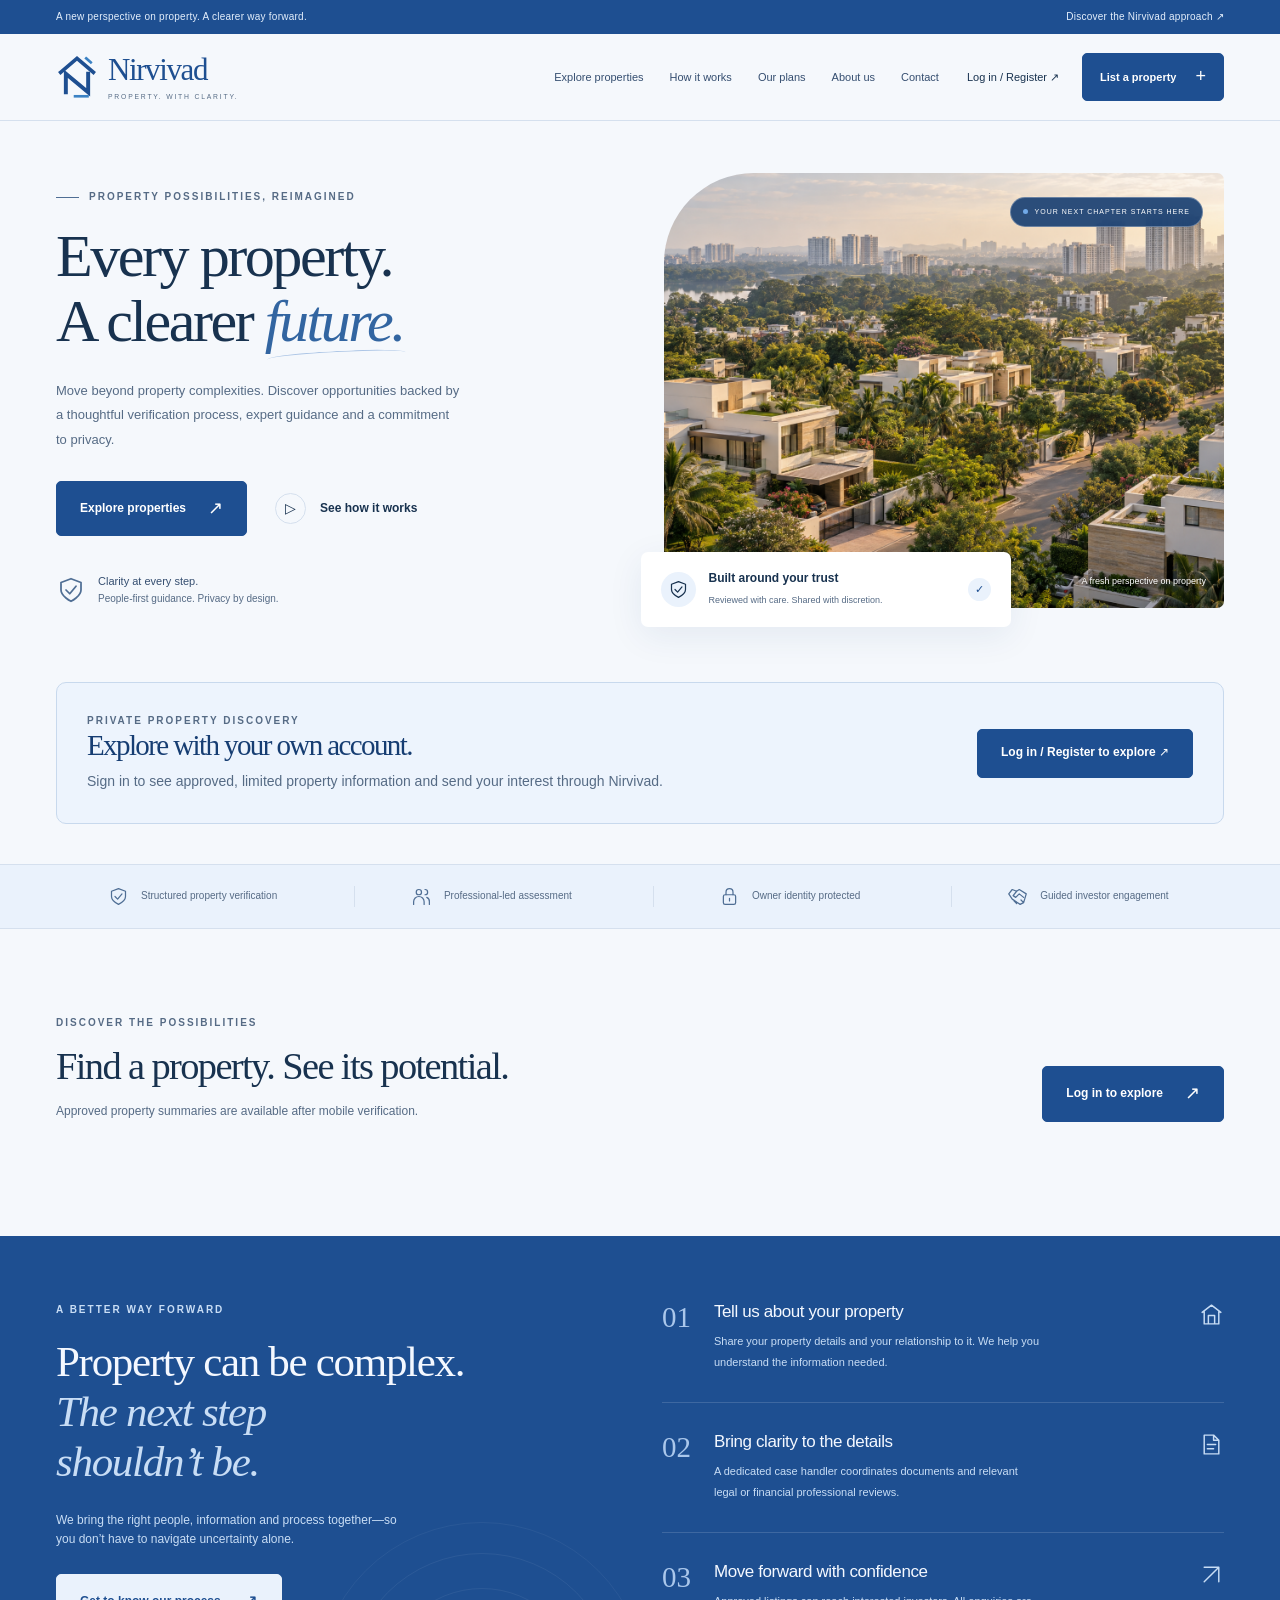
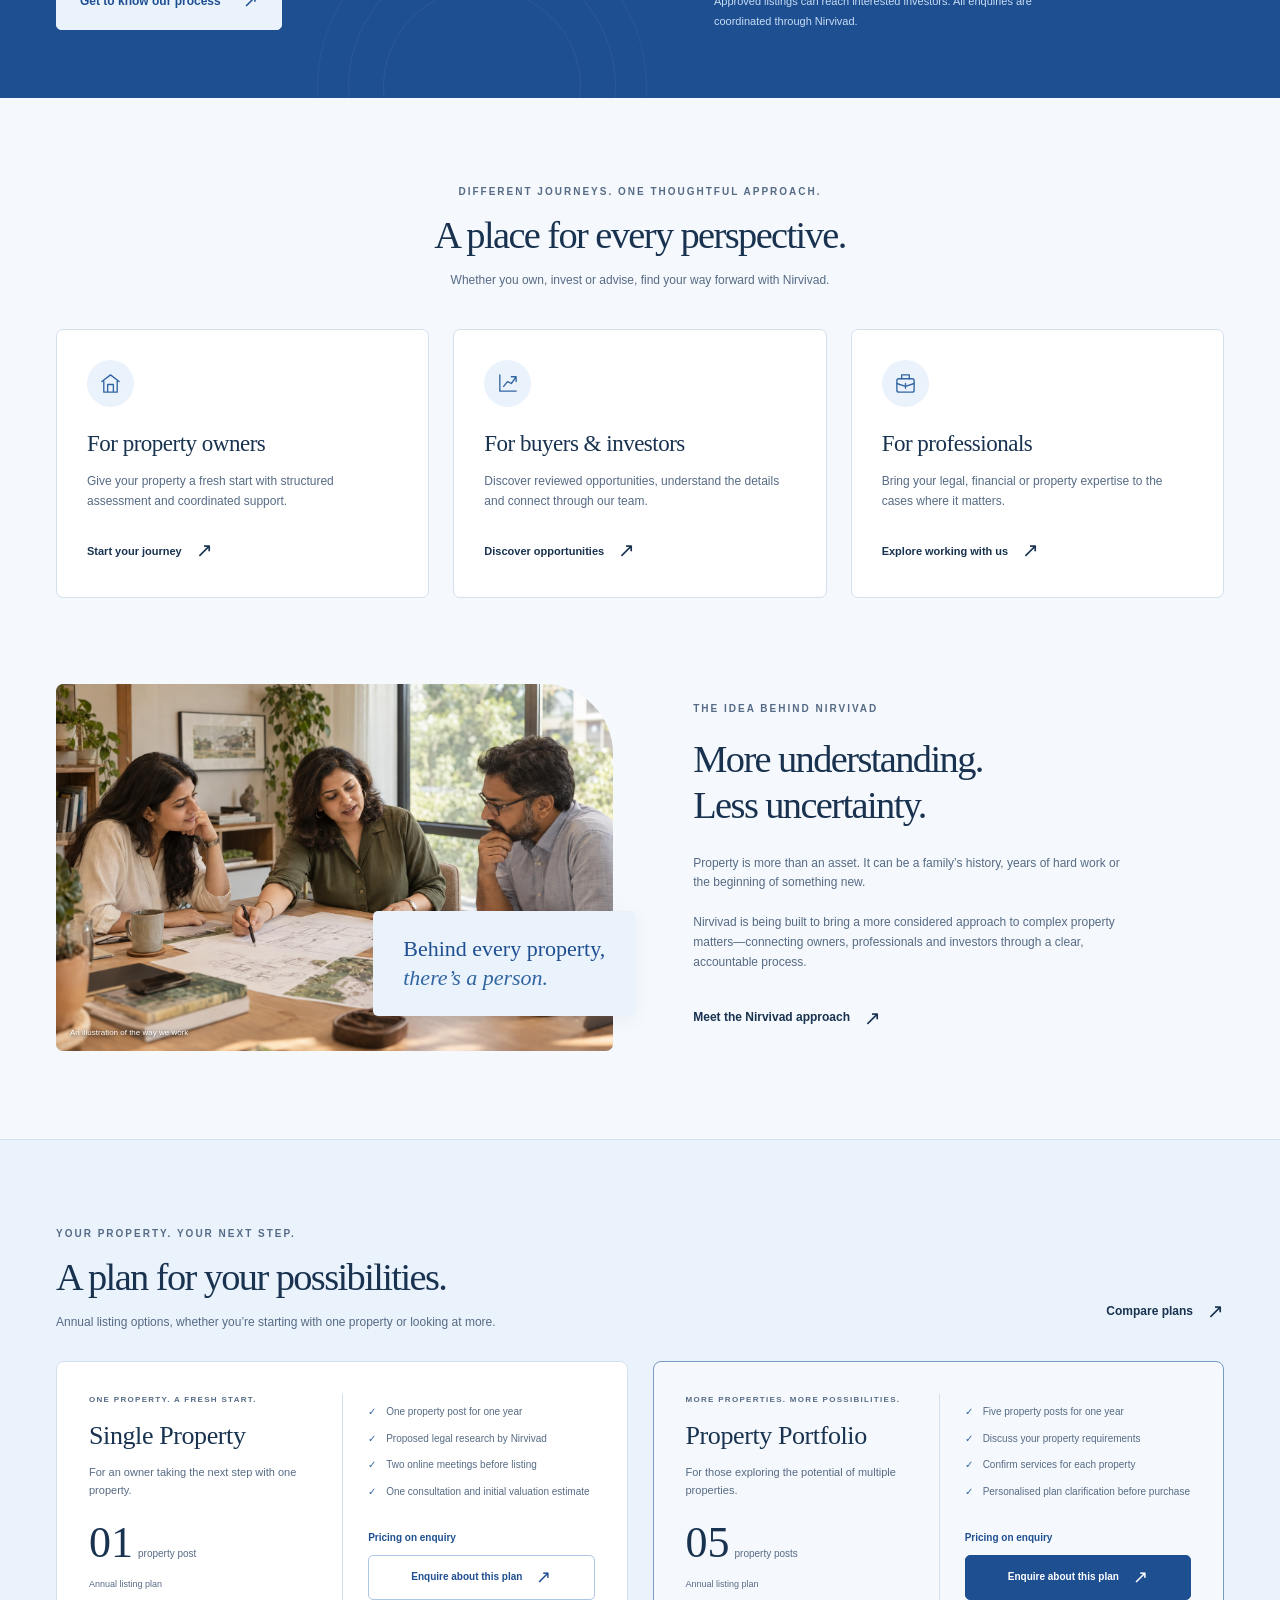
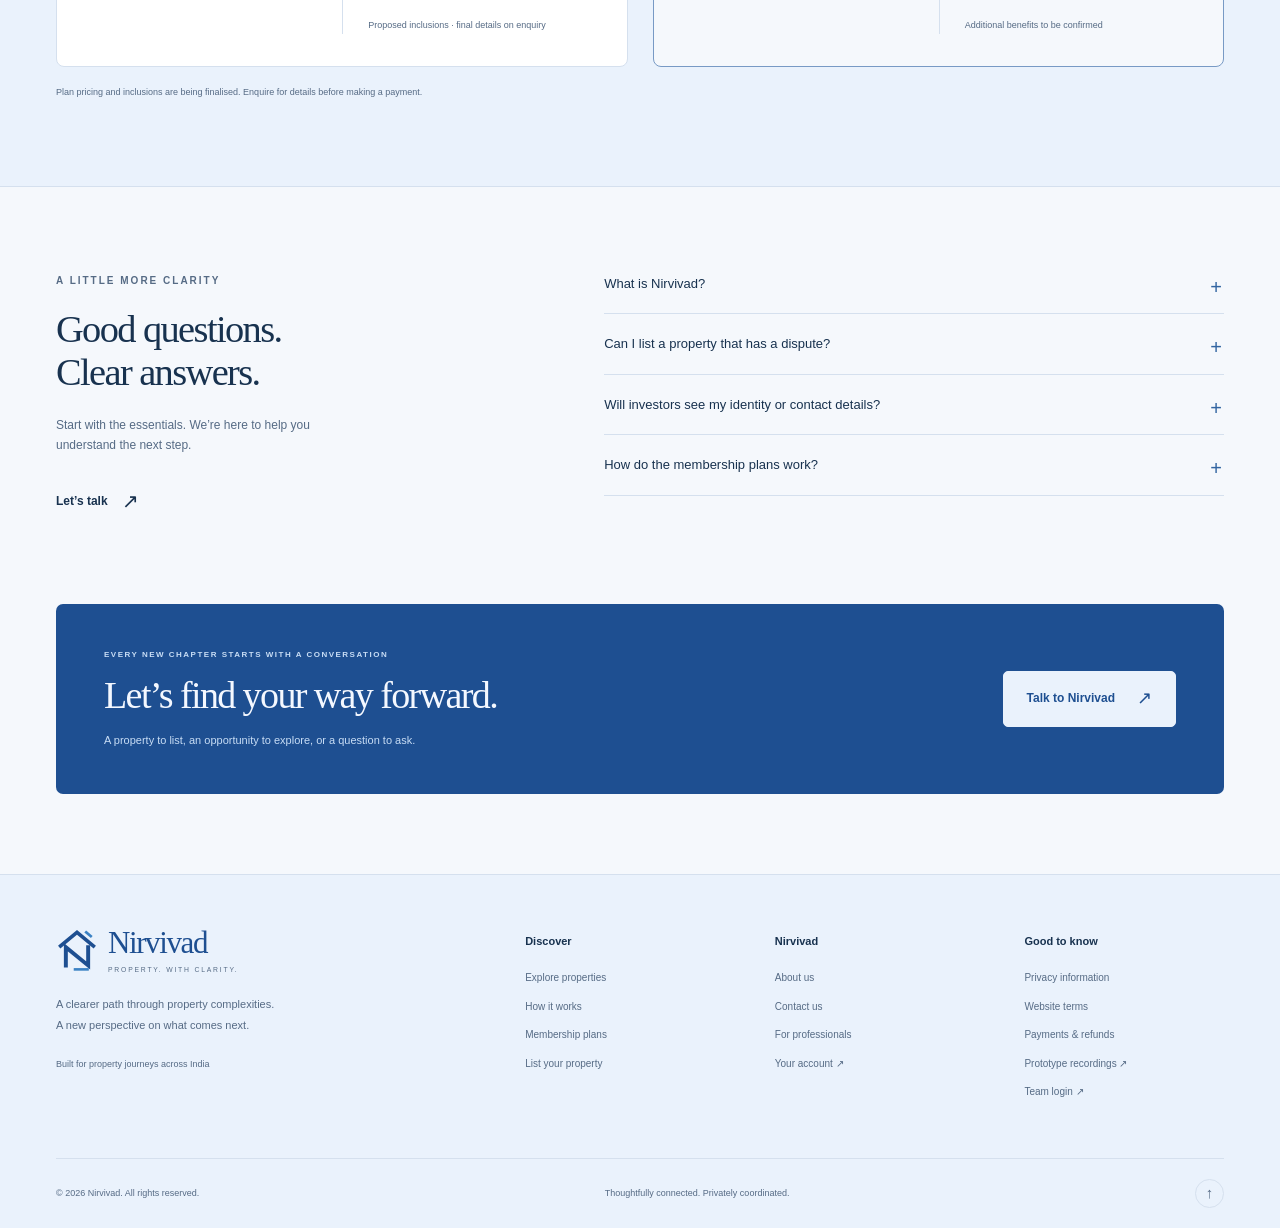
<file: index.html>
<!doctype html>
<html lang="en">
<head>
<meta charset="utf-8"><meta name="viewport" content="width=device-width, initial-scale=1"><meta name="theme-color" content="#1e4f91">
<meta name="description" content="A clearer path for your property. Discover Nirvivad's approach to property verification, professional guidance and privately coordinated investor opportunities.">
<title>Nirvivad — A clearer path for your property</title>
<link rel="icon" href="assets/nirvivad-mark.svg" type="image/svg+xml"><link rel="preload" href="assets/neighborhood.png" as="image" fetchpriority="high"><link rel="stylesheet" href="assets/website.css">
<script src="assets/website-content.js" defer></script><script src="assets/cms-content.js" defer></script><script src="assets/journey-store.js" defer></script><script src="assets/contact-store.js" defer></script><script src="assets/auth-modal.js" defer></script><script src="assets/website.js" defer></script>
<link rel="stylesheet" href="assets/auth-modal.css"></head>
<body>
<a class="skip-link" href="#main">Skip to content</a>
<div class="announcement"><div class="wrap announcement-inner"><span>A new perspective on property. A clearer way forward.</span><a href="#how">Discover the Nirvivad approach ↗</a></div></div>
<header class="site-header"><div class="wrap header-inner">
<a class="brand" href="#home" aria-label="Nirvivad home"><img src="assets/nirvivad-mark.svg" width="42" height="46" alt=""><span>Nirvivad<span class="brand-tagline">PROPERTY. WITH CLARITY.</span></span></a>
<nav class="main-nav" aria-label="Main navigation"><a href="#properties" data-nav="properties">Explore properties</a><a href="#how" data-nav="how">How it works</a><a href="#plans" data-nav="plans">Our plans</a><a href="#about" data-nav="about">About us</a><a href="#contact" data-nav="contact">Contact</a></nav>
<div class="header-actions"><a class="login-link" id="console-link" href="user/index.html">Log in / Register ↗</a><a class="button button-small" href="#contact?topic=List%20a%20property">List a property <span aria-hidden="true">+</span></a><button class="menu-button" id="menu-toggle" aria-expanded="false" aria-controls="mobile-nav" aria-label="Open navigation"><span></span><span></span></button></div>
</div><nav class="mobile-nav wrap" id="mobile-nav" aria-label="Mobile navigation" hidden><a href="#properties">Explore properties</a><a href="#how">How it works</a><a href="#plans">Our plans</a><a href="#about">About us</a><a href="#contact">Contact us</a><a href="user/index.html" id="mobile-console-link">Log in / Register ↗</a></nav></header>
<main id="main" tabindex="-1"></main>
<footer class="site-footer"><div class="wrap footer-grid"><div class="footer-brand"><a class="brand" href="#home"><img src="assets/nirvivad-mark.svg" width="42" height="46" alt=""><span>Nirvivad<span class="brand-tagline">PROPERTY. WITH CLARITY.</span></span></a><p>A clearer path through property complexities.<br>A new perspective on what comes next.</p><span class="footer-location">Built for property journeys across India</span></div><div><h2>Discover</h2><a href="#properties">Explore properties</a><a href="#how">How it works</a><a href="#plans">Membership plans</a><a href="#contact?topic=List%20a%20property">List your property</a></div><div><h2>Nirvivad</h2><a href="#about">About us</a><a href="#contact">Contact us</a><a href="#contact?topic=Join%20as%20a%20professional">For professionals</a><a href="user/index.html">Your account ↗</a></div><div><h2>Good to know</h2><a href="#privacy">Privacy information</a><a href="#terms">Website terms</a><a href="#refund">Payments & refunds</a><a href="recordings.html">Prototype recordings ↗</a><a href="admin/index.html">Team login ↗</a></div></div><div class="wrap footer-bottom"><span>© <span id="copyright-year">2026</span> Nirvivad. All rights reserved.</span><span>Thoughtfully connected. Privately coordinated.</span><a href="#home" class="back-to-top" aria-label="Back to home">↑</a></div></footer>
<dialog id="property-dialog" class="property-dialog" aria-labelledby="property-dialog-title"><button class="dialog-close" aria-label="Close property details">×</button><div id="property-dialog-content"></div></dialog>
<div id="toast" class="toast" role="status" hidden></div>
<noscript><div class="noscript-note"><h1>Nirvivad — Property. With clarity.</h1><p>We bring structured property review, professional guidance and private investor engagement together. Enable JavaScript to explore this website preview.</p></div></noscript>
</body></html>
</file>
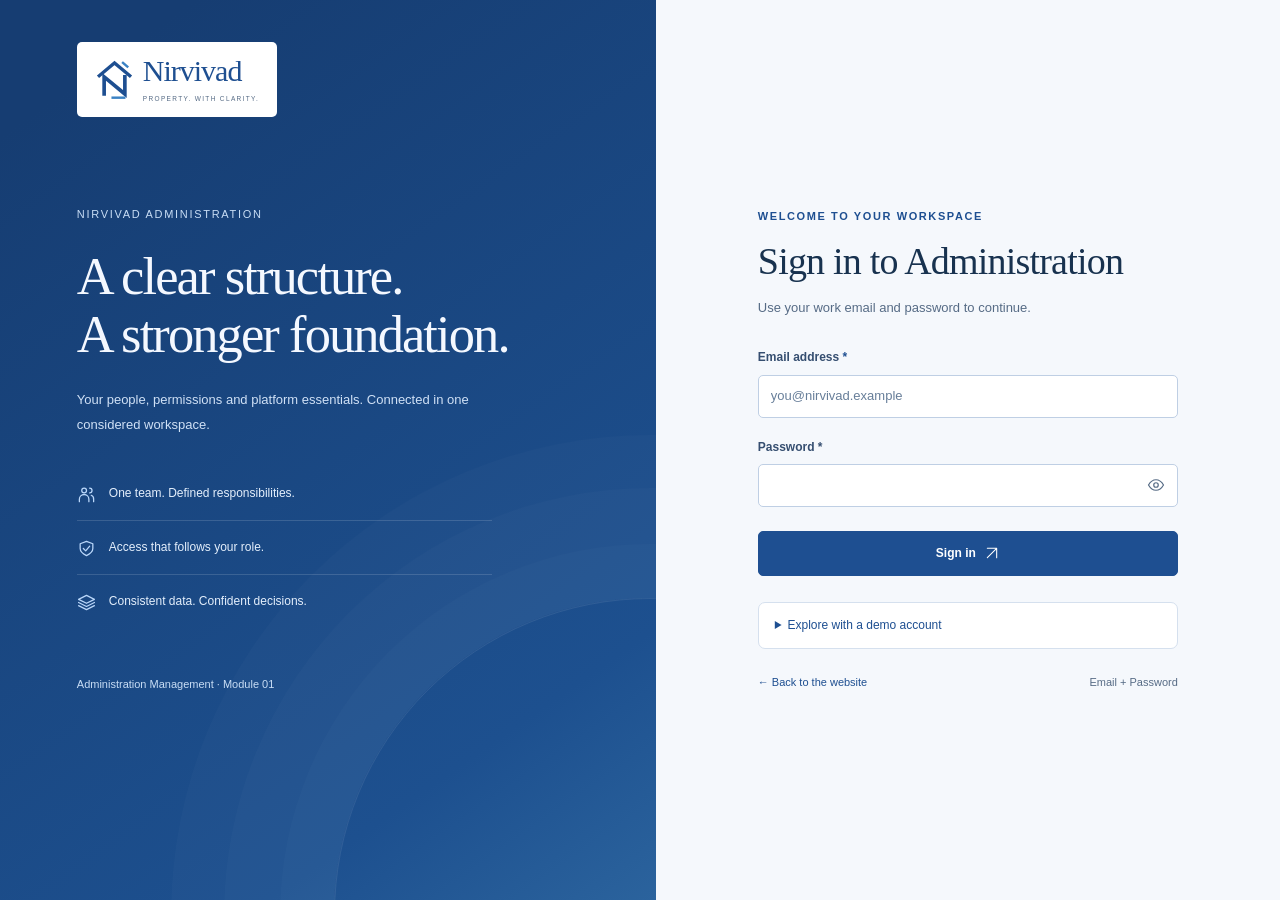
<file: admin/index.html>
<!doctype html>
<html lang="en">
<head>
<meta charset="utf-8"><meta name="viewport" content="width=device-width, initial-scale=1"><meta name="theme-color" content="#1e4f91">
<meta name="description" content="Nirvivad Administration — people, permissions, reference data, subscriptions and policy content.">
<title>Nirvivad — Administration</title>
<link rel="icon" href="../assets/nirvivad-mark.svg" type="image/svg+xml"><link rel="stylesheet" href="admin.css">
<script src="../assets/journey-store.js" defer></script><script src="../assets/contact-store.js" defer></script><script src="admin-store.js" defer></script><script src="admin-ui.js" defer></script>
</head>
<body>
<a href="#main" class="skip-link">Skip to main content</a>
<div id="app"><div class="loading-screen"><img src="../assets/nirvivad-mark.svg" alt="Nirvivad" width="58" height="65"><p>Preparing your administration workspace…</p></div></div>
<dialog id="admin-dialog" class="admin-dialog" aria-labelledby="dialog-title"></dialog>
<div id="toast" class="toast" role="status" hidden></div>
<noscript><p class="notice">Enable JavaScript to use the Administration prototype.</p></noscript>
</body></html>
</file>
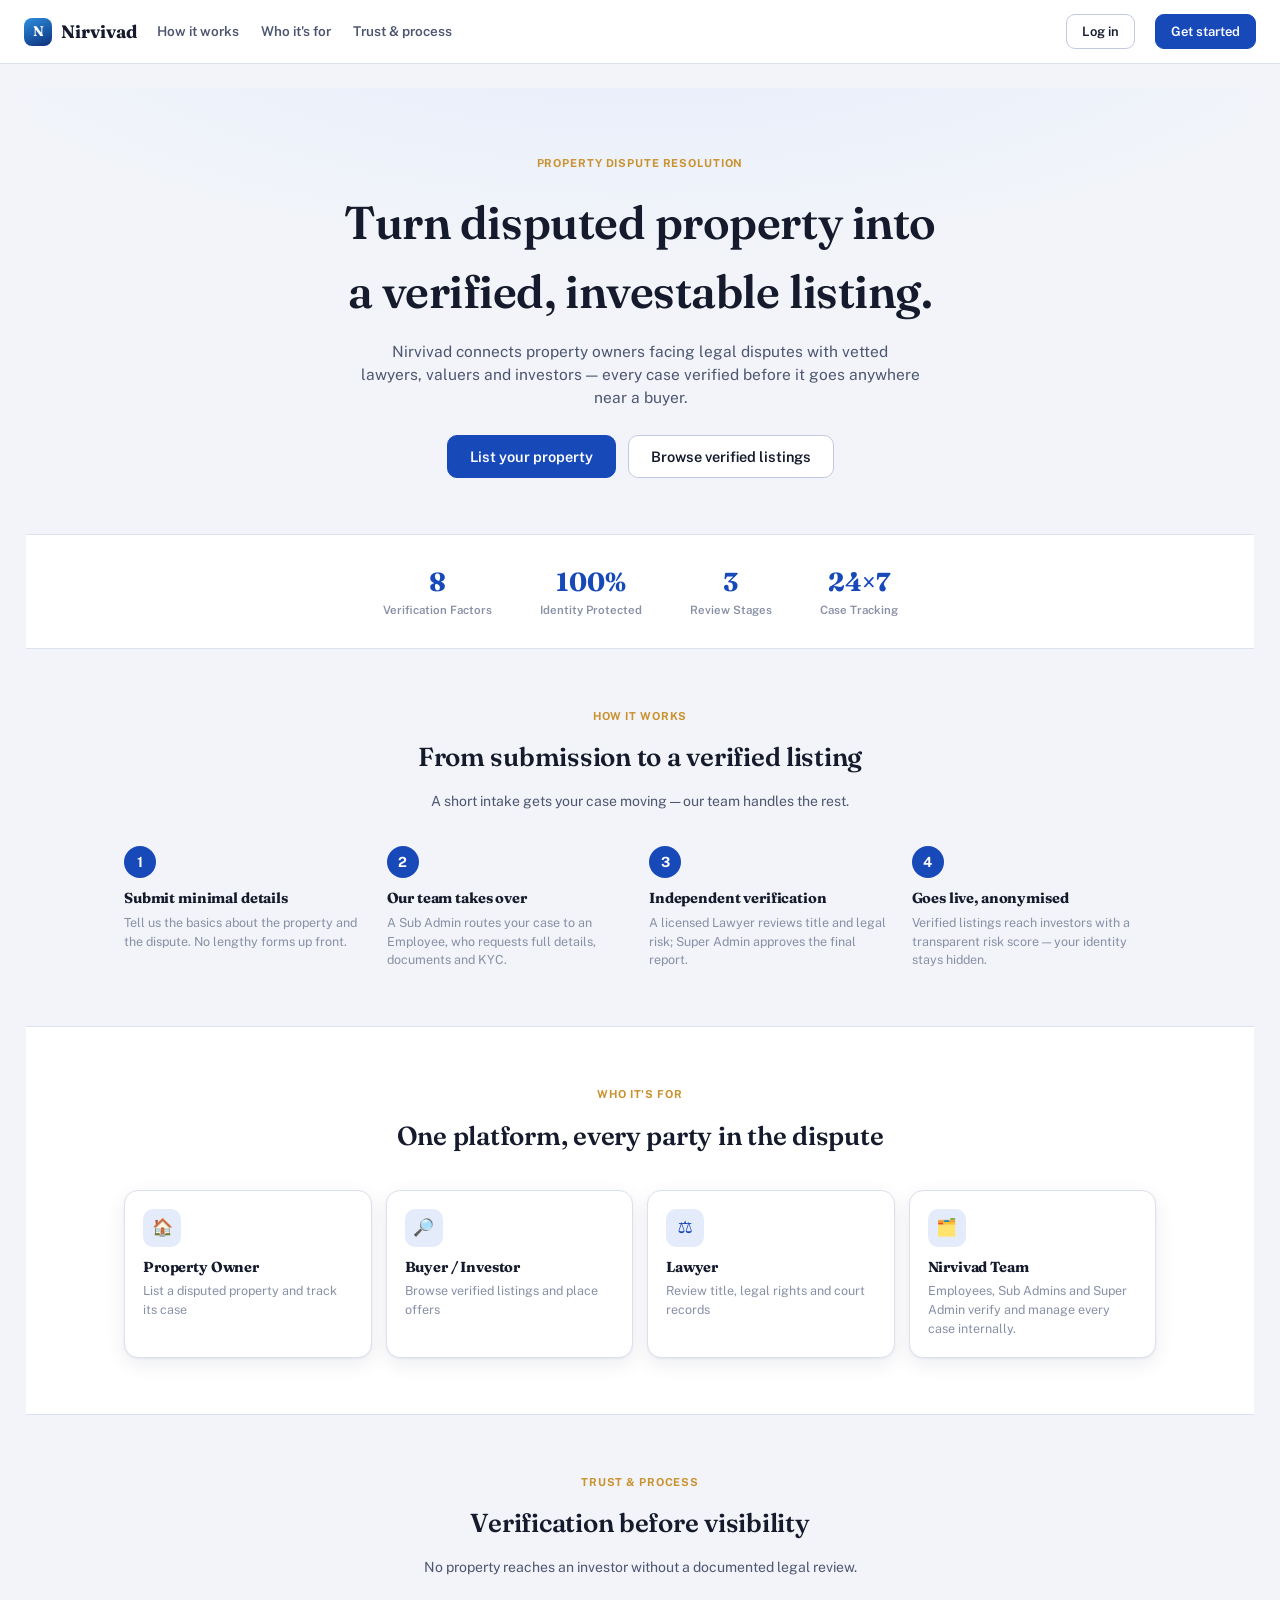
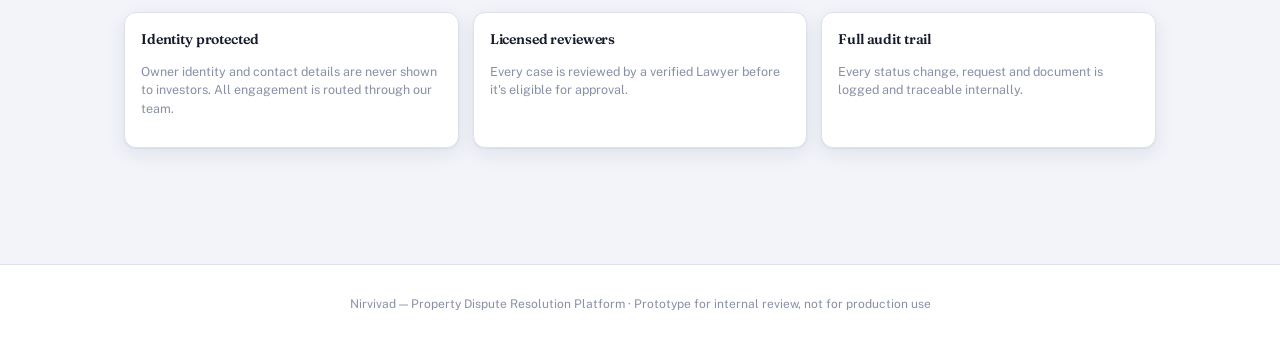
<file: nirvivad-clickable-prototype/index.html>
<!doctype html>
<html lang="en">
<head>
<meta charset="UTF-8">
<meta name="viewport" content="width=device-width, initial-scale=1.0">
<title>Nirvivad Case Flow</title>
<style>
  @import url('https://fonts.googleapis.com/css2?family=Fraunces:opsz,wght@9..144,500;9..144,600;9..144,700&family=Public+Sans:wght@400;500;600;700&family=JetBrains+Mono:wght@400;500;600&display=swap');

  :root{
    --ink:#151b2c;
    --ink-soft:#4d5670;
    --ink-faint:#8890a6;
    --bg:#f2f4f9;
    --surface:#ffffff;
    --surface-sunken:#e9ecf5;
    --border:#dce1ee;
    --border-strong:#c2cae0;
    --blue:#1749b8;
    --blue-deep:#0d2f7a;
    --blue-soft:#e4ecfc;
    --sky:#2e8fe0;
    --sky-soft:#e2f1fd;
    --gold:#c9922e;
    --gold-soft:#f7ecd8;
    --forest:#237a56;
    --forest-soft:#dff0e7;
    --brick:#c0432a;
    --brick-soft:#fbe5df;
    --shadow: 0 1px 2px rgba(13,29,74,.06), 0 6px 20px rgba(13,29,74,.08);
    color-scheme: light;
  }
  @media (prefers-color-scheme: dark){
    :root:not([data-theme="light"]){
      --ink:#eaedf7; --ink-soft:#b7bfd6; --ink-faint:#7d87a3;
      --bg:#0c1220; --surface:#131b2f; --surface-sunken:#1a2440;
      --border:#263252; --border-strong:#354672;
      --blue:#5f8cf0; --blue-deep:#9db6f7; --blue-soft:#1b2748;
      --sky:#6fb6f2; --sky-soft:#152540;
      --gold:#e0ac53; --gold-soft:#332411;
      --forest:#5fc79a; --forest-soft:#12291f;
      --brick:#e5876c; --brick-soft:#331c15;
      --shadow: 0 1px 2px rgba(0,0,0,.35), 0 8px 24px rgba(0,0,0,.4);
      color-scheme: dark;
    }
  }
  :root[data-theme="dark"]{
    --ink:#eaedf7; --ink-soft:#b7bfd6; --ink-faint:#7d87a3;
    --bg:#0c1220; --surface:#131b2f; --surface-sunken:#1a2440;
    --border:#263252; --border-strong:#354672;
    --blue:#5f8cf0; --blue-deep:#9db6f7; --blue-soft:#1b2748;
    --sky:#6fb6f2; --sky-soft:#152540;
    --gold:#e0ac53; --gold-soft:#332411;
    --forest:#5fc79a; --forest-soft:#12291f;
    --brick:#e5876c; --brick-soft:#331c15;
    --shadow: 0 1px 2px rgba(0,0,0,.35), 0 8px 24px rgba(0,0,0,.4);
    color-scheme: dark;
  }

  *{box-sizing:border-box;}
  html,body{ height:100%; margin:0; }
  img{ max-width:100%; }
  [hidden]{ display:none !important; }
  body{
    background:var(--bg); color:var(--ink);
    font-family:'Public Sans', system-ui, sans-serif;
    font-size:14px; line-height:1.5;
  }
  h1,h2,h3,.display{ font-family:'Fraunces', Georgia, serif; text-wrap:balance; letter-spacing:-0.01em; }
  .mono{ font-family:'JetBrains Mono', ui-monospace, monospace; letter-spacing:-0.01em; }
  button{ font-family:inherit; }
  a{ color:var(--blue); }
  ::selection{ background:var(--blue-soft); }
  :focus-visible{ outline:2px solid var(--blue); outline-offset:2px; }
  #app{ min-height:100%; display:flex; flex-direction:column; }

  /* ---------- Marketing site ---------- */
  .site-header{
    position:sticky; top:env(safe-area-inset-top,0px); z-index:40;
    background:var(--surface); border-bottom:1px solid var(--border);
    padding:14px 24px; padding-top:calc(14px + env(safe-area-inset-top,0px));
    display:flex; align-items:center; gap:20px;
  }
  .brand{ display:flex; align-items:center; gap:9px; font-family:'Fraunces',serif; font-weight:700; font-size:18px; white-space:nowrap; color:var(--ink); }
  .brand .mark{
    width:28px; height:28px; border-radius:8px;
    background:linear-gradient(155deg,var(--sky),var(--blue-deep));
    display:flex; align-items:center; justify-content:center;
    font-family:'Fraunces',serif; font-weight:700; font-size:14px; color:#fff; flex-shrink:0;
  }
  .site-nav{ display:flex; gap:22px; flex:1; }
  .site-nav a{ color:var(--ink-soft); text-decoration:none; font-weight:600; font-size:13.5px; cursor:pointer; }
  .site-nav a:hover{ color:var(--ink); }
  @media (max-width:760px){ .site-nav{ display:none; } }

  .site-main{ flex:1; }
  .hero{
    padding:64px 24px 56px; text-align:center;
    background: radial-gradient(1100px 420px at 50% -120px, var(--blue-soft), transparent 70%);
  }
  .hero .eyebrow{ justify-content:center; }
  .hero h1{ font-size:clamp(30px,5vw,46px); font-weight:600; max-width:760px; margin:10px auto 14px; }
  .hero .lead{ max-width:560px; margin:0 auto 26px; color:var(--ink-soft); font-size:15.5px; }
  .hero .cta-row{ display:flex; gap:12px; justify-content:center; flex-wrap:wrap; }

  .stat-strip{
    display:flex; justify-content:center; gap:48px; flex-wrap:wrap;
    padding:28px 24px; border-top:1px solid var(--border); border-bottom:1px solid var(--border);
    background:var(--surface);
  }
  .stat-strip .s{ text-align:center; }
  .stat-strip .s .n{ font-family:'Fraunces',serif; font-weight:700; font-size:26px; color:var(--blue); }
  .stat-strip .s .l{ font-size:11.5px; color:var(--ink-faint); font-weight:600; }

  .site-section{ max-width:1080px; margin:0 auto; padding:56px 24px; }
  .site-section .head{ text-align:center; max-width:600px; margin:0 auto 34px; }
  .site-section .head h2{ font-size:26px; font-weight:600; margin:8px 0 8px; }
  .site-section .head p{ color:var(--ink-soft); font-size:14px; }

  .role-grid{ display:grid; grid-template-columns:repeat(4,1fr); gap:14px; }
  @media (max-width:900px){ .role-grid{ grid-template-columns:repeat(2,1fr); } }
  @media (max-width:520px){ .role-grid{ grid-template-columns:1fr; } }
  .role-card{ background:var(--surface); border:1px solid var(--border); border-radius:14px; padding:18px; box-shadow:var(--shadow); }
  .role-card .ic{ width:38px; height:38px; border-radius:10px; background:var(--blue-soft); color:var(--blue); display:flex; align-items:center; justify-content:center; font-size:17px; margin-bottom:10px; }
  .role-card h3{ font-size:14.5px; margin:0 0 4px; }
  .role-card p{ font-size:12.5px; color:var(--ink-faint); margin:0; }

  .flow-steps{ display:flex; gap:18px; counter-reset:flow; }
  @media (max-width:760px){ .flow-steps{ flex-direction:column; } }
  .flow-step{ flex:1; position:relative; }
  .flow-step .num{
    width:32px; height:32px; border-radius:50%; background:var(--blue); color:#fff;
    display:flex; align-items:center; justify-content:center; font-weight:700; font-size:14px; margin-bottom:10px;
  }
  .flow-step h3{ font-size:14.5px; margin:0 0 4px; }
  .flow-step p{ font-size:12.5px; color:var(--ink-faint); margin:0; }

  .site-footer{ border-top:1px solid var(--border); padding:30px 24px; text-align:center; color:var(--ink-faint); font-size:12px; background:var(--surface); }

  /* ---------- Auth screens ---------- */
  .auth-wrap{ flex:1; display:flex; align-items:center; justify-content:center; padding:40px 20px; background:var(--bg); }
  .auth-card{ width:100%; max-width:380px; background:var(--surface); border:1px solid var(--border); border-radius:16px; padding:30px 28px; box-shadow:var(--shadow); }
  .auth-card .brand{ justify-content:center; margin-bottom:22px; }
  .auth-card h1{ font-size:20px; font-weight:600; text-align:center; margin:0 0 6px; }
  .auth-card .sub{ text-align:center; color:var(--ink-soft); font-size:13px; margin-bottom:22px; }
  .otp-row{ display:flex; gap:8px; justify-content:center; margin-bottom:16px; }
  .otp-row input{
    width:42px; height:50px; text-align:center; font-size:19px; font-weight:700;
    border:1px solid var(--border-strong); border-radius:9px; background:var(--surface); color:var(--ink);
  }
  .otp-row input:focus{ outline:2px solid var(--blue); outline-offset:1px; }
  .auth-foot{ text-align:center; font-size:12.5px; color:var(--ink-faint); margin-top:14px; }
  .auth-foot a{ font-weight:600; cursor:pointer; }

  .role-pick-grid{ display:grid; grid-template-columns:1fr 1fr; gap:10px; margin-bottom:8px; }
  @media (max-width:420px){ .role-pick-grid{ grid-template-columns:1fr; } }
  .role-pick{ border:1px solid var(--border); border-radius:11px; padding:12px; cursor:pointer; text-align:left; background:var(--surface); }
  .role-pick .ic{ font-size:17px; margin-bottom:4px; }
  .role-pick .t{ font-weight:700; font-size:12.5px; }
  .role-pick:hover{ border-color:var(--blue); }
  .role-pick.checked{ border-color:var(--blue); background:var(--blue-soft); }

  /* ---------- App shell ---------- */
  .topbar{
    position:sticky; top:env(safe-area-inset-top,0px); z-index:40;
    background:var(--blue-deep); color:#fff;
    padding:10px 18px; padding-top:calc(10px + env(safe-area-inset-top,0px));
    display:flex; align-items:center; gap:14px; box-shadow:var(--shadow);
  }
  .topbar .brand{ color:#fff; }
  .topbar-spacer{ flex:1; }
  .role-select-wrap{ position:relative; }
  select.role-select{
    appearance:none; background:rgba(255,255,255,.12); color:#fff;
    border:1px solid rgba(255,255,255,.24); border-radius:8px;
    padding:7px 30px 7px 12px; font-size:13px; font-weight:600; cursor:pointer; max-width:46vw;
  }
  select.role-select option{ color:#111; }
  .role-select-wrap::after{
    content:"▾"; position:absolute; right:10px; top:50%; transform:translateY(-50%);
    font-size:10px; color:rgba(255,255,255,.7); pointer-events:none;
  }
  .badge-verified{
    display:flex; align-items:center; gap:5px; font-size:11.5px; font-weight:600;
    background:rgba(95,199,154,.18); border:1px solid rgba(95,199,154,.4);
    color:#bdedd6; padding:5px 9px; border-radius:999px; white-space:nowrap;
  }
  .badge-verified .dot{ width:6px; height:6px; border-radius:50%; background:#5fc79a; }
  .bell{
    position:relative; width:32px; height:32px; border-radius:8px; border:none;
    background:rgba(255,255,255,.1); color:#fff; cursor:pointer; font-size:15px;
    display:flex; align-items:center; justify-content:center; flex-shrink:0;
  }
  .bell:hover{ background:rgba(255,255,255,.18); }
  .bell .pip{ position:absolute; top:4px; right:5px; width:8px; height:8px; border-radius:50%; background:var(--gold); border:1.5px solid var(--blue-deep); }
  .notif-panel{
    position:absolute; right:18px; top:52px; width:320px; max-width:calc(100vw - 36px);
    background:var(--surface); border:1px solid var(--border); border-radius:12px; box-shadow:var(--shadow); z-index:60; overflow:hidden;
  }
  .notif-panel .h{ padding:12px 14px; border-bottom:1px solid var(--border); font-weight:700; font-size:13px; }
  .notif-item{ padding:11px 14px; border-bottom:1px solid var(--border); font-size:12.5px; }
  .notif-item:last-child{ border-bottom:none; }
  .notif-item .t{ font-weight:600; margin-bottom:2px; }
  .notif-item .d{ color:var(--ink-faint); font-size:11.5px; }

  .body-row{ flex:1; display:flex; min-height:0; }
  .rail{ width:220px; flex-shrink:0; background:var(--surface); border-right:1px solid var(--border); padding:16px 10px; display:flex; flex-direction:column; gap:2px; }
  .rail .rail-label{ font-size:10.5px; font-weight:700; letter-spacing:.07em; text-transform:uppercase; color:var(--ink-faint); padding:8px 10px 6px; }
  .rail button.nav-item{ display:flex; align-items:center; gap:9px; text-align:left; border:none; background:none; padding:9px 10px; border-radius:8px; font-size:13px; font-weight:600; color:var(--ink-soft); cursor:pointer; }
  .rail button.nav-item .ic{ width:17px; text-align:center; opacity:.8; }
  .rail button.nav-item:hover{ background:var(--surface-sunken); color:var(--ink); }
  .rail button.nav-item.active{ background:var(--blue); color:#fff; }

  main{ flex:1; min-width:0; padding:24px 26px 60px; overflow-y:auto; }
  .container{ max-width:1080px; margin:0 auto; }

  .eyebrow{ display:inline-flex; align-items:center; gap:6px; font-size:11px; font-weight:700; letter-spacing:.08em; text-transform:uppercase; color:var(--gold); margin-bottom:6px; }
  .page-head{ margin-bottom:22px; }
  .page-head h1{ font-size:26px; font-weight:600; margin:0 0 4px; }
  .page-head .sub{ color:var(--ink-soft); font-size:13.5px; }

  .grid{ display:grid; gap:14px; }
  .grid-4{ grid-template-columns:repeat(4,1fr); }
  .grid-3{ grid-template-columns:repeat(3,1fr); }
  .grid-2{ grid-template-columns:1fr 1fr; }
  @media (max-width:900px){ .grid-4{grid-template-columns:repeat(2,1fr);} .grid-3{grid-template-columns:repeat(2,1fr);} .grid-2{grid-template-columns:1fr;} }

  .card{ background:var(--surface); border:1px solid var(--border); border-radius:12px; padding:16px; box-shadow:var(--shadow); }
  .card h3{ font-size:14px; font-weight:600; margin:0 0 3px; }

  .stat-tile .num{ font-family:'Fraunces',serif; font-size:28px; font-weight:600; line-height:1; margin:2px 0 4px; font-variant-numeric:tabular-nums; }
  .stat-tile .lbl{ font-size:12px; color:var(--ink-soft); font-weight:600; }
  .stat-tile .delta{ font-size:11px; margin-top:6px; font-weight:600; }
  .delta.up{ color:var(--forest); } .delta.warn{ color:var(--gold); } .delta.down{ color:var(--brick); }

  .pill{ display:inline-flex; align-items:center; gap:5px; font-size:11px; font-weight:700; padding:4px 9px; border-radius:999px; white-space:nowrap; letter-spacing:.01em; }
  .pill .dot{ width:6px; height:6px; border-radius:50%; }
  .pill.draft{ background:var(--surface-sunken); color:var(--ink-soft); } .pill.draft .dot{ background:var(--ink-faint); }
  .pill.submitted{ background:var(--sky-soft); color:var(--sky); } .pill.submitted .dot{ background:var(--sky); }
  .pill.assigned{ background:var(--sky-soft); color:var(--sky); } .pill.assigned .dot{ background:var(--sky); }
  .pill.queue{ background:var(--sky-soft); color:var(--sky); } .pill.queue .dot{ background:var(--sky); }
  .pill.clarification{ background:var(--gold-soft); color:var(--gold); } .pill.clarification .dot{ background:var(--gold); }
  .pill.verification{ background:var(--gold-soft); color:var(--gold); } .pill.verification .dot{ background:var(--gold); }
  .pill.review{ background:var(--gold-soft); color:var(--gold); } .pill.review .dot{ background:var(--gold); }
  .pill.approved{ background:var(--forest-soft); color:var(--forest); } .pill.approved .dot{ background:var(--forest); }
  .pill.rejected{ background:var(--brick-soft); color:var(--brick); } .pill.rejected .dot{ background:var(--brick); }
  .pill.closed{ background:var(--surface-sunken); color:var(--ink-soft); } .pill.closed .dot{ background:var(--ink-faint); }

  .tag-indicative{ display:inline-flex; align-items:center; gap:4px; font-size:9.5px; font-weight:700; text-transform:uppercase; letter-spacing:.05em; color:var(--gold); border:1px solid var(--gold); border-radius:5px; padding:1.5px 5px; vertical-align:1px; }

  .btn{ display:inline-flex; align-items:center; justify-content:center; gap:6px; border-radius:9px; border:1px solid var(--border-strong); background:var(--surface); color:var(--ink); font-weight:600; font-size:13px; padding:9px 15px; cursor:pointer; }
  .btn:hover{ background:var(--surface-sunken); }
  .btn-primary{ background:var(--blue); border-color:var(--blue); color:#fff; }
  .btn-primary:hover{ background:var(--blue-deep); border-color:var(--blue-deep); }
  .btn-accent{ background:var(--gold); border-color:var(--gold); color:#251a06; }
  .btn-accent:hover{ filter:brightness(1.06); }
  .btn-danger{ background:var(--surface); border-color:var(--brick); color:var(--brick); }
  .btn-danger:hover{ background:var(--brick-soft); }
  .btn-ghost{ background:transparent; border-color:transparent; color:var(--ink-soft); }
  .btn-lg{ padding:12px 22px; font-size:14.5px; border-radius:10px; }
  .btn-sm{ padding:6px 11px; font-size:12px; }
  .btn:disabled{ opacity:.45; cursor:not-allowed; }
  .btn-block{ width:100%; }

  .case-row{ display:flex; align-items:center; gap:12px; padding:13px 14px; border:1px solid var(--border); border-radius:10px; background:var(--surface); margin-bottom:8px; cursor:pointer; }
  .case-row:hover{ border-color:var(--border-strong); box-shadow:var(--shadow); }
  .case-row .ref{ font-weight:700; font-size:12.5px; width:112px; flex-shrink:0; }
  .case-row .info{ flex:1; min-width:0; }
  .case-row .info .t{ font-weight:600; font-size:13px; white-space:nowrap; overflow:hidden; text-overflow:ellipsis; }
  .case-row .info .m{ font-size:11.5px; color:var(--ink-faint); margin-top:2px; }
  .case-row .side{ flex-shrink:0; display:flex; align-items:center; gap:10px; }

  .timeline{ position:relative; padding-left:26px; }
  .timeline::before{ content:""; position:absolute; left:9px; top:6px; bottom:6px; width:2px; background:var(--border); }
  .tl-step{ position:relative; padding-bottom:20px; }
  .tl-step:last-child{ padding-bottom:0; }
  .tl-step::before{ content:""; position:absolute; left:-26px; top:2px; width:18px; height:18px; border-radius:50%; background:var(--surface); border:2px solid var(--border-strong); }
  .tl-step.done::before{ background:var(--forest); border-color:var(--forest); }
  .tl-step.current::before{ background:var(--gold); border-color:var(--gold); box-shadow:0 0 0 4px var(--gold-soft); }
  .tl-step .tt{ font-weight:600; font-size:13px; }
  .tl-step .td{ font-size:12px; color:var(--ink-faint); margin-top:2px; }

  .field{ margin-bottom:14px; }
  .field label{ display:block; font-size:12.5px; font-weight:600; margin-bottom:5px; }
  .field .hint{ font-size:11px; color:var(--ink-faint); margin-top:4px; }
  .field input[type=text], .field input[type=number], .field input[type=date], .field input[type=email], .field select, .field textarea{
    width:100%; border:1px solid var(--border-strong); background:var(--surface); color:var(--ink); border-radius:8px; padding:9px 11px; font-size:13px; font-family:inherit;
  }
  .field textarea{ resize:vertical; min-height:70px; }
  .field input:focus, .field select:focus, .field textarea:focus{ outline:2px solid var(--blue); outline-offset:1px; }
  .radio-group{ display:flex; flex-direction:column; gap:8px; }
  .radio-opt{ display:flex; align-items:flex-start; gap:9px; padding:10px 11px; border:1px solid var(--border); border-radius:9px; cursor:pointer; }
  .radio-opt:has(input:checked){ border-color:var(--blue); background:var(--blue-soft); }
  .radio-opt input{ margin-top:2px; }
  .radio-opt .ot{ font-weight:600; font-size:13px; }
  .radio-opt .od{ font-size:11.5px; color:var(--ink-faint); }

  .stepper{ display:flex; gap:4px; margin-bottom:22px; flex-wrap:wrap; }
  .step-chip{ display:flex; align-items:center; gap:6px; font-size:11px; font-weight:700; padding:6px 10px; border-radius:999px; background:var(--surface-sunken); color:var(--ink-faint); white-space:nowrap; }
  .step-chip .n{ width:16px; height:16px; border-radius:50%; background:var(--border-strong); color:var(--surface); display:flex; align-items:center; justify-content:center; font-size:9.5px; }
  .step-chip.done{ color:var(--forest); background:var(--forest-soft); } .step-chip.done .n{ background:var(--forest); }
  .step-chip.active{ color:var(--blue); background:var(--blue-soft); } .step-chip.active .n{ background:var(--blue); color:#fff; }

  .upload-slot{ display:flex; align-items:center; justify-content:space-between; gap:10px; border:1px dashed var(--border-strong); border-radius:9px; padding:11px 13px; margin-bottom:8px; }
  .upload-slot.uploaded{ border-style:solid; border-color:var(--forest); background:var(--forest-soft); }
  .upload-slot .ut{ font-size:12.5px; font-weight:600; }
  .upload-slot .req{ font-size:10.5px; color:var(--brick); font-weight:700; text-transform:uppercase; margin-left:6px; }
  .upload-slot .opt{ font-size:10.5px; color:var(--ink-faint); font-weight:700; text-transform:uppercase; margin-left:6px; }

  .divider{ height:1px; background:var(--border); margin:20px 0; }

  .callout{ border-radius:10px; padding:12px 14px; font-size:12.5px; display:flex; gap:10px; align-items:flex-start; }
  .callout.info{ background:var(--sky-soft); color:var(--ink); border:1px solid var(--border); }
  .callout.warn{ background:var(--gold-soft); border:1px solid var(--gold); }
  .callout.lock{ background:var(--surface-sunken); border:1px solid var(--border); color:var(--ink-soft); }

  .empty{ text-align:center; padding:50px 20px; color:var(--ink-faint); }
  .empty .ic{ font-size:30px; margin-bottom:10px; }

  table.datatable{ width:100%; border-collapse:collapse; font-size:12.5px; }
  table.datatable th{ text-align:left; font-size:10.5px; text-transform:uppercase; letter-spacing:.05em; color:var(--ink-faint); padding:8px 10px; border-bottom:1px solid var(--border); }
  table.datatable td{ padding:10px; border-bottom:1px solid var(--border); vertical-align:middle; }
  table.datatable tr:last-child td{ border-bottom:none; }
  table.datatable tr:hover td{ background:var(--surface-sunken); }

  .meter{ height:7px; border-radius:99px; background:var(--surface-sunken); overflow:hidden; }
  .meter .fill{ height:100%; border-radius:99px; background:var(--blue); }
  .meter .fill.warn{ background:var(--gold); }
  .meter .fill.full{ background:var(--brick); }

  .modal-backdrop{ position:fixed; inset:0; background:rgba(10,16,32,.55); z-index:100; display:flex; align-items:center; justify-content:center; padding:20px; }
  .modal{ background:var(--surface); border-radius:14px; max-width:520px; width:100%; max-height:85vh; overflow-y:auto; box-shadow:var(--shadow); border:1px solid var(--border); }
  .modal-head{ padding:18px 20px; border-bottom:1px solid var(--border); display:flex; align-items:center; justify-content:space-between; }
  .modal-head h2{ font-size:17px; margin:0; }
  .modal-body{ padding:20px; }
  .modal-foot{ padding:14px 20px; border-top:1px solid var(--border); display:flex; justify-content:flex-end; gap:10px; }
  .x-close{ border:none; background:none; font-size:18px; cursor:pointer; color:var(--ink-faint); width:28px; height:28px; }

  .toast-stack{ position:fixed; bottom:22px; right:22px; z-index:200; display:flex; flex-direction:column; gap:8px; align-items:flex-end; }
  .toast{ background:var(--ink); color:var(--bg); padding:11px 16px; border-radius:9px; font-size:12.5px; font-weight:600; box-shadow:var(--shadow); display:flex; align-items:center; gap:8px; animation:toastin .18s ease-out; }
  @keyframes toastin{ from{ opacity:0; transform:translateY(6px);} to{ opacity:1; transform:none;} }
  .toast .ic{ color:var(--forest); }

  .kv{ display:flex; justify-content:space-between; gap:10px; padding:7px 0; border-bottom:1px solid var(--border); font-size:12.5px; }
  .kv:last-child{ border-bottom:none; }
  .kv .k{ color:var(--ink-faint); }
  .kv .v{ font-weight:600; text-align:right; }

  .avatar{ width:30px; height:30px; border-radius:50%; background:var(--blue-soft); color:var(--blue); display:flex; align-items:center; justify-content:center; font-weight:700; font-size:12px; flex-shrink:0; }

  .ranking-bar{ display:flex; align-items:center; gap:10px; margin-bottom:9px; }
  .ranking-bar .rl{ width:150px; font-size:11.5px; color:var(--ink-soft); flex-shrink:0; }
  .ranking-bar .rt{ flex:1; }
  .ranking-bar .rv{ width:60px; text-align:right; font-size:11.5px; font-weight:700; font-variant-numeric:tabular-nums; flex-shrink:0; }

  .redacted{ background:repeating-linear-gradient(135deg, var(--surface-sunken), var(--surface-sunken) 4px, var(--border) 4px, var(--border) 8px); color:transparent; border-radius:4px; user-select:none; }

  .hero-score{ display:flex; align-items:center; gap:16px; padding:16px; background:var(--sky-soft); border-radius:12px; margin-bottom:16px; }
  .hero-score .ring{ width:64px; height:64px; border-radius:50%; flex-shrink:0; background:conic-gradient(var(--forest) calc(var(--pct,72)*1%), var(--surface-sunken) 0); display:flex; align-items:center; justify-content:center; }
  .hero-score .ring .inner{ width:50px; height:50px; border-radius:50%; background:var(--surface); display:flex; align-items:center; justify-content:center; font-family:'Fraunces',serif; font-weight:700; font-size:16px; }

  .org-tree{ font-size:12.5px; }
  .org-node{ display:flex; align-items:center; gap:10px; padding:9px 11px; border:1px solid var(--border); border-radius:9px; margin-bottom:6px; background:var(--surface); }
  .org-node.l2{ margin-left:22px; border-left:3px solid var(--sky); }
  .org-node.l3{ margin-left:44px; border-left:3px solid var(--gold); }
  .org-node .role-tag{ font-size:9.5px; font-weight:700; text-transform:uppercase; padding:2px 6px; border-radius:5px; background:var(--surface-sunken); color:var(--ink-faint); }

  @media (max-width:760px){
    .rail{ position:fixed; left:0; top:0; bottom:0; z-index:80; transform:translateX(-100%); transition:transform .2s; padding-top:70px; }
    .rail.open{ transform:none; }
    .topbar .brand span.full{ display:none; }
    main{ padding:16px 14px 50px; }
    .grid-4{ grid-template-columns:repeat(2,1fr); }
    .stat-strip{ gap:26px; }
  }
</style>
</head>
<body>

<div id="app"></div>
<div id="modalRoot"></div>
<div class="toast-stack" id="toastStack"></div>

<script>
/* ================= DATA MODEL ================= */

const ROLES = [
  {id:'owner', label:'Property Owner', icon:'🏠', desc:'List a disputed property and track its case'},
  {id:'investor', label:'Buyer / Investor', icon:'🔎', desc:'Browse verified listings and place offers'},
  {id:'lawyer', label:'Lawyer', icon:'⚖️', desc:'Review title, legal rights and court records'},
];

const STAFF_ROLES = [
  {id:'employee', label:'Employee'},
  {id:'subadmin', label:'Sub Admin'},
  {id:'superadmin', label:'Super Admin'},
];

const NAV = {
  owner: [
    {id:'dashboard', label:'Dashboard', icon:'▦'},
    {id:'wizard', label:'List a Property', icon:'＋'},
    {id:'action', label:'Action Required', icon:'⚑'},
    {id:'invoices', label:'Invoices & Payments', icon:'₹'},
  ],
  investor: [
    {id:'marketplace', label:'Marketplace', icon:'▦'},
    {id:'shortlist', label:'Shortlisted', icon:'★'},
    {id:'eois', label:'My EOIs', icon:'✉'},
  ],
  lawyer: [
    {id:'queue', label:'Assigned Cases', icon:'▦'},
    {id:'workspace', label:'Verification Workspace', icon:'🗎'},
  ],
  employee: [
    {id:'workload', label:'My Queue', icon:'▦'},
    {id:'intake', label:'Intake & KYC', icon:'🗎'},
    {id:'history', label:'Communication History', icon:'✉'},
  ],
  subadmin: [
    {id:'inbox', label:'Incoming Requests', icon:'▦'},
    {id:'team', label:'My Employees', icon:'☺'},
    {id:'overdue', label:'SLA Overdue', icon:'⏱'},
  ],
  superadmin: [
    {id:'console', label:'Master Case Console', icon:'▦'},
    {id:'approval', label:'Approval & Ranking', icon:'✓'},
    {id:'org', label:'Team & Org', icon:'☺'},
    {id:'settings', label:'System Settings', icon:'⚙'},
  ],
};

const ROLE_LOOKUP = {};
[...ROLES, ...STAFF_ROLES].forEach(r=>ROLE_LOOKUP[r.id]=r);

const STATUS_META = {
  Draft:{cls:'draft', label:'Draft'},
  Submitted:{cls:'submitted', label:'Submitted'},
  'In Sub Admin Queue':{cls:'queue', label:'In Sub Admin Queue'},
  Assigned:{cls:'assigned', label:'Assigned to Employee'},
  'KYC & Details Pending':{cls:'clarification', label:'KYC & Details Pending'},
  'Clarification Required':{cls:'clarification', label:'Clarification Required'},
  'Clarification Submitted':{cls:'assigned', label:'Clarification Submitted'},
  'Under Verification':{cls:'verification', label:'Under Verification'},
  'Admin Review':{cls:'review', label:'Admin Review'},
  'Approved and Live':{cls:'approved', label:'Approved & Live'},
  Rejected:{cls:'rejected', label:'Rejected'},
  'On Hold':{cls:'clarification', label:'On Hold'},
  Closed:{cls:'closed', label:'Closed'},
};

function seedState(){
  return {
    screen: 'site',
    authEmail:'', authOtp:['','','','','',''], pendingRole:null,
    theProperty: {
      ref:'NV-PR-20458', caseRef:'NV-CS-20458',
      title:'2.4 Acre Agricultural Plot, Sonipat Road',
      subtype:'Co-owner', status:'Draft',
      location:'Village Rai, Sonipat, Haryana',
      dispute:'Partition Dispute — Co-owner Claim',
      contact:'+91 98120 XXXXX',
      subAdmin:null, employee:null, lawyer:null,
      kycDone:false,
      docs:[
        {name:'Sale Deed / Title Document', required:true, uploaded:false},
        {name:'Encumbrance Certificate', required:true, uploaded:false},
        {name:'Mutation Record (Latest)', required:true, uploaded:false},
        {name:'Government Photo ID (KYC)', required:true, uploaded:false},
        {name:'Property Tax Receipt', required:false, uploaded:false},
      ],
      timeline:[],
      score:null, fee:4999, promo:'NV-LAUNCH10',
    },
    employees:[
      {name:'Ritika Sharma', region:'North (Haryana/Delhi NCR)', active:2, cap:5, expertise:'Title & Partition Disputes', subAdmin:'Vikram Rao'},
      {name:'Arjun Verma', region:'North (Haryana/Delhi NCR)', active:5, cap:5, expertise:'Builder/Developer Disputes', subAdmin:'Vikram Rao'},
      {name:'Meera Iyer', region:'West (Maharashtra/Gujarat)', active:1, cap:5, expertise:'Inheritance Disputes', subAdmin:'Sana Qureshi'},
    ],
    subAdmins:[
      {name:'Vikram Rao', region:'North (Haryana/Delhi NCR)', team:2},
      {name:'Sana Qureshi', region:'West (Maharashtra/Gujarat)', team:1},
    ],
    notifCount:2,
    notifications:[
      {t:'New property submitted', d:'NV-CS-20458 landed in Sub Admin queue for review', who:'subadmin'},
      {t:'Welcome to Nirvivad', d:'Your account is set up. Complete your first action to get started.', who:'owner'},
    ],
    marketplace: [
      {ref:'NV-PR-19882', title:'Commercial Plot, MG Road Frontage', loc:'Indore, Madhya Pradesh', score:81, risk:'Low', category:'Commercial', size:'0.6 Acre'},
      {ref:'NV-PR-20112', title:'Residential Bungalow, Disputed Inheritance', loc:'Pune, Maharashtra', score:64, risk:'Medium', category:'Residential', size:'4,200 sq.ft'},
      {ref:'NV-PR-20301', title:'Agricultural Land, Cleared Title Dispute', loc:'Nashik, Maharashtra', score:88, risk:'Low', category:'Agricultural', size:'3.1 Acre'},
    ],
    eoiSubmitted:false,
  };
}

let state = JSON.parse(JSON.stringify(seedState()));
try{ const saved = sessionStorage.getItem('nirvivad-proto-state-v2'); if(saved) state = JSON.parse(saved); }catch(e){}
function persist(){ try{ sessionStorage.setItem('nirvivad-proto-state-v2', JSON.stringify(state)); }catch(e){} }

/* ================= HELPERS ================= */

function el(html){ const d=document.createElement('div'); d.innerHTML=html.trim(); return d.firstElementChild; }
function statusPill(status){ const m = STATUS_META[status] || {cls:'draft', label:status}; return `<span class="pill ${m.cls}"><span class="dot"></span>${m.label}</span>`; }
function toast(msg){
  const stack = document.getElementById('toastStack');
  const t = el(`<div class="toast"><span class="ic">✓</span><span>${msg}</span></div>`);
  stack.appendChild(t);
  setTimeout(()=>{ t.style.opacity='0'; t.style.transition='opacity .25s'; setTimeout(()=>t.remove(),250); }, 3200);
}
function indicative(){ return `<span class="tag-indicative" title="Value not yet finalized by client — placeholder for prototype purposes">Indicative</span>`; }
function openModal(html){ document.getElementById('modalRoot').innerHTML = `<div class="modal-backdrop" onclick="if(event.target===this) closeModal()"><div class="modal">${html}</div></div>`; }
function closeModal(){ document.getElementById('modalRoot').innerHTML=''; }
function advanceStatus(to, note){ state.theProperty.status = to; state.theProperty.timeline.push({label:to, note: note||''}); persist(); }
function goto(screen){ state.screen = screen; persist(); render(); window.scrollTo(0,0); }
function setView(v){ state.view = v; persist(); render(); }

function switchRole(roleId){
  state.role = roleId;
  state.view = NAV[roleId][0].id;
  persist(); render();
}
function resetProto(){ state = JSON.parse(JSON.stringify(seedState())); persist(); render(); toast('Scenario reset to initial state'); }

function toggleNotif(){
  const p = document.getElementById('notifPanel');
  if(!p) return;
  if(p.hidden){
    p.innerHTML = `<div class="h">Notifications</div>` + state.notifications.map(n=>`<div class="notif-item"><div class="t">${n.t}</div><div class="d">${n.d}</div></div>`).join('');
    p.hidden = false; state.notifCount = 0;
    const pip = document.getElementById('notifPip'); if(pip) pip.style.display='none';
  } else { p.hidden = true; }
}
document.addEventListener('click', (e)=>{
  const p = document.getElementById('notifPanel');
  if(p && !p.hidden && !p.contains(e.target) && !e.target.closest('.bell')) p.hidden = true;
});

/* ================= MARKETING SITE ================= */

function viewSite(){
  return `
    <header class="site-header">
      <div class="brand"><span class="mark">N</span>Nirvivad</div>
      <nav class="site-nav">
        <a onclick="scrollToId('how')">How it works</a>
        <a onclick="scrollToId('roles')">Who it's for</a>
        <a onclick="scrollToId('trust')">Trust &amp; process</a>
      </nav>
      <button class="btn" onclick="goto('login')">Log in</button>
      <button class="btn btn-primary" onclick="goto('login')">Get started</button>
    </header>
    <main class="site-main">
      <section class="hero">
        <span class="eyebrow">Property Dispute Resolution</span>
        <h1>Turn disputed property into a verified, investable listing.</h1>
        <p class="lead">Nirvivad connects property owners facing legal disputes with vetted lawyers, valuers and investors — every case verified before it goes anywhere near a buyer.</p>
        <div class="cta-row">
          <button class="btn btn-primary btn-lg" onclick="goto('login')">List your property</button>
          <button class="btn btn-lg" onclick="goto('login')">Browse verified listings</button>
        </div>
      </section>
      <div class="stat-strip">
        <div class="s"><div class="n">8</div><div class="l">Verification Factors</div></div>
        <div class="s"><div class="n">100%</div><div class="l">Identity Protected</div></div>
        <div class="s"><div class="n">3</div><div class="l">Review Stages</div></div>
        <div class="s"><div class="n">24×7</div><div class="l">Case Tracking</div></div>
      </div>

      <section class="site-section" id="how">
        <div class="head">
          <span class="eyebrow">How it works</span>
          <h2>From submission to a verified listing</h2>
          <p>A short intake gets your case moving — our team handles the rest.</p>
        </div>
        <div class="flow-steps">
          <div class="flow-step"><div class="num">1</div><h3>Submit minimal details</h3><p>Tell us the basics about the property and the dispute. No lengthy forms up front.</p></div>
          <div class="flow-step"><div class="num">2</div><h3>Our team takes over</h3><p>A Sub Admin routes your case to an Employee, who requests full details, documents and KYC.</p></div>
          <div class="flow-step"><div class="num">3</div><h3>Independent verification</h3><p>A licensed Lawyer reviews title and legal risk; Super Admin approves the final report.</p></div>
          <div class="flow-step"><div class="num">4</div><h3>Goes live, anonymised</h3><p>Verified listings reach investors with a transparent risk score — your identity stays hidden.</p></div>
        </div>
      </section>

      <section class="site-section" id="roles" style="background:var(--surface); border-top:1px solid var(--border); border-bottom:1px solid var(--border); max-width:none; padding-left:0; padding-right:0;">
        <div style="max-width:1080px; margin:0 auto; padding:0 24px;">
          <div class="head">
            <span class="eyebrow">Who it's for</span>
            <h2>One platform, every party in the dispute</h2>
          </div>
          <div class="role-grid">
            ${ROLES.map(r=>`<div class="role-card"><div class="ic">${r.icon}</div><h3>${r.label}</h3><p>${r.desc}</p></div>`).join('')}
            <div class="role-card"><div class="ic">🗂️</div><h3>Nirvivad Team</h3><p>Employees, Sub Admins and Super Admin verify and manage every case internally.</p></div>
          </div>
        </div>
      </section>

      <section class="site-section" id="trust">
        <div class="head">
          <span class="eyebrow">Trust &amp; process</span>
          <h2>Verification before visibility</h2>
          <p>No property reaches an investor without a documented legal review.</p>
        </div>
        <div class="grid grid-3">
          <div class="card"><h3>Identity protected</h3><p style="color:var(--ink-faint); font-size:12.5px;">Owner identity and contact details are never shown to investors. All engagement is routed through our team.</p></div>
          <div class="card"><h3>Licensed reviewers</h3><p style="color:var(--ink-faint); font-size:12.5px;">Every case is reviewed by a verified Lawyer before it's eligible for approval.</p></div>
          <div class="card"><h3>Full audit trail</h3><p style="color:var(--ink-faint); font-size:12.5px;">Every status change, request and document is logged and traceable internally.</p></div>
        </div>
      </section>
    </main>
    <footer class="site-footer">Nirvivad — Property Dispute Resolution Platform · Prototype for internal review, not for production use</footer>
  `;
}
function scrollToId(id){ const e = document.getElementById(id); if(e) e.scrollIntoView({behavior:'smooth'}); }

/* ================= AUTH: EMAIL + OTP + ROLE PICK ================= */

function viewLogin(){
  return `
    <div class="auth-wrap">
      <div class="auth-card">
        <div class="brand"><span class="mark">N</span>Nirvivad</div>
        <h1>Log in or sign up</h1>
        <div class="sub">We'll email you a one-time code — no password needed.</div>
        <div class="field"><label>Email address</label><input type="email" id="emailInput" placeholder="you@example.com" value="${state.authEmail}"></div>
        <button class="btn btn-primary btn-block" onclick="requestOtp()">Continue with email</button>
        <div class="auth-foot">By continuing you agree to Nirvivad's Terms &amp; Privacy Policy.</div>
      </div>
    </div>
  `;
}
function requestOtp(){
  const v = document.getElementById('emailInput').value.trim();
  state.authEmail = v || 'rakesh.malhotra@example.com';
  persist();
  goto('otp');
  toast('OTP sent to ' + state.authEmail);
}

function viewOtp(){
  return `
    <div class="auth-wrap">
      <div class="auth-card">
        <div class="brand"><span class="mark">N</span>Nirvivad</div>
        <h1>Enter verification code</h1>
        <div class="sub">6-digit code sent to <strong>${state.authEmail}</strong></div>
        <div class="otp-row">
          ${[0,1,2,3,4,5].map(i=>`<input maxlength="1" inputmode="numeric" id="otp${i}" value="${state.authOtp[i]||''}" oninput="otpMove(${i},this)">`).join('')}
        </div>
        <button class="btn btn-primary btn-block" onclick="verifyOtp()">Verify &amp; continue</button>
        <div class="auth-foot">Didn't get a code? <a onclick="requestOtp()">Resend</a></div>
      </div>
    </div>
  `;
}
function otpMove(i, node){
  state.authOtp[i] = node.value.replace(/[^0-9]/g,'').slice(0,1);
  if(state.authOtp[i] && i<5) document.getElementById('otp'+(i+1)).focus();
  persist();
}
function verifyOtp(){
  const hasExisting = !!state.role;
  toast('Email verified');
  if(hasExisting){ goto('app'); }
  else { goto('rolepick'); }
}

function viewRolePick(){
  return `
    <div class="auth-wrap">
      <div class="auth-card" style="max-width:440px;">
        <div class="brand"><span class="mark">N</span>Nirvivad</div>
        <h1>How will you use Nirvivad?</h1>
        <div class="sub">You can activate additional roles from your account later.</div>
        <div class="role-pick-grid">
          ${ROLES.map(r=>`
            <div class="role-pick ${state.pendingRole===r.id?'checked':''}" onclick="pickRole('${r.id}')">
              <div class="ic">${r.icon}</div><div class="t">${r.label}</div>
            </div>`).join('')}
        </div>
        <button class="btn btn-primary btn-block" style="margin-top:8px;" ${state.pendingRole?'':'disabled'} onclick="confirmRole()">Continue</button>
        <div class="auth-foot">Nirvivad team member? <a onclick="staffLogin()">Staff sign-in</a></div>
      </div>
    </div>
  `;
}
function pickRole(id){ state.pendingRole = id; persist(); render(); }
function confirmRole(){
  state.role = state.pendingRole;
  state.view = NAV[state.role][0].id;
  persist();
  goto('app');
  toast('Welcome to Nirvivad');
}
function staffLogin(){
  state.role = 'employee';
  state.view = NAV.employee[0].id;
  persist();
  goto('app');
  toast('Signed in as staff — use the role switcher to preview Sub Admin / Super Admin views');
}

/* ================= APP SHELL ================= */

function renderApp(){
  const allRoles = [...ROLES, ...STAFF_ROLES];
  const items = NAV[state.role] || NAV.owner;
  if(!state.view || !items.find(i=>i.id===state.view)) state.view = items[0].id;

  return `
    <div class="topbar">
      <button class="bell" id="railToggle" style="display:none" onclick="document.getElementById('rail').classList.toggle('open')" aria-label="Menu">☰</button>
      <div class="brand"><span class="mark">N</span><span class="full">Nirvivad</span></div>
      <div class="topbar-spacer"></div>
      <div class="badge-verified"><span class="dot"></span><span>Verified</span></div>
      <div class="role-select-wrap">
        <select class="role-select" onchange="switchRole(this.value)">
          ${allRoles.map(r=>`<option value="${r.id}" ${r.id===state.role?'selected':''}>${r.icon||'◆'} ${r.label}</option>`).join('')}
        </select>
      </div>
      <button class="bell" onclick="toggleNotif()" aria-label="Notifications">🔔<span class="pip" id="notifPip" style="display:${state.notifCount>0?'block':'none'}"></span></button>
      <button class="btn btn-sm" onclick="logout()">Log out</button>
    </div>
    <div id="notifPanel" class="notif-panel" hidden></div>
    <div class="body-row">
      <nav class="rail" id="rail">
        <div class="rail-label">${ROLE_LOOKUP[state.role].label}</div>
        ${items.map(i=>`<button class="nav-item ${i.id===state.view?'active':''}" onclick="setView('${i.id}')"><span class="ic">${i.icon}</span>${i.label}</button>`).join('')}
        <div style="flex:1"></div>
        <div class="rail-label">Prototype</div>
        <button class="nav-item" onclick="resetProto()"><span class="ic">↺</span>Reset scenario</button>
        <button class="nav-item" onclick="goto('site')"><span class="ic">🌐</span>View website</button>
      </nav>
      <main><div class="container" id="main"></div></main>
    </div>
  `;
}
function logout(){ goto('site'); toast('Logged out'); }

/* ================= VIEWS: OWNER ================= */

function viewOwnerDashboard(){
  const p = state.theProperty;
  const started = p.status !== 'Draft';
  return `
    <div class="page-head">
      <div class="eyebrow">Property Owner</div>
      <h1>Welcome back, Rakesh</h1>
      <div class="sub">Track your listed property and respond to action items below.</div>
    </div>
    ${!started ? `
      <div class="card" style="text-align:center; padding:36px 20px;">
        <div style="font-size:30px; margin-bottom:8px;">🏠</div>
        <h3 style="font-size:16px;">You haven't listed a property yet</h3>
        <div class="sub" style="color:var(--ink-faint); margin:6px 0 18px;">It only takes a couple of minutes to get your case started.</div>
        <button class="btn btn-primary" onclick="setView('wizard')">List a Property →</button>
      </div>
    ` : `
    <div class="grid grid-4" style="margin-bottom:20px;">
      <div class="card stat-tile"><div class="lbl">Active Properties</div><div class="num">1</div><div class="delta up">1 in progress</div></div>
      <div class="card stat-tile"><div class="lbl">Case Status</div><div style="margin-top:6px">${statusPill(p.status)}</div></div>
      <div class="card stat-tile"><div class="lbl">Documents Pending</div><div class="num">${p.docs.filter(d=>d.required && !d.uploaded).length}</div><div class="delta warn">${p.kycDone ? 'Action needed' : 'Awaiting request'}</div></div>
      <div class="card stat-tile"><div class="lbl">Listing Fee</div><div class="num mono">₹${p.fee.toLocaleString('en-IN')}</div><div class="delta ${p.status==='Approved and Live'||p.status==='Closed'?'up':'warn'}">${p.status==='Approved and Live'||p.status==='Closed'?'Paid':'Charged later'}</div></div>
    </div>
    <div class="grid grid-2">
      <div class="card">
        <h3>${p.title}</h3>
        <div style="color:var(--ink-faint); font-size:12px; margin-bottom:10px;" class="mono">${p.ref} · Case ${p.caseRef}</div>
        <div class="kv"><span class="k">Subtype</span><span class="v">${p.subtype}</span></div>
        <div class="kv"><span class="k">Location</span><span class="v">${p.location}</span></div>
        <div class="kv"><span class="k">Dispute category</span><span class="v">${p.dispute}</span></div>
        <div class="kv"><span class="k">Assigned to</span><span class="v">${p.employee ? 'Your Nirvivad case handler' : '<span style="color:var(--ink-faint)">Being routed internally</span>'}</span></div>
        <div class="divider"></div>
        <div class="callout info">ℹ️ Internal review progress and staff identities aren't shown here — you'll see status changes and any action items only.</div>
      </div>
      <div class="card">
        <h3>Case Timeline</h3>
        <div class="timeline" style="margin-top:14px;">
          ${p.timeline.map((t,i)=>`
            <div class="tl-step ${i===p.timeline.length-1?'current':'done'}">
              <div class="tt">${t.label}</div>
              <div class="td">${t.note||''}</div>
            </div>`).join('')}
        </div>
      </div>
    </div>
    `}
  `;
}

function viewOwnerWizard(){
  const p = state.theProperty;
  if(p.status !== 'Draft'){
    return `
      <div class="page-head"><div class="eyebrow">Property Owner</div><h1>List a Property</h1></div>
      <div class="card empty"><div class="ic">✅</div><h3>Already submitted</h3><div class="sub">Case ${p.caseRef} is being processed. Check your dashboard for status.</div></div>
    `;
  }
  return `
    <div class="page-head">
      <div class="eyebrow">Property Owner</div>
      <h1>List a Property</h1>
      <div class="sub">Just the basics for now — our team will reach out for full details and documents.</div>
    </div>
    <div class="card">
      <div class="field">
        <label>What is your relationship to this property?</label>
        <select id="q_subtype">
          <option>Co-owner</option><option>Possession Holder</option><option>Power of Attorney Holder</option><option>Opposite Party</option><option>Builder / Developer</option><option>Other</option>
        </select>
      </div>
      <div class="grid grid-2">
        <div class="field"><label>Property title / short description</label><input type="text" id="q_title" placeholder="e.g. 2.4 Acre Agricultural Plot, Sonipat Road" value="${p.title}"></div>
        <div class="field"><label>Property category</label><select id="q_cat"><option>Agricultural</option><option>Residential</option><option>Commercial</option><option>Industrial</option></select></div>
      </div>
      <div class="field"><label>City / State</label><input type="text" id="q_loc" placeholder="e.g. Sonipat, Haryana" value="${p.location}"></div>
      <div class="field"><label>Dispute type</label>
        <select id="q_dispute"><option>Partition Dispute — Co-owner Claim</option><option>Title Dispute</option><option>Inheritance Dispute</option><option>Boundary Dispute</option></select>
      </div>
      <div class="field"><label>Your contact number</label><input type="text" id="q_phone" placeholder="+91 98XXX XXXXX" value="${p.contact}"></div>
      <div class="callout info" style="margin-top:6px;">This is a quick intake only. Once submitted, our Sub Admin routes your case to a case handler, who will request full property details, supporting documents and KYC as next steps.</div>
      <button class="btn btn-primary btn-block" style="margin-top:16px;" onclick="submitMinimalIntake()">Submit</button>
    </div>
  `;
}
function submitMinimalIntake(){
  const p = state.theProperty;
  p.title = document.getElementById('q_title').value || p.title;
  p.subtype = document.getElementById('q_subtype').value;
  p.location = document.getElementById('q_loc').value || p.location;
  p.dispute = document.getElementById('q_dispute').value;
  p.contact = document.getElementById('q_phone').value || p.contact;
  advanceStatus('In Sub Admin Queue', 'Minimal intake submitted — routed to Sub Admin for assignment');
  state.view = 'dashboard';
  persist();
  toast('Property submitted — our team will be in touch');
  render();
}

function viewOwnerAction(){
  const p = state.theProperty;
  const needsKyc = p.status === 'KYC & Details Pending';
  const needsDoc = p.status === 'Clarification Required';
  return `
    <div class="page-head">
      <div class="eyebrow">Property Owner</div>
      <h1>Action Required</h1>
      <div class="sub">Items that need your response to keep your case moving.</div>
    </div>
    ${needsKyc ? `
      <div class="card" style="border-color:var(--gold); margin-bottom:14px;">
        <div style="display:flex; justify-content:space-between; align-items:flex-start; gap:12px;">
          <div><h3>Complete property details &amp; KYC</h3><div class="sub" style="color:var(--ink-faint); font-size:12.5px; margin-top:4px;">Requested by your case handler · Case ${p.caseRef}</div></div>
          ${statusPill(p.status)}
        </div>
        <div class="divider"></div>
        <div class="grid grid-2">
          <div class="field"><label>Survey / Khasra number</label><input type="text" id="k_survey" placeholder="e.g. 312/2"></div>
          <div class="field"><label>Registration ID</label><input type="text" id="k_reg" placeholder="e.g. HR-SNP-2019-04471"></div>
        </div>
        <div class="field"><label>Chronology of the dispute</label><textarea id="k_chrono" placeholder="Briefly describe how the dispute arose and its current state">Property inherited jointly by three siblings in 2019. Partition by mutual consent attempted in 2022 but disputed by one co-owner over unequal share valuation.</textarea></div>
        <h3 style="margin-top:14px;">Documents &amp; KYC</h3>
        ${p.docs.map((d,i)=>`
          <div class="upload-slot ${d.uploaded?'uploaded':''}">
            <div><span class="ut">${d.name}</span>${d.required?'<span class="req">Required</span>':'<span class="opt">Optional</span>'}</div>
            <button class="btn btn-sm" onclick="toggleDoc(${i})">${d.uploaded?'✓ Uploaded':'Upload'}</button>
          </div>`).join('')}
        <button class="btn btn-primary btn-block" style="margin-top:10px;" onclick="submitKyc()">Submit Details &amp; KYC</button>
      </div>
    ` : ''}
    ${needsDoc ? `
      <div class="card" style="border-color:var(--gold);">
        <div style="display:flex; justify-content:space-between; align-items:flex-start; gap:12px;">
          <div><h3>Missing document: Mutation Record (Latest)</h3><div class="sub" style="color:var(--ink-faint); font-size:12.5px; margin-top:4px;">Requested by your case handler · Case ${p.caseRef}</div></div>
          ${statusPill(p.status)}
        </div>
        <div class="divider"></div>
        <div class="upload-slot"><div><span class="ut">Mutation Record (Latest)</span><span class="req">Required</span></div><button class="btn btn-sm btn-primary" onclick="submitClarification()">Upload File</button></div>
      </div>
    ` : ''}
    ${!needsKyc && !needsDoc ? `
      <div class="card empty"><div class="ic">✅</div><h3>No pending actions</h3><div class="sub">You'll be notified here whenever your case handler requests details or documents.</div></div>
    ` : ''}
  `;
}
function toggleDoc(i){ state.theProperty.docs[i].uploaded = !state.theProperty.docs[i].uploaded; persist(); render(); }
function submitKyc(){
  const p = state.theProperty;
  p.docs.forEach(d=>d.uploaded=true);
  p.kycDone = true;
  advanceStatus('Under Verification', 'Owner submitted full details, documents & KYC — case handler routed file to Lawyer');
  state.theProperty.lawyer = 'Priya Nair';
  persist(); toast('Details & KYC submitted — Lawyer assigned'); render();
}
function submitClarification(){
  state.theProperty.docs.find(d=>d.name==='Mutation Record (Latest)').uploaded = true;
  advanceStatus('Clarification Submitted', 'Owner uploaded Mutation Record — pending re-verification');
  persist(); toast('Document uploaded'); render();
}

function viewOwnerInvoices(){
  const p = state.theProperty;
  const paid = p.status === 'Approved and Live' || p.status === 'Closed';
  return `
    <div class="page-head"><div class="eyebrow">Property Owner</div><h1>Invoices &amp; Payments</h1><div class="sub">The non-refundable listing fee is charged once your property is approved.</div></div>
    <div class="card">
      ${paid ? `
        <table class="datatable">
          <thead><tr><th>Invoice</th><th>Property</th><th>Amount</th><th>Status</th><th></th></tr></thead>
          <tbody><tr>
            <td class="mono">INV-88213</td><td>${p.ref}</td><td class="mono">₹${p.fee.toLocaleString('en-IN')}</td>
            <td><span class="pill approved"><span class="dot"></span>Paid</span></td>
            <td><button class="btn btn-sm" onclick="toast('Invoice download is illustrative in this prototype')">Download</button></td>
          </tr></tbody>
        </table>
      ` : `<div class="empty"><div class="ic">₹</div><h3>No invoices yet</h3><div class="sub">The listing fee (₹${p.fee.toLocaleString('en-IN')} ${indicative()}) is charged once your property clears verification and is approved.</div></div>`}
    </div>
  `;
}

/* ================= VIEWS: INVESTOR ================= */

function viewInvestorMarketplace(){
  const items = state.marketplace;
  return `
    <div class="page-head"><div class="eyebrow">Buyer / Investor</div><h1>Investor Marketplace</h1><div class="sub">Browse verified listings. Property Owner identity and contact details are always hidden.</div></div>
    <div class="card" style="margin-bottom:16px; display:flex; gap:10px; flex-wrap:wrap;">
      <select style="flex:1; min-width:140px;"><option>All categories</option><option>Agricultural</option><option>Residential</option><option>Commercial</option></select>
      <select style="flex:1; min-width:140px;"><option>All risk levels</option><option>Low risk</option><option>Medium risk</option></select>
      <select style="flex:1; min-width:140px;"><option>Sort: Ranking score ↓</option><option>Sort: Newest</option></select>
    </div>
    <div class="grid grid-3">
      ${items.map(it=>`
        <div class="card" style="cursor:pointer;" onclick="openPropertyDetail('${it.ref}')">
          <div style="display:flex; justify-content:space-between; align-items:flex-start; margin-bottom:8px;">
            <span class="pill ${it.risk==='Low'?'approved':'clarification'}"><span class="dot"></span>${it.risk} Risk</span>
            <span class="mono" style="font-size:11px; color:var(--ink-faint);">${it.ref}</span>
          </div>
          <h3>${it.title}</h3>
          <div style="font-size:12px; color:var(--ink-faint); margin:4px 0 10px;">${it.loc} · ${it.size}</div>
          <div style="display:flex; align-items:center; gap:8px;">
            <div class="meter" style="flex:1;"><div class="fill" style="width:${it.score}%"></div></div>
            <span class="mono" style="font-weight:700; font-size:12.5px;">${it.score}</span>
          </div>
          <div style="font-size:10.5px; color:var(--ink-faint); margin-top:4px;">8-Factor Ranking Score</div>
        </div>
      `).join('')}
    </div>
  `;
}
function openPropertyDetail(ref){
  const it = state.marketplace.find(m=>m.ref===ref) || {ref, title:state.theProperty.title, loc:state.theProperty.location, size:'2.4 Acre', score:76, risk:'Low'};
  openModal(`
    <div class="modal-head"><h2>${it.title}</h2><button class="x-close" onclick="closeModal()">✕</button></div>
    <div class="modal-body">
      <div class="hero-score" style="--pct:${it.score}"><div class="ring"><div class="inner">${it.score}</div></div>
        <div><div style="font-weight:700; font-size:14px;">8-Factor Ranking Score</div><div style="font-size:12px; color:var(--ink-faint);">Calculated on approval · weights ${indicative()}</div></div>
      </div>
      <div class="ranking-bar"><span class="rl">Legal Verification (25%)</span><div class="rt meter"><div class="fill" style="width:88%"></div></div><span class="rv">88</span></div>
      <div class="ranking-bar"><span class="rl">Dispute / Title Risk (20%)</span><div class="rt meter"><div class="fill" style="width:70%"></div></div><span class="rv">70</span></div>
      <div class="ranking-bar"><span class="rl">Location Potential (15%)</span><div class="rt meter"><div class="fill" style="width:80%"></div></div><span class="rv">80</span></div>
      <div class="ranking-bar"><span class="rl">Valuation Attractiveness (15%)</span><div class="rt meter"><div class="fill" style="width:65%"></div></div><span class="rv">65</span></div>
      <div class="ranking-bar"><span class="rl">Document Completeness (10%)</span><div class="rt meter"><div class="fill" style="width:90%"></div></div><span class="rv">90</span></div>
      <div class="ranking-bar"><span class="rl">Freshness (5%)</span><div class="rt meter"><div class="fill" style="width:95%"></div></div><span class="rv">95</span></div>
      <div class="ranking-bar"><span class="rl">Investor Engagement (5%)</span><div class="rt meter"><div class="fill" style="width:40%"></div></div><span class="rv">40</span></div>
      <div class="ranking-bar"><span class="rl">Admin Priority (5%)</span><div class="rt meter"><div class="fill" style="width:60%"></div></div><span class="rv">60</span></div>
      <div class="divider"></div>
      <div class="kv"><span class="k">Location</span><span class="v">${it.loc}</span></div>
      <div class="kv"><span class="k">Size</span><span class="v">${it.size||'—'}</span></div>
      <div class="kv"><span class="k">Owner identity</span><span class="v redacted">Rakesh Kumar Malhotra</span></div>
      <div class="kv"><span class="k">Owner contact</span><span class="v redacted">+91 98XXXXXX12</span></div>
      <div class="callout lock" style="margin-top:12px;">🔒 Owner identity and contact are permanently hidden. All engagement is routed through the Nirvivad team.</div>
    </div>
    <div class="modal-foot"><button class="btn" onclick="closeModal()">Close</button><button class="btn btn-accent" onclick="closeModal(); openEoiModal('${it.ref}')">Submit EOI</button></div>
  `);
}
function openEoiModal(ref){
  openModal(`
    <div class="modal-head"><h2>Expression of Interest</h2><button class="x-close" onclick="closeModal()">✕</button></div>
    <div class="modal-body">
      <div class="callout info" style="margin-bottom:14px;">Submitted to the Nirvivad team, who coordinate directly with the case handler. You will not contact the Property Owner directly.</div>
      <div class="field"><label>Indicative offer amount (₹)</label><input type="text" value="42,50,000"></div>
      <div class="field"><label>Proposed timeline</label><select><option>Ready to proceed within 30 days</option><option>60–90 days</option><option>Flexible</option></select></div>
      <div class="field"><label>Message to the team</label><textarea>Interested in this property pending confirmation of clear title. Please share updated legal verification status.</textarea></div>
    </div>
    <div class="modal-foot"><button class="btn" onclick="closeModal()">Cancel</button><button class="btn btn-primary" onclick="submitEoi('${ref}')">Submit EOI</button></div>
  `);
}
function submitEoi(ref){ state.eoiSubmitted = true; state.eoiRef = ref; persist(); closeModal(); toast('EOI logged — Nirvivad team alerted'); }

function viewInvestorShortlist(){
  return `
    <div class="page-head"><div class="eyebrow">Buyer / Investor</div><h1>Shortlisted</h1><div class="sub">Properties you're tracking.</div></div>
    <div class="grid grid-3">
      ${state.marketplace.slice(0,2).map(it=>`
        <div class="card" style="cursor:pointer;" onclick="openPropertyDetail('${it.ref}')">
          <h3>${it.title}</h3><div style="font-size:12px; color:var(--ink-faint); margin:4px 0;">${it.loc}</div>
          <span class="pill approved"><span class="dot"></span>Score ${it.score}</span>
        </div>`).join('')}
    </div>
  `;
}
function viewInvestorEois(){
  return `
    <div class="page-head"><div class="eyebrow">Buyer / Investor</div><h1>My Expressions of Interest</h1><div class="sub">Track offers you've routed through the Nirvivad team.</div></div>
    ${state.eoiSubmitted ? `
      <div class="card"><table class="datatable">
        <thead><tr><th>Property</th><th>Offer</th><th>Status</th><th>Routed via</th></tr></thead>
        <tbody><tr><td class="mono">${state.eoiRef}</td><td class="mono">₹42,50,000</td><td><span class="pill review"><span class="dot"></span>With Team</span></td><td>Nirvivad Team</td></tr></tbody>
      </table></div>
    ` : `<div class="card empty"><div class="ic">✉️</div><h3>No EOIs submitted yet</h3><div class="sub">Browse the marketplace to submit your first expression of interest.</div></div>`}
  `;
}

/* ================= VIEWS: LAWYER ================= */

function viewLawyerQueue(){
  const p = state.theProperty;
  const assigned = p.status === 'Under Verification' || p.status === 'Admin Review' || p.status === 'Approved and Live' || p.status === 'Closed';
  return `
    <div class="page-head"><div class="eyebrow">Lawyer</div><h1>Assigned Cases</h1><div class="sub">Cases routed to you for title, legal rights and court-record verification.</div></div>
    ${assigned ? `
      <div class="case-row" onclick="setView('workspace')">
        <div class="ref mono">${p.caseRef}</div>
        <div class="info"><div class="t">${p.title}</div><div class="m">${p.dispute} · SLA: 3 days remaining</div></div>
        <div class="side">${statusPill(p.status==='Under Verification'?'Under Verification':p.status)}<button class="btn btn-sm btn-primary" onclick="event.stopPropagation(); setView('workspace')">Open →</button></div>
      </div>
    ` : `<div class="card empty"><div class="ic">⚖️</div><h3>No cases assigned yet</h3><div class="sub">Cases appear here once a case handler routes them to you for legal due diligence.</div></div>`}
  `;
}
function viewLawyerWorkspace(){
  const p = state.theProperty;
  if(p.status !== 'Under Verification'){
    return `<div class="page-head"><div class="eyebrow">Lawyer</div><h1>Verification Workspace</h1></div>
      <div class="card empty"><div class="ic">🗎</div><h3>No active case in verification</h3><div class="sub">Open a case from your Assigned Cases queue.</div></div>`;
  }
  return `
    <div class="page-head"><div class="eyebrow">Lawyer</div><h1>Legal Verification Workspace</h1><div class="sub mono">${p.caseRef} · ${p.title}</div></div>
    <div class="grid grid-2">
      <div class="card">
        <h3>Documents</h3>
        <div style="margin-top:10px;">${p.docs.filter(d=>d.uploaded).map(d=>`<div class="upload-slot uploaded"><span class="ut">${d.name}</span><button class="btn btn-sm" onclick="toast('Preview illustrative in prototype')">View</button></div>`).join('')}</div>
        <div class="callout info" style="margin-top:10px;">Full property details and KYC submitted by Owner are attached to this case file.</div>
      </div>
      <div class="card">
        <h3>Submit Legal Report</h3>
        <div class="field" style="margin-top:12px;"><label>Title verification outcome</label><select><option>Clear — no encumbrance found</option><option>Minor issues — resolvable</option><option>Major title defect</option></select></div>
        <div class="field"><label>Legal risk rating</label><select><option>Low</option><option>Medium</option><option>High</option></select></div>
        <div class="field"><label>Findings summary</label><textarea>Title traced through registered sale deed (2019) with clean chain of ownership. Partition dispute among co-heirs is civil in nature, unfiled in court. No encumbrance registered.</textarea></div>
        <button class="btn btn-primary btn-block" onclick="submitLegalReport()">Submit Report to Super Admin</button>
      </div>
    </div>
  `;
}
function submitLegalReport(){
  advanceStatus('Admin Review', 'Lawyer submitted legal verification report — title clear, risk rated Low — routed to Super Admin');
  persist(); toast('Legal report submitted — case routed to Super Admin'); setView('queue');
}

/* ================= VIEWS: EMPLOYEE ================= */

function viewEmployeeWorkload(){
  const p = state.theProperty;
  const mine = p.employee === 'Ritika Sharma';
  const me = state.employees[0];
  return `
    <div class="page-head"><div class="eyebrow">Employee</div><h1>My Queue</h1><div class="sub">Ritika Sharma · North (Haryana / Delhi NCR) · reports to Vikram Rao (Sub Admin)</div></div>
    <div class="card" style="margin-bottom:16px;">
      <div style="display:flex; justify-content:space-between; align-items:center; margin-bottom:8px;"><h3>Active Case Capacity</h3><span class="mono" style="font-weight:700;">${me.active}/${me.cap} cases ${indicative()}</span></div>
      <div class="meter"><div class="fill ${me.active>=me.cap?'full':me.active>=4?'warn':''}" style="width:${(me.active/me.cap)*100}%"></div></div>
    </div>
    ${mine ? `
      <div class="case-row" onclick="setView('intake')">
        <div class="ref mono">${p.caseRef}</div>
        <div class="info"><div class="t">${p.title}</div><div class="m">${p.subtype} · ${p.location}</div></div>
        <div class="side">${statusPill(p.status)}<button class="btn btn-sm btn-primary" onclick="event.stopPropagation(); setView('intake')">Open →</button></div>
      </div>
    ` : `<div class="card empty"><div class="ic">🗂️</div><h3>No cases assigned</h3><div class="sub">Cases appear here once your Sub Admin assigns them to you.</div></div>`}
  `;
}
function viewEmployeeIntake(){
  const p = state.theProperty;
  const canRequestKyc = p.status === 'Assigned';
  return `
    <div class="page-head"><div class="eyebrow">Employee</div><h1>Intake &amp; KYC</h1><div class="sub mono">${p.caseRef} · ${p.title}</div></div>
    <div class="grid grid-2">
      <div class="card">
        <h3>Owner-Submitted Basics</h3>
        <div class="kv"><span class="k">Owner name</span><span class="v">Rakesh Kumar Malhotra</span></div>
        <div class="kv"><span class="k">Contact</span><span class="v">${p.contact}</span></div>
        <div class="kv"><span class="k">Subtype</span><span class="v">${p.subtype}</span></div>
        <div class="kv"><span class="k">Dispute</span><span class="v">${p.dispute}</span></div>
        <div class="kv"><span class="k">Location</span><span class="v">${p.location}</span></div>
        <div class="divider"></div>
        <h3>Full Details &amp; Documents</h3>
        ${p.kycDone ? p.docs.map(d=>`<div class="upload-slot uploaded"><span class="ut">${d.name}</span><span style="font-size:11px; color:var(--forest); font-weight:700;">Received</span></div>`).join('')
          : `<div class="callout warn">Full property details, documents and KYC have not been submitted by the Owner yet.</div>`}
      </div>
      <div class="card">
        <h3>Case Actions</h3>
        <div class="sub" style="color:var(--ink-faint); font-size:12px; margin:4px 0 14px;">Current status: ${statusPill(p.status)}</div>
        ${canRequestKyc ? `<div class="callout info" style="margin-bottom:12px;">This case only has minimal intake so far. Request full property details and KYC from the Owner to proceed.</div>
          <button class="btn btn-accent btn-block" onclick="requestKyc()">Request Full Details &amp; KYC</button>` : ''}
        ${p.status==='KYC & Details Pending' ? `<div class="callout warn">Waiting on Owner to submit full details, documents and KYC.</div>` : ''}
        ${p.status==='Clarification Required' ? `<div class="callout warn">Waiting on Owner to upload the requested document.</div>` : ''}
        ${p.status==='Clarification Submitted' ? `<button class="btn btn-primary btn-block" onclick="routeToLawyer()">Route Case File to Lawyer</button>` : ''}
        ${p.status==='Under Verification' ? `<div class="callout info">Case is with Lawyer for verification. You'll be notified when the report is submitted.</div>` : ''}
        ${p.status==='Admin Review' ? `<div class="callout info">Legal report submitted — case is now with Super Admin for final decision.</div>` : ''}
        ${p.status==='Approved and Live' ? `<div class="callout info" style="border-color:var(--forest); background:var(--forest-soft);">✅ Approved and live on the marketplace.</div>` : ''}
      </div>
    </div>
  `;
}
function requestKyc(){
  advanceStatus('KYC & Details Pending', 'Employee requested full property details, documents & KYC from Owner');
  persist(); toast('Request sent to Owner'); render();
}
function routeToLawyer(){
  advanceStatus('Under Verification', 'Employee reviewed submission and routed case file to Lawyer (Priya Nair)');
  persist(); toast('Case routed to Lawyer'); render();
}
function viewEmployeeHistory(){
  const p = state.theProperty;
  return `
    <div class="page-head"><div class="eyebrow">Employee</div><h1>Communication &amp; Action History</h1><div class="sub mono">${p.caseRef}</div></div>
    <div class="card"><div class="timeline" style="margin-top:6px;">
      ${p.timeline.length ? p.timeline.map(t=>`<div class="tl-step done"><div class="tt">${t.label}</div><div class="td">${t.note||'—'}</div></div>`).join('') : '<div class="empty"><div class="ic">✉️</div>No activity yet</div>'}
    </div></div>
  `;
}

/* ================= VIEWS: SUB ADMIN ================= */

function viewSubAdminInbox(){
  const p = state.theProperty;
  const incoming = p.status === 'In Sub Admin Queue';
  return `
    <div class="page-head"><div class="eyebrow">Sub Admin</div><h1>Incoming Requests</h1><div class="sub">Vikram Rao · North (Haryana / Delhi NCR) — every new property and verification request lands here first.</div></div>
    ${incoming ? `
      <div class="case-row" style="cursor:default;">
        <div class="ref mono">${p.caseRef}</div>
        <div class="info"><div class="t">${p.title}</div><div class="m">New property submission · ${p.subtype} · ${p.location}</div></div>
        <div class="side">${statusPill(p.status)}<button class="btn btn-sm btn-primary" onclick="openAssignModal()">Assign →</button></div>
      </div>
    ` : `<div class="card empty"><div class="ic">📥</div><h3>Inbox clear</h3><div class="sub">New property submissions and role verification requests will appear here for you to route to an Employee.</div></div>`}
  `;
}
function openAssignModal(){
  const options = state.employees.filter(e=>e.subAdmin==='Vikram Rao');
  openModal(`
    <div class="modal-head"><h2>Assign Case</h2><button class="x-close" onclick="closeModal()">✕</button></div>
    <div class="modal-body">
      <div class="callout info" style="margin-bottom:14px;">Case ${state.theProperty.caseRef} will be assigned to the Employee you select below.</div>
      <div class="field"><label>Assign to</label>
        <select id="assignEmpSelect">
          ${options.map(e=>`<option ${e.active>=e.cap?'disabled':''}>${e.name} — ${e.expertise} (${e.active}/${e.cap} active)${e.active>=e.cap?' · At capacity':''}</option>`).join('')}
        </select>
      </div>
    </div>
    <div class="modal-foot"><button class="btn" onclick="closeModal()">Cancel</button><button class="btn btn-primary" onclick="assignToEmployee()">Confirm Assignment</button></div>
  `);
}
function assignToEmployee(){
  const sel = document.getElementById('assignEmpSelect').value;
  const emp = state.employees.find(e=>sel.startsWith(e.name));
  advanceStatus('Assigned', `Sub Admin Vikram Rao assigned case to ${emp.name}`);
  state.theProperty.employee = emp.name;
  state.theProperty.subAdmin = 'Vikram Rao';
  emp.active += 1;
  persist(); closeModal(); toast(`Case assigned to ${emp.name}`);
  render();
}
function viewSubAdminTeam(){
  const mine = state.employees.filter(e=>e.subAdmin==='Vikram Rao');
  return `
    <div class="page-head"><div class="eyebrow">Sub Admin</div><h1>My Employees</h1><div class="sub">Team capacity in your region.</div></div>
    <div class="grid grid-3">
      ${mine.map(e=>`
        <div class="card">
          <div style="display:flex; align-items:center; gap:10px; margin-bottom:8px;"><div class="avatar">${e.name.split(' ').map(n=>n[0]).join('')}</div><div><h3>${e.name}</h3><div style="font-size:11.5px; color:var(--ink-faint);">${e.expertise}</div></div></div>
          <div class="meter"><div class="fill ${e.active>=e.cap?'full':e.active>=4?'warn':''}" style="width:${(e.active/e.cap)*100}%"></div></div>
          <div style="font-size:11.5px; color:var(--ink-faint); margin-top:6px;" class="mono">${e.active}/${e.cap} active cases</div>
        </div>`).join('')}
    </div>
  `;
}
function viewSubAdminOverdue(){
  return `
    <div class="page-head"><div class="eyebrow">Sub Admin</div><h1>SLA Overdue Tracker</h1><div class="sub">Cases exceeding response-time thresholds ${indicative()}.</div></div>
    <div class="card empty"><div class="ic">⏱</div><h3>Nothing overdue</h3><div class="sub">All active cases in your region are within SLA.</div></div>
  `;
}

/* ================= VIEWS: SUPER ADMIN ================= */

function viewAdminConsole(){
  const p = state.theProperty;
  return `
    <div class="page-head"><div class="eyebrow">Super Admin</div><h1>Master Case Management Console</h1><div class="sub">Full visibility and override authority across every active case.</div></div>
    <div class="grid grid-4" style="margin-bottom:18px;">
      <div class="card stat-tile"><div class="lbl">Total Active Cases</div><div class="num">1</div></div>
      <div class="card stat-tile"><div class="lbl">Pending Admin Review</div><div class="num">${p.status==='Admin Review'?1:0}</div></div>
      <div class="card stat-tile"><div class="lbl">In Sub Admin Queue</div><div class="num">${p.status==='In Sub Admin Queue'?1:0}</div></div>
      <div class="card stat-tile"><div class="lbl">Live Listings</div><div class="num">${p.status==='Approved and Live'||p.status==='Closed'?1:0}</div></div>
    </div>
    <div class="card">
      <table class="datatable">
        <thead><tr><th>Case</th><th>Owner</th><th>Sub Admin</th><th>Employee</th><th>Status</th><th></th></tr></thead>
        <tbody><tr>
          <td class="mono">${p.caseRef}</td><td>Rakesh Kumar Malhotra</td><td>${p.subAdmin||'—'}</td><td>${p.employee||'—'}</td>
          <td>${statusPill(p.status)}</td><td><button class="btn btn-sm" onclick="setView('approval')">Review →</button></td>
        </tr></tbody>
      </table>
    </div>
  `;
}
function viewAdminApproval(){
  const p = state.theProperty;
  if(p.status !== 'Admin Review' && p.status !== 'Approved and Live' && p.status !== 'Closed'){
    return `<div class="page-head"><div class="eyebrow">Super Admin</div><h1>Approval &amp; Ranking</h1></div>
      <div class="card empty"><div class="ic">✓</div><h3>Nothing pending review</h3><div class="sub">Cases appear here once a Lawyer submits their verification report.</div></div>`;
  }
  if(p.status === 'Admin Review'){
    return `
      <div class="page-head"><div class="eyebrow">Super Admin</div><h1>Property Approval &amp; Ranking</h1><div class="sub mono">${p.caseRef} · ${p.title}</div></div>
      <div class="grid grid-2">
        <div class="card">
          <h3>Consolidated Report</h3>
          <div class="kv"><span class="k">Legal verification</span><span class="v" style="color:var(--forest)">Clear — Low risk</span></div>
          <div class="kv"><span class="k">Lawyer</span><span class="v">${p.lawyer}</span></div>
          <div class="kv"><span class="k">Documents</span><span class="v">${p.docs.filter(d=>d.uploaded).length}/${p.docs.length} received</span></div>
          <div class="kv"><span class="k">Listing fee (charged on approval)</span><span class="v mono">₹${p.fee.toLocaleString('en-IN')} ${indicative()}</span></div>
          <div class="divider"></div>
          <div class="callout warn">Ranking weights shown are indicative pending final client sign-off ${indicative()}.</div>
        </div>
        <div class="card">
          <h3>Decision</h3>
          <div class="field" style="margin-top:10px;"><label>Manual rank adjustment (optional)</label><input type="number" placeholder="e.g. +5"></div>
          <div class="field"><label>Reason (required if overriding)</label><input type="text" placeholder="e.g. High investor demand in region"></div>
          <div style="display:flex; gap:10px; margin-top:16px;">
            <button class="btn btn-danger" style="flex:1;" onclick="rejectCase()">Reject</button>
            <button class="btn btn-accent" style="flex:1;" onclick="approveCase()">Approve &amp; Publish</button>
          </div>
        </div>
      </div>
    `;
  }
  const score = 76;
  return `
    <div class="page-head"><div class="eyebrow">Super Admin</div><h1>Property Approval &amp; Ranking</h1><div class="sub mono">${p.caseRef} · ${p.title}</div></div>
    <div class="card">
      <div class="hero-score" style="--pct:${score}"><div class="ring"><div class="inner">${score}</div></div><div><div style="font-weight:700;">Published Ranking Score</div><div style="font-size:12px; color:var(--ink-faint);">Live on Investor Marketplace</div></div></div>
      <div class="kv"><span class="k">Status</span><span class="v">${statusPill(p.status)}</span></div>
      <div class="kv"><span class="k">Listing fee charged</span><span class="v mono">₹${p.fee.toLocaleString('en-IN')}</span></div>
      ${p.status==='Approved and Live' ? `<button class="btn btn-primary btn-block" style="margin-top:14px;" onclick="closeCase()">Mark Transaction Closed</button>` : `<div class="callout info" style="margin-top:14px;">Case closed. Employee capacity has been freed.</div>`}
    </div>
  `;
}
function approveCase(){
  advanceStatus('Approved and Live', `8-Factor Ranking Score calculated (76/100) — listing fee ₹${state.theProperty.fee.toLocaleString('en-IN')} charged — published to Investor Marketplace, anonymised`);
  const mp = state.marketplace;
  if(!mp.find(m=>m.ref===state.theProperty.ref)) mp.unshift({ref:state.theProperty.ref, title:state.theProperty.title, loc:state.theProperty.location, score:76, risk:'Low', size:'2.4 Acre'});
  persist(); toast('Property approved and published to marketplace'); render();
}
function rejectCase(){ advanceStatus('Rejected', 'Rejected by Super Admin'); persist(); toast('Case rejected'); render(); }
function closeCase(){
  advanceStatus('Closed', 'Transaction completed — case archived, Employee capacity released');
  const emp = state.employees.find(e=>e.name===state.theProperty.employee);
  if(emp) emp.active = Math.max(0, emp.active - 1);
  persist(); toast('Case closed — Employee capacity freed'); render();
}

function viewAdminOrg(){
  return `
    <div class="page-head"><div class="eyebrow">Super Admin</div><h1>Team &amp; Org</h1><div class="sub">Create Sub Admins and Employees, and manage reporting lines.</div></div>
    <div class="grid grid-2">
      <div class="card">
        <h3>Organization Tree</h3>
        <div class="org-tree" style="margin-top:12px;">
          <div class="org-node"><span class="role-tag">Super Admin</span><strong>You</strong></div>
          ${state.subAdmins.map(sa=>`
            <div class="org-node l2"><span class="role-tag">Sub Admin</span><strong>${sa.name}</strong><span style="color:var(--ink-faint); font-size:11.5px;">· ${sa.region}</span></div>
            ${state.employees.filter(e=>e.subAdmin===sa.name).map(e=>`
              <div class="org-node l3"><span class="role-tag">Employee</span><strong>${e.name}</strong><span style="color:var(--ink-faint); font-size:11.5px;">· ${e.active}/${e.cap} active</span></div>
            `).join('')}
          `).join('')}
        </div>
      </div>
      <div class="card">
        <h3>Add Team Member</h3>
        <div class="field" style="margin-top:12px;"><label>Role</label><select id="newRole"><option>Sub Admin</option><option>Employee</option></select></div>
        <div class="field"><label>Full name</label><input type="text" id="newName" placeholder="e.g. Anjali Desai"></div>
        <div class="field"><label>Region</label><input type="text" id="newRegion" placeholder="e.g. South (Karnataka/Tamil Nadu)"></div>
        <div class="field"><label>Reports to (if Employee)</label>
          <select id="newParent">${state.subAdmins.map(sa=>`<option>${sa.name}</option>`).join('')}</select>
        </div>
        <button class="btn btn-primary btn-block" onclick="addTeamMember()">Create Account</button>
      </div>
    </div>
  `;
}
function addTeamMember(){
  const role = document.getElementById('newRole').value;
  const name = document.getElementById('newName').value.trim();
  const region = document.getElementById('newRegion').value.trim() || 'Unassigned region';
  if(!name){ toast('Enter a name first'); return; }
  if(role==='Sub Admin'){
    state.subAdmins.push({name, region, team:0});
  } else {
    const parent = document.getElementById('newParent').value;
    state.employees.push({name, region, active:0, cap:5, expertise:'General', subAdmin:parent});
  }
  persist(); toast(`${role} account created for ${name}`); render();
}

function viewAdminSettings(){
  return `
    <div class="page-head"><div class="eyebrow">Super Admin</div><h1>System Settings</h1><div class="sub">Ranking weights, capacity limits, fees and promo codes.</div></div>
    <div class="grid grid-2">
      <div class="card">
        <h3>8-Factor Ranking Weights ${indicative()}</h3>
        <div style="margin-top:12px;">
          ${[['Legal Verification',25],['Dispute / Title Risk',20],['Location Potential',15],['Valuation Attractiveness',15],['Document Completeness',10],['Freshness',5],['Investor Engagement',5],['Admin Priority',5]].map(([l,v])=>`
            <div class="ranking-bar"><span class="rl">${l}</span><div class="rt meter"><div class="fill" style="width:${v*2}%"></div></div><span class="rv">${v}%</span></div>`).join('')}
        </div>
        <div class="callout warn" style="margin-top:10px;">Awaiting client's final sign-off on weight values and recalculation frequency.</div>
      </div>
      <div class="card">
        <h3>Operational Limits</h3>
        <div class="field"><label>Max active cases per Employee ${indicative()}</label><input type="number" value="5"></div>
        <div class="field"><label>Listing fee (₹, charged on approval) ${indicative()}</label><input type="number" value="4999"></div>
        <div class="field"><label>GST rate (%) ${indicative()}</label><input type="number" value="18"></div>
        <div class="field"><label>Active promo code</label><input type="text" value="NV-LAUNCH10 — 10% off"></div>
        <button class="btn btn-primary" onclick="toast('Settings saved (illustrative)')">Save Settings</button>
      </div>
    </div>
  `;
}

/* ================= RENDER DISPATCH ================= */

const VIEW_FNS = {
  owner:{dashboard:viewOwnerDashboard, wizard:viewOwnerWizard, action:viewOwnerAction, invoices:viewOwnerInvoices},
  investor:{marketplace:viewInvestorMarketplace, shortlist:viewInvestorShortlist, eois:viewInvestorEois},
  lawyer:{queue:viewLawyerQueue, workspace:viewLawyerWorkspace},
  employee:{workload:viewEmployeeWorkload, intake:viewEmployeeIntake, history:viewEmployeeHistory},
  subadmin:{inbox:viewSubAdminInbox, team:viewSubAdminTeam, overdue:viewSubAdminOverdue},
  superadmin:{console:viewAdminConsole, approval:viewAdminApproval, org:viewAdminOrg, settings:viewAdminSettings},
};

function render(){
  const app = document.getElementById('app');
  if(state.screen === 'site'){ app.innerHTML = viewSite(); return; }
  if(state.screen === 'login'){ app.innerHTML = viewLogin(); return; }
  if(state.screen === 'otp'){ app.innerHTML = viewOtp(); return; }
  if(state.screen === 'rolepick'){ app.innerHTML = viewRolePick(); return; }

  app.innerHTML = renderApp();
  const fn = (VIEW_FNS[state.role] && VIEW_FNS[state.role][state.view]) || viewOwnerDashboard;
  document.getElementById('main').innerHTML = fn();
  document.getElementById('notifPip') && (document.getElementById('notifPip').style.display = state.notifCount>0 ? 'block' : 'none');
  const rt = document.getElementById('railToggle');
  if(rt) rt.style.display = window.innerWidth<=760 ? 'flex' : 'none';
}

render();
</script>
</body>
</html>
</file>
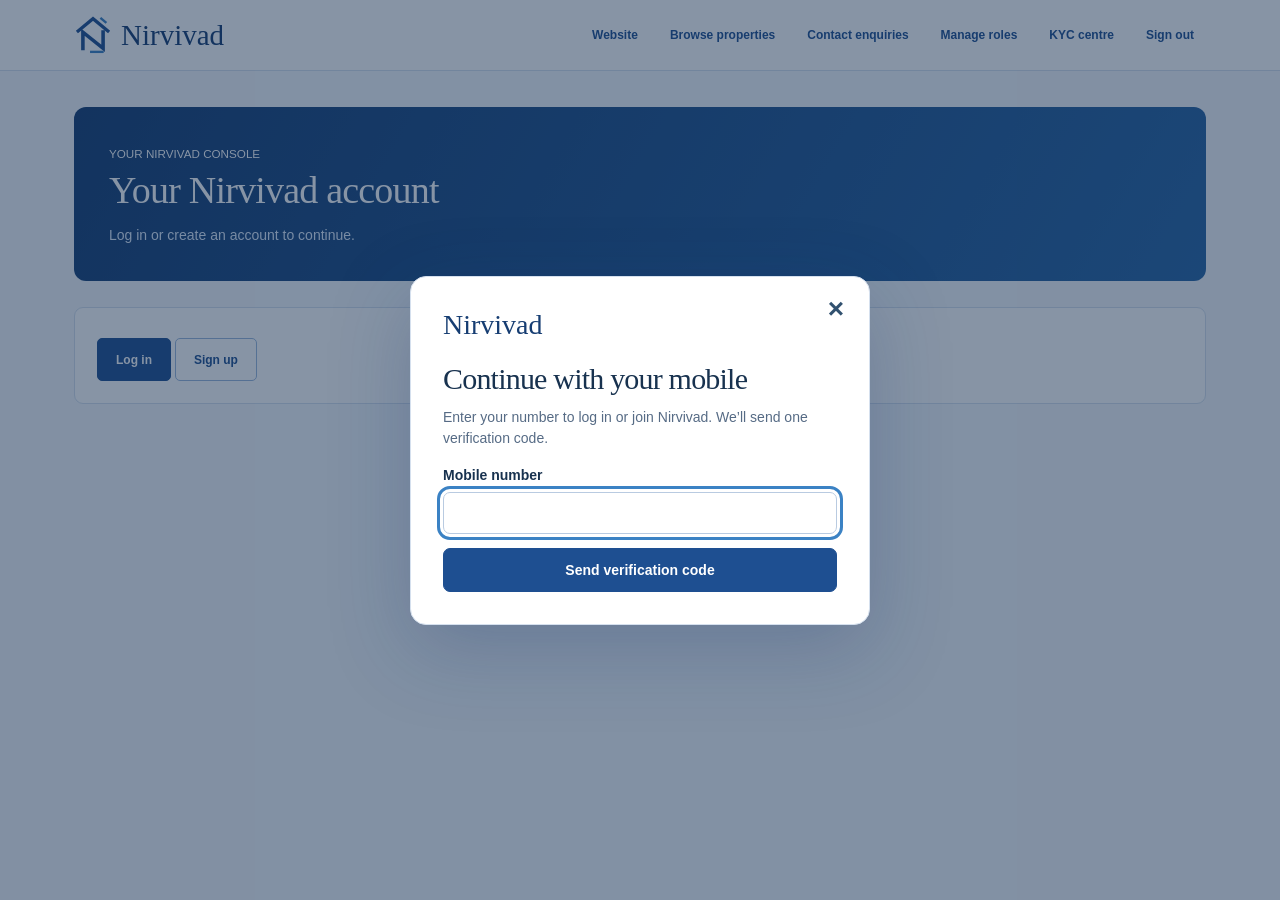
<file: user/index.html>
<!doctype html><html lang="en"><head><meta charset="utf-8"><meta name="viewport" content="width=device-width,initial-scale=1"><meta name="theme-color" content="#1e4f91"><title>Nirvivad — Your Console</title><link rel="icon" href="../assets/nirvivad-mark.svg" type="image/svg+xml"><link rel="stylesheet" href="../admin/admin.css"><link rel="stylesheet" href="user.css"><script src="../assets/india-locations.js" defer></script><script src="../assets/journey-store.js" defer></script><script src="../assets/contact-store.js" defer></script><script src="../assets/auth-modal.js" defer></script><script src="user.js" defer></script><link rel="stylesheet" href="../assets/auth-modal.css"></head><body><a class="skip-link" href="#main">Skip to main content</a><div id="app"></div><div id="toast" role="status" class="toast" hidden></div><noscript>Enable JavaScript to use this prototype.</noscript></body></html>
</file>
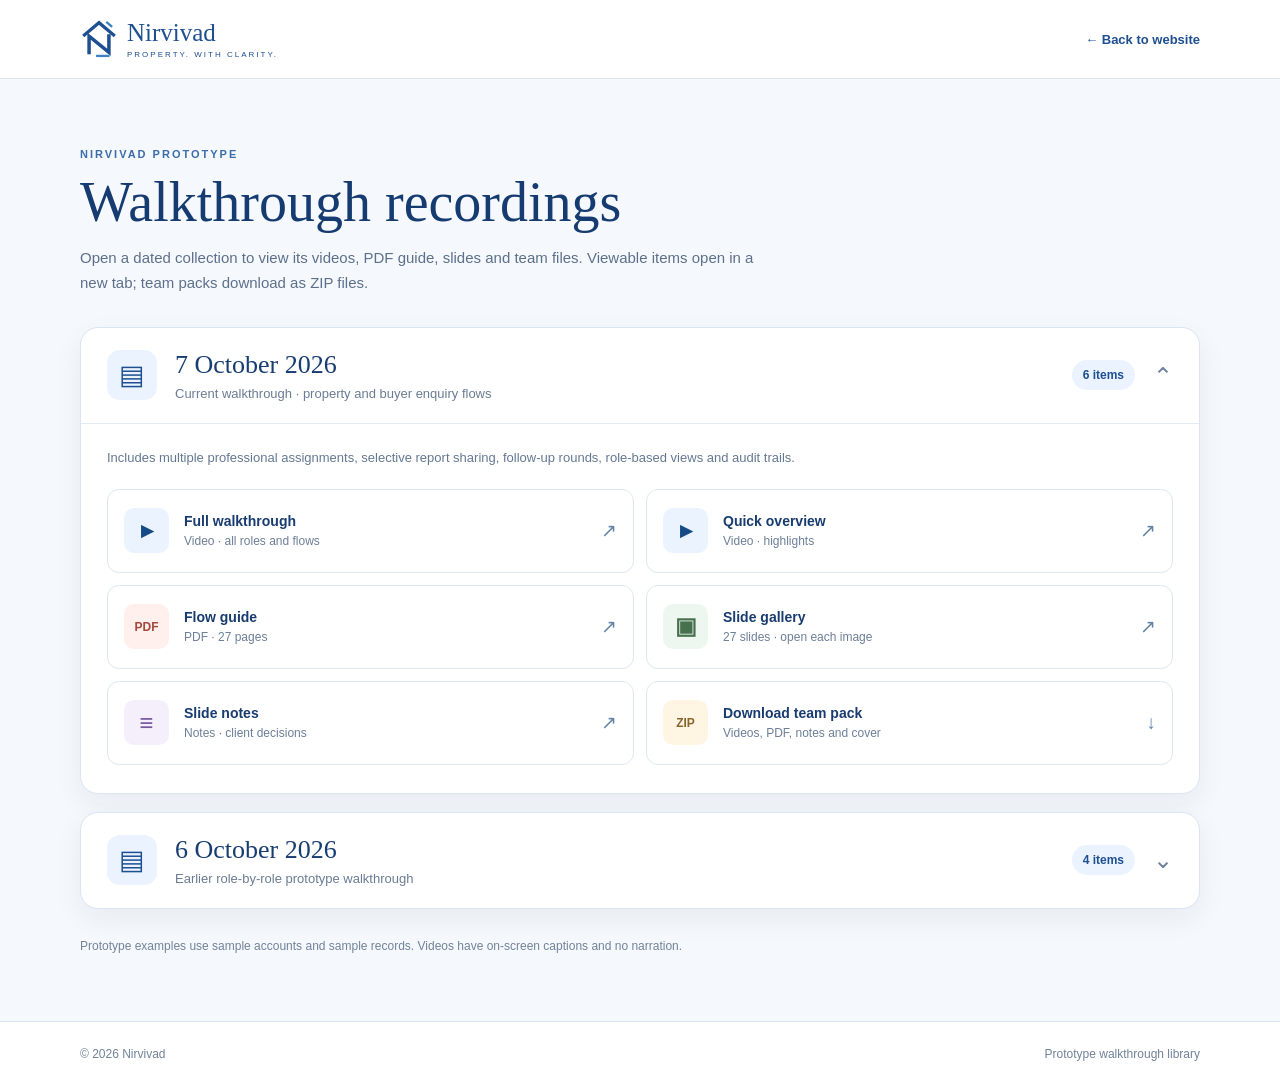
<file: recordings.html>
<!doctype html>
<html lang="en">
<head>
<meta charset="utf-8">
<meta name="viewport" content="width=device-width, initial-scale=1">
<meta name="theme-color" content="#1e4f91">
<title>Prototype recordings — Nirvivad</title>
<link rel="icon" href="assets/nirvivad-mark.svg" type="image/svg+xml">
<link rel="stylesheet" href="assets/recordings.css">
</head>
<body>
<a class="skip-link" href="#main">Skip to recordings</a>
<header class="recordings-header"><div class="recordings-wrap header-row">
  <a class="brand" href="index.html#home"><img src="assets/nirvivad-mark.svg" width="38" height="42" alt=""><span>Nirvivad<small>PROPERTY. WITH CLARITY.</small></span></a>
  <a class="back-link" href="index.html#home">← Back to website</a>
</div></header>
<main id="main" class="recordings-wrap">
  <div class="page-intro"><p class="eyebrow">NIRVIVAD PROTOTYPE</p><h1>Walkthrough recordings</h1><p>Open a dated collection to view its videos, PDF guide, slides and team files. Viewable items open in a new tab; team packs download as ZIP files.</p></div>
  <section class="collection-list" aria-label="Recordings by date">
    <details class="collection" open>
      <summary><span class="folder-icon" aria-hidden="true">▤</span><span class="collection-title"><strong>7 October 2026</strong><small>Current walkthrough · property and buyer enquiry flows</small></span><span class="collection-count">6 items</span><span class="chevron" aria-hidden="true">⌄</span></summary>
      <div class="collection-body"><p class="collection-description">Includes multiple professional assignments, selective report sharing, follow-up rounds, role-based views and audit trails.</p>
        <div class="resource-grid">
          <a class="resource" href="Recordings/2026-10-07/Nirvivad_Full_Prototype_Walkthrough_2026-10-07.webm" target="_blank" rel="noopener"><span class="resource-icon video">▶</span><span><strong>Full walkthrough</strong><small>Video · all roles and flows</small></span><span class="open-icon" aria-hidden="true">↗</span></a>
          <a class="resource" href="Recordings/2026-10-07/Nirvivad_Prototype_Walkthrough_2026-10-07.webm" target="_blank" rel="noopener"><span class="resource-icon video">▶</span><span><strong>Quick overview</strong><small>Video · highlights</small></span><span class="open-icon" aria-hidden="true">↗</span></a>
          <a class="resource" href="Recordings/2026-10-07/Nirvivad_Prototype_Flow_Guide_2026-10-07.pdf" target="_blank" rel="noopener"><span class="resource-icon pdf">PDF</span><span><strong>Flow guide</strong><small>PDF · 27 pages</small></span><span class="open-icon" aria-hidden="true">↗</span></a>
          <a class="resource" href="Recordings/2026-10-07/slides-2026-10-07.html" target="_blank" rel="noopener"><span class="resource-icon slides">▣</span><span><strong>Slide gallery</strong><small>27 slides · open each image</small></span><span class="open-icon" aria-hidden="true">↗</span></a>
          <a class="resource" href="Recordings/2026-10-07/notes-2026-10-07.html" target="_blank" rel="noopener"><span class="resource-icon notes">≡</span><span><strong>Slide notes</strong><small>Notes · client decisions</small></span><span class="open-icon" aria-hidden="true">↗</span></a>
          <a class="resource" href="Recordings/2026-10-07/Nirvivad_Team_Walkthrough_Pack_2026-10-07.zip" target="_blank" rel="noopener"><span class="resource-icon pack">ZIP</span><span><strong>Download team pack</strong><small>Videos, PDF, notes and cover</small></span><span class="open-icon" aria-hidden="true">↓</span></a>
        </div>
      </div>
    </details>
    <details class="collection">
      <summary><span class="folder-icon" aria-hidden="true">▤</span><span class="collection-title"><strong>6 October 2026</strong><small>Earlier role-by-role prototype walkthrough</small></span><span class="collection-count">4 items</span><span class="chevron" aria-hidden="true">⌄</span></summary>
      <div class="collection-body"><p class="collection-description">The earlier edition remains available for comparison and reference.</p>
        <div class="resource-grid">
          <a class="resource" href="Recordings/2026-10-06/Nirvivad_Full_Prototype_Walkthrough_2026-10-06.webm" target="_blank" rel="noopener"><span class="resource-icon video">▶</span><span><strong>Full walkthrough</strong><small>Video · role-by-role</small></span><span class="open-icon" aria-hidden="true">↗</span></a>
          <a class="resource" href="Recordings/2026-10-06/Nirvivad_Prototype_Walkthrough_2026-10-06.webm" target="_blank" rel="noopener"><span class="resource-icon video">▶</span><span><strong>Quick overview</strong><small>Video · highlights</small></span><span class="open-icon" aria-hidden="true">↗</span></a>
          <a class="resource" href="Recordings/2026-10-06/Nirvivad_Prototype_Flow_Guide_2026-10-06.pdf" target="_blank" rel="noopener"><span class="resource-icon pdf">PDF</span><span><strong>Flow guide</strong><small>PDF · 16 pages</small></span><span class="open-icon" aria-hidden="true">↗</span></a>
          <a class="resource" href="Recordings/2026-10-06/Nirvivad_Team_Walkthrough_Pack_2026-10-06.zip" target="_blank" rel="noopener"><span class="resource-icon pack">ZIP</span><span><strong>Download team pack</strong><small>Shareable files</small></span><span class="open-icon" aria-hidden="true">↓</span></a>
        </div>
      </div>
    </details>
  </section>
  <p class="library-note">Prototype examples use sample accounts and sample records. Videos have on-screen captions and no narration.</p>
</main>
<footer class="recordings-footer"><div class="recordings-wrap">© 2026 Nirvivad <span>Prototype walkthrough library</span></div></footer>
</body>
</html>
</file>
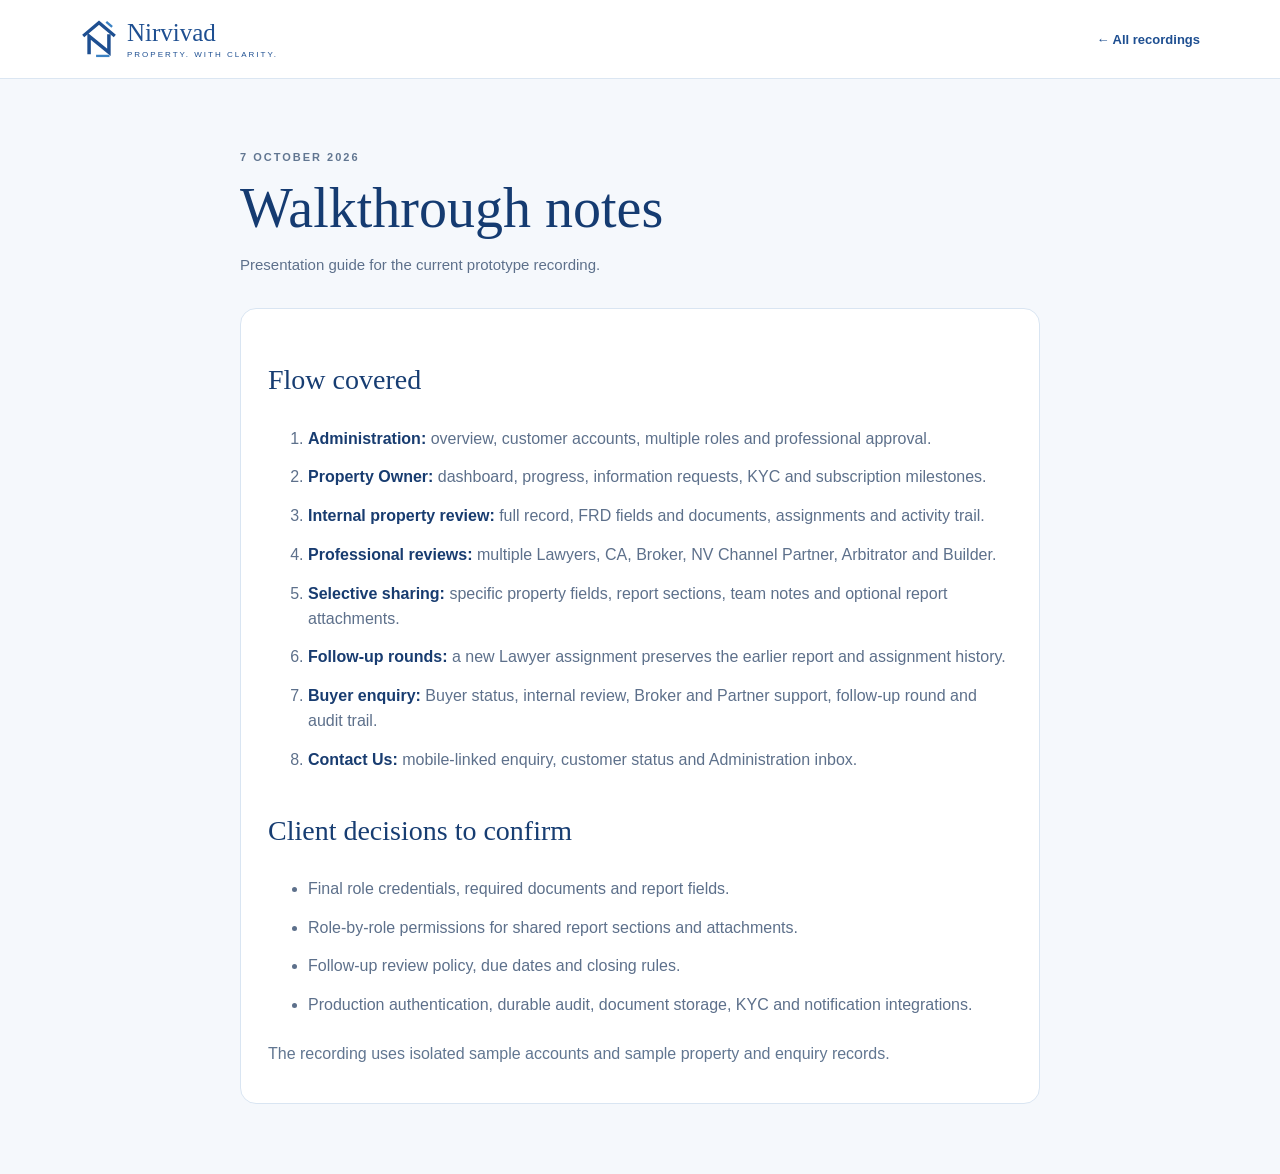
<file: Recordings/2026-10-07/notes-2026-10-07.html>
<!doctype html><html lang="en"><head><meta charset="utf-8"><meta name="viewport" content="width=device-width, initial-scale=1"><title>Walkthrough notes — Nirvivad</title><link rel="icon" href="../../assets/nirvivad-mark.svg" type="image/svg+xml"><link rel="stylesheet" href="../../assets/recordings.css"><style>.notes-page{max-width:800px;padding-bottom:70px}.notes-page h2{font:28px Georgia,serif;color:#173d72;margin-top:35px}.notes-page li{padding:7px 0;line-height:1.55;color:#5d708b}.notes-page li strong{color:#183c70}.notes-page .notes-card{background:#fff;border:1px solid #d9e5f2;border-radius:16px;padding:20px 27px}.notes-page p{line-height:1.65;color:#617691}</style></head><body><header class="recordings-header"><div class="recordings-wrap header-row"><a class="brand" href="../../index.html#home"><img src="../../assets/nirvivad-mark.svg" width="38" height="42" alt=""><span>Nirvivad<small>PROPERTY. WITH CLARITY.</small></span></a><a class="back-link" href="../../recordings.html">← All recordings</a></div></header><main class="recordings-wrap notes-page"><div class="page-intro"><p class="eyebrow">7 OCTOBER 2026</p><h1>Walkthrough notes</h1><p>Presentation guide for the current prototype recording.</p></div><div class="notes-card"><h2>Flow covered</h2><ol><li><strong>Administration:</strong> overview, customer accounts, multiple roles and professional approval.</li><li><strong>Property Owner:</strong> dashboard, progress, information requests, KYC and subscription milestones.</li><li><strong>Internal property review:</strong> full record, FRD fields and documents, assignments and activity trail.</li><li><strong>Professional reviews:</strong> multiple Lawyers, CA, Broker, NV Channel Partner, Arbitrator and Builder.</li><li><strong>Selective sharing:</strong> specific property fields, report sections, team notes and optional report attachments.</li><li><strong>Follow-up rounds:</strong> a new Lawyer assignment preserves the earlier report and assignment history.</li><li><strong>Buyer enquiry:</strong> Buyer status, internal review, Broker and Partner support, follow-up round and audit trail.</li><li><strong>Contact Us:</strong> mobile-linked enquiry, customer status and Administration inbox.</li></ol><h2>Client decisions to confirm</h2><ul><li>Final role credentials, required documents and report fields.</li><li>Role-by-role permissions for shared report sections and attachments.</li><li>Follow-up review policy, due dates and closing rules.</li><li>Production authentication, durable audit, document storage, KYC and notification integrations.</li></ul><p>The recording uses isolated sample accounts and sample property and enquiry records.</p></div></main></body></html>
</file>
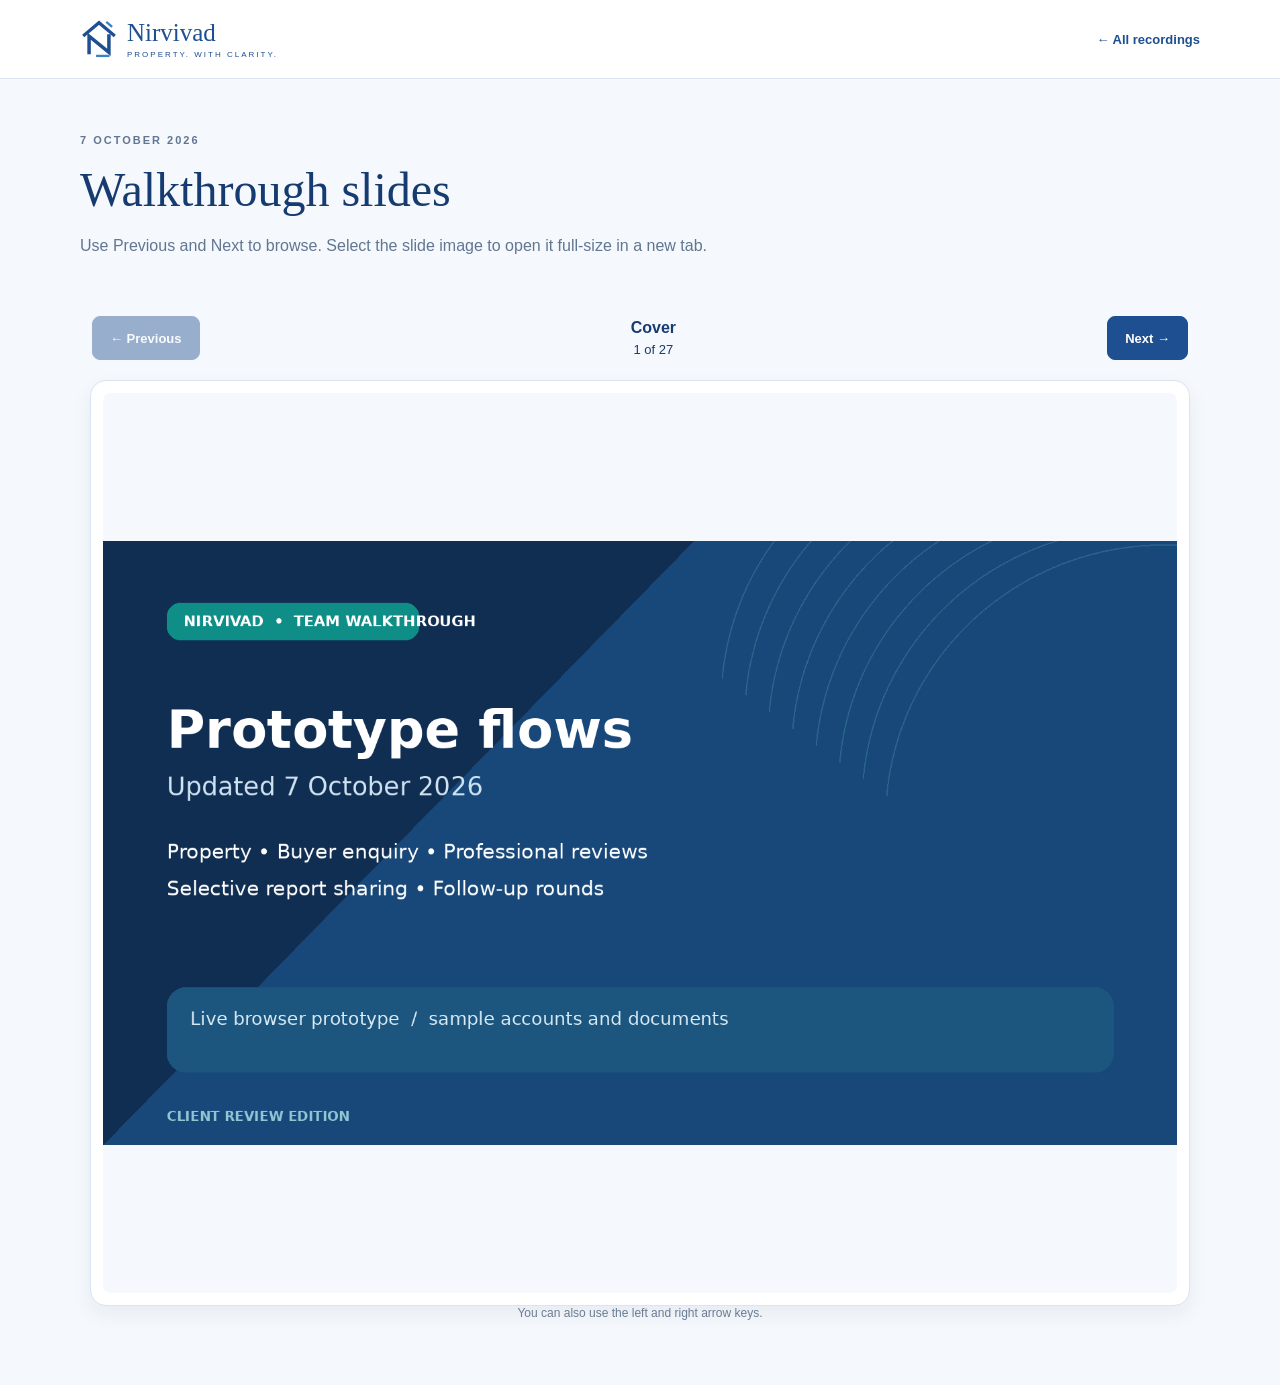
<file: Recordings/2026-10-07/slides-2026-10-07.html>
<!doctype html>
<html lang="en">
<head>
<meta charset="utf-8"><meta name="viewport" content="width=device-width, initial-scale=1">
<title>7 October 2026 slides — Nirvivad</title>
<link rel="icon" href="../../assets/nirvivad-mark.svg" type="image/svg+xml">
<link rel="stylesheet" href="../../assets/recordings.css">
<style>
.gallery-intro{padding:42px 0 22px}.gallery-intro h1{font:clamp(32px,5vw,48px) Georgia,serif;margin:12px 0;color:#153b71}.gallery-intro p{color:#617691;line-height:1.6}
.slide-viewer{max-width:1100px;margin:0 auto 65px}.slide-image-link{display:block;background:#fff;border:1px solid #d9e5f2;border-radius:16px;padding:12px;box-shadow:0 8px 20px #203d6710}.slide-image-link:hover,.slide-image-link:focus-visible{border-color:#3b82c4;outline:2px solid #3b82c4}.slide-image-link img{display:block;width:100%;aspect-ratio:16/9;object-fit:contain;background:#f5f8fc;border-radius:8px}.slide-controls{display:flex;align-items:center;justify-content:space-between;gap:14px;padding:20px 2px}.slide-button{background:#1e4f91;color:#fff;border:1px solid #1e4f91;border-radius:8px;min-height:44px;padding:10px 17px;font:700 13px Arial,Helvetica,sans-serif;cursor:pointer}.slide-button:hover:not(:disabled){background:#163d72}.slide-button:focus-visible{outline:3px solid #3b82c4;outline-offset:3px}.slide-button:disabled{opacity:.43;cursor:not-allowed}.slide-status{text-align:center;color:#183c70;font-size:13px;line-height:1.5}.slide-status strong{display:block;font-size:16px}.slide-help{font-size:12px;color:#6a7c94;text-align:center;margin:0}
@media(max-width:650px){.gallery-intro{padding:30px 0 17px}.slide-controls{gap:8px}.slide-button{padding:9px 10px;font-size:11px}.slide-status{font-size:11px}.slide-status strong{font-size:13px}}
</style>
</head>
<body>
<header class="recordings-header"><div class="recordings-wrap header-row"><a class="brand" href="../../index.html#home"><img src="../../assets/nirvivad-mark.svg" width="38" height="42" alt=""><span>Nirvivad<small>PROPERTY. WITH CLARITY.</small></span></a><a class="back-link" href="../../recordings.html">← All recordings</a></div></header>
<main class="recordings-wrap">
<div class="gallery-intro"><p class="eyebrow">7 OCTOBER 2026</p><h1>Walkthrough slides</h1><p>Use Previous and Next to browse. Select the slide image to open it full-size in a new tab.</p></div>
<section class="slide-viewer" aria-label="Walkthrough slide viewer">
<div class="slide-controls"><button id="previous" class="slide-button" type="button" disabled>← Previous</button><div id="slide-status" class="slide-status" aria-live="polite"><strong>Cover</strong><span>1 of 27</span></div><button id="next" class="slide-button" type="button">Next →</button></div>
<a id="slide-link" class="slide-image-link" href="slides/slide-00.png" target="_blank" rel="noopener" aria-label="Open cover slide in a new tab"><img id="slide-image" src="slides/slide-00.png" alt="Walkthrough cover" width="1600" height="900"></a>
<p class="slide-help">You can also use the left and right arrow keys.</p>
</section>
</main>
<script>
const titles=['Cover','Administration overview','Customer accounts and roles','Property Owner dashboard','Property Owner progress','Property review: full record','Property review: requests','Multiple legal reviewers','Report-section sharing','Lawyer dashboard: two rounds','Lawyer follow-up review','Lawyer previous-round history','Independent second Lawyer','CA: selected findings only','Broker property support','NV Channel Partner support','Arbitrator matter','Builder / Developer response','Property activity trail','Buyer / Investor opportunities','Buyer enquiry status','Admin buyer enquiry','Market support on an enquiry','Broker enquiry: follow-up round','Enquiry activity trail','Contact Us: linked to mobile','Closing slide'];
const image=document.getElementById('slide-image'),link=document.getElementById('slide-link'),status=document.getElementById('slide-status'),previous=document.getElementById('previous'),next=document.getElementById('next');
let current=0;
function show(index){current=Math.max(0,Math.min(titles.length-1,index));const src='slides/slide-'+String(current).padStart(2,'0')+'.png';image.src=src;image.alt=titles[current];link.href=src;link.setAttribute('aria-label','Open '+titles[current]+' in a new tab');status.innerHTML='<strong>'+titles[current]+'</strong><span>'+(current+1)+' of '+titles.length+'</span>';previous.disabled=current===0;next.disabled=current===titles.length-1}
previous.addEventListener('click',()=>show(current-1));next.addEventListener('click',()=>show(current+1));document.addEventListener('keydown',event=>{if(event.key==='ArrowLeft')show(current-1);if(event.key==='ArrowRight')show(current+1)});
show(0);
</script>
</body>
</html>
</file>
<file: assets/website.css>
:root{--primary:#1e4f91;--primary-dark:#163d72;--surface-soft:#eaf2fc;--page-bg:#f5f8fc;--accent:#3b82c4;--ink:#18324f;--muted:#566b85;--line:#d5e0ee;--white:#fff;--radius:8px;color-scheme:light;font-synthesis:none}
*{box-sizing:border-box}html{scroll-behavior:smooth;scroll-padding-top:110px}body{margin:0;font-family:Arial,Helvetica,sans-serif;color:var(--ink);background:var(--page-bg);font-size:14px;line-height:1.65}button,input,select,textarea{font:inherit}button,a,input,select,textarea{-webkit-tap-highlight-color:transparent}button,a{touch-action:manipulation}button{cursor:pointer}a{color:inherit;text-decoration:none}p{margin:0 0 20px}img{display:block;max-width:100%;object-fit:cover}h1,h2,h3{margin:0;font-weight:400;line-height:1.12}h1,h2{font-family:Georgia,'Times New Roman',serif;letter-spacing:-1.6px}h1{font-size:clamp(44px,4.6vw,68px)}h2{font-size:clamp(32px,3vw,44px)}h3{font-size:19px;font-weight:600;letter-spacing:-.4px}em{font-weight:400;color:#3265a1}::selection{background:#c8ddf5}:focus-visible{outline:3px solid #3b82c4;outline-offset:5px}[hidden]{display:none!important}.wrap{width:calc(100% - 112px);max-width:1280px;margin-inline:auto}.section{padding-block:86px}.eyebrow{font-size:10px;font-weight:700;letter-spacing:2px;color:#566b85;margin-bottom:19px;line-height:1.6}.eyebrow.light{color:#c8ddf5}.tiny-line{width:23px;height:1px;background:#4f6e94;display:inline-block;vertical-align:middle;margin-right:10px}.button{display:inline-flex;gap:22px;align-items:center;justify-content:center;min-height:49px;padding:12px 23px;background:var(--primary);color:white;border:1px solid var(--primary);border-radius:5px;font-weight:600;font-size:12px;transition:background .2s,transform .2s}.button:hover{background:#163d72;transform:translateY(-1px)}.button span:last-child{font-size:18px;font-weight:400}.button-small{min-height:40px;padding:8px 17px;font-size:11px;gap:19px}.button-cream{background:#eaf2fc;color:var(--primary);border-color:#eaf2fc}.button-cream:hover{background:white}.button-outline{background:transparent;color:var(--primary);border-color:#adc6e6}.button-outline:hover{background:var(--surface-soft)}.text-link{display:inline-flex;align-items:center;gap:14px;font-size:12px;font-weight:600}.text-link:hover{color:#3265a1}.text-link span{font-size:20px}.icon{display:inline-block;width:23px;height:23px;flex:none;vertical-align:middle}.skip-link{position:fixed;left:12px;top:-80px;background:white;padding:12px;z-index:100}.skip-link:focus{top:12px}.sr-only{position:absolute;width:1px;height:1px;padding:0;margin:-1px;overflow:hidden;clip:rect(0,0,0,0);white-space:nowrap;border:0}
.announcement{background:var(--primary);color:#e4effc;font-size:10px;letter-spacing:.25px}.announcement-inner{display:flex;align-items:center;justify-content:space-between;min-height:34px}.announcement a{color:#e4effc}.announcement a:hover{text-decoration:underline}.site-header{position:sticky;top:0;background:rgba(245,248,252,.97);border-bottom:1px solid #d5e0ee;z-index:30}.header-inner{height:86px;display:flex;align-items:center;gap:28px}.brand{display:flex;align-items:center;gap:10px;flex:none}.brand>span{font-family:Georgia,serif;font-size:31px;line-height:1;color:var(--primary);letter-spacing:-1.4px}.brand-tagline{display:block;font-family:Arial,sans-serif;font-size:6.8px;letter-spacing:1.8px;margin-top:9px;font-weight:500;color:#566b85}.main-nav{display:flex;align-items:center;gap:26px;margin-left:auto}.main-nav a{font-size:11px;color:#354e70;position:relative;white-space:nowrap}.main-nav a:hover,.main-nav a[aria-current=page]{color:var(--primary)}.main-nav a[aria-current=page]:after{content:'';height:2px;background:var(--primary);position:absolute;bottom:-10px;left:0;right:0}.header-actions{display:flex;align-items:center;gap:23px}.login-link{font-size:11px;white-space:nowrap}.menu-button{display:none;background:none;border:0;width:40px;height:40px;padding:8px}.menu-button span{display:block;height:1.5px;background:var(--primary);margin:6px 0}.mobile-nav{display:flex;flex-direction:column;padding-bottom:20px}.mobile-nav a{padding:10px;border-bottom:1px solid var(--line)}
.hero{display:grid;grid-template-columns:1fr 1.02fr;gap:58px;padding-top:52px;padding-bottom:59px;align-items:center}.hero-copy{padding-block:13px}.hero h1{font-size:clamp(50px,4.7vw,70px);line-height:1.08;letter-spacing:-2.5px;margin-bottom:25px}.hero h1 em{position:relative}.hero h1 em:after{content:'';position:absolute;bottom:-7px;left:2px;width:100%;height:9px;border-top:1px solid #adc6e6;border-radius:50%;transform:rotate(-3deg)}.hero-description{font-size:13px;color:var(--muted);max-width:405px;line-height:1.9;margin-bottom:28px}.hero-actions{display:flex;align-items:center;gap:28px}.play-icon{border:1px solid #d5e0ee;border-radius:50%;width:31px;height:31px;display:inline-flex;align-items:center;justify-content:center;font-size:14px!important}.hero-assurance{display:flex;gap:12px;align-items:center;margin-top:36px}.hero-assurance .icon{width:30px;height:30px;color:#4f6e94}.hero-assurance p{font-size:10px;color:var(--muted);line-height:1.65;margin:0}.hero-assurance strong{font-size:11px;color:#354e70;font-weight:500}.hero-visual{height:435px;position:relative;margin-bottom:15px}.hero-photo{width:100%;height:100%;border-radius:90px 7px 7px 7px;object-position:60% center}.hero-photo-label{position:absolute;top:24px;right:21px;display:flex;align-items:center;gap:7px;border:1px solid #ffffff4d;background:#163d72e6;color:white;backdrop-filter:blur(10px);padding:8px 12px;border-radius:20px;font-size:7px;letter-spacing:1px}.label-dot{width:5px;height:5px;border-radius:50%;background:#71a9e8}.hero-note{position:absolute;bottom:-19px;left:-23px;width:calc(100% - 50px);max-width:370px;padding:17px 20px;display:flex;align-items:center;gap:13px;background:white;border-radius:7px;box-shadow:0 9px 35px #163d7214}.hero-note>.icon{width:35px;height:35px;background:var(--surface-soft);padding:7px;border-radius:50%}.hero-note strong{display:block;font-size:12px;line-height:1.5;font-weight:600}.hero-note div span{font-size:9px;color:var(--muted)}.note-check{width:23px;height:23px;border-radius:50%;background:var(--surface-soft);color:var(--primary);display:grid;place-items:center;margin-left:auto;font-size:11px}.image-caption{position:absolute;right:18px;bottom:19px;font-size:9px;color:white;text-shadow:0 1px 6px black}.search-panel{border:1px solid #d5e0ee;background:white;border-radius:8px;box-shadow:0 10px 30px #163d7205;overflow:hidden}.search-tabs{display:flex;gap:28px;padding:0 29px;border-bottom:1px solid var(--line)}.search-tab{position:relative;background:none;border:0;padding:17px 0 15px;font-size:11px;color:var(--muted);white-space:nowrap}.search-tab.active{color:var(--primary);font-weight:700}.search-tab.active:after{content:'';position:absolute;bottom:-1px;left:0;right:0;height:2px;background:var(--primary)}.search-fields{display:grid;grid-template-columns:1.08fr 1fr 1fr auto;padding:21px 24px;align-items:center;gap:20px}.search-field{display:flex;gap:14px;align-items:center;border-right:1px solid var(--line);padding-right:20px;min-width:0}.search-field>.icon{width:21px;color:#4f6e94}.search-field>span{flex:1;min-width:0}.field-label{display:block;font-size:8px;letter-spacing:1.2px;font-weight:600;color:#566b85;margin-bottom:5px}.search-field select{border:0;outline-offset:1px;background:white;width:100%;font-size:11px;color:#354e70;padding:0 5px 0 0}.search-submit{min-height:49px;gap:10px;padding-inline:21px}.search-submit .icon{width:16px;height:16px}.popular-searches{display:flex;align-items:center;gap:20px;font-size:9px;color:#566b85;padding:17px 5px 24px}.popular-searches>a:hover{text-decoration:underline;color:var(--primary)}.trust-strip{border-top:1px solid var(--line);border-bottom:1px solid var(--line);background:#eaf2fc}.trust-grid{display:grid;grid-template-columns:repeat(4,1fr);padding-block:21px;gap:25px}.trust-grid>div{display:flex;align-items:center;justify-content:center;gap:12px;font-size:10px;color:#566b85}.trust-grid>div+div{border-left:1px solid #d5e0ee}.trust-grid .icon{width:21px;height:21px;color:#4f6e94}.section-heading{display:flex;justify-content:space-between;align-items:flex-end;gap:30px;margin-bottom:28px}.section-heading h2{margin-bottom:14px}.section-heading p:not(.eyebrow){font-size:12px;color:var(--muted);margin-bottom:0}.section-heading .eyebrow{margin-bottom:14px}.section-heading>.text-link{margin-bottom:5px;white-space:nowrap}.centered{text-align:center}.section-heading.centered{display:block;max-width:650px;margin-inline:auto;margin-bottom:38px}.category-filters{display:flex;gap:10px;align-items:center;margin-bottom:25px}.filter-chip{border:1px solid #d5e0ee;border-radius:5px;background:transparent;color:#566b85;padding:8px 17px;font-size:10px;min-height:35px}.filter-chip:hover{background:var(--surface-soft)}.filter-chip.active{background:var(--primary);border-color:var(--primary);color:white}.sample-label{margin-left:auto;font-size:9px;color:#566b85;display:flex;align-items:center;gap:6px}.sample-label span{width:5px;height:5px;border-radius:50%;background:#71a9e8}.property-grid{display:grid;grid-template-columns:repeat(3,1fr);gap:23px}.property-card{background:#fff;border:1px solid var(--line);border-radius:8px;overflow:hidden;transition:box-shadow .2s,transform .2s}.property-card:hover{box-shadow:0 8px 26px #163d7210;transform:translateY(-3px)}.property-image{position:relative;height:217px;overflow:hidden}.property-image>img{width:100%;height:100%;transition:transform .5s}.property-card:hover .property-image>img{transform:scale(1.04)}.property-category{position:absolute;top:15px;left:14px;border-radius:4px;background:#f5f8fced;font-size:8px;letter-spacing:.7px;padding:5px 9px;text-transform:uppercase;font-weight:600}.save-button{position:absolute;right:13px;top:13px;border:0;width:33px;height:33px;border-radius:50%;background:#ffffffec;color:#354e70;display:grid;place-items:center}.save-button .icon{width:17px;height:17px}.save-button[aria-pressed=true]{color:#2764ad;background:#edf4ff}.save-button[aria-pressed=true] svg{fill:#2764ad}.property-review{position:absolute;bottom:12px;left:14px;color:white;background:#163d72ed;padding:4px 8px;border-radius:4px;font-size:8px;display:flex;align-items:center;gap:4px}.property-review .icon{width:12px;height:12px}.property-content{padding:19px 20px 15px}.property-location{font-size:9px;color:#566b85;display:flex;gap:4px;align-items:center;margin-bottom:7px}.property-location .icon{width:12px;height:12px}.property-card h3{font-size:17px;font-family:Georgia,serif;letter-spacing:-.2px;font-weight:400;line-height:1.35;margin-bottom:14px}.property-card h3 button{border:0;background:none;padding:0;text-align:left;color:inherit;font:inherit}.property-card h3 button:hover{text-decoration:underline}.property-facts{display:flex;align-items:center;gap:15px;font-size:9px;color:#566b85;padding-bottom:16px;border-bottom:1px solid var(--line)}.property-facts span+span{padding-left:14px;border-left:1px solid var(--line)}.property-bottom{display:flex;justify-content:space-between;align-items:center;padding-top:12px;font-size:9px;color:#566b85}.property-bottom button{border:0;background:none;font-size:10px;font-weight:600;color:var(--primary);padding:6px 0}.property-bottom button:hover{text-decoration:underline}.fine-print{font-size:9px;color:#566b85;line-height:1.8;margin:17px 0 0}.approach-section{background:var(--primary);color:#f4f8ff;overflow:hidden}.approach-layout{display:grid;grid-template-columns:1fr 1.1fr;gap:95px;padding-block:66px}.approach-intro{position:relative}.approach-intro h2{font-size:43px;line-height:1.16;letter-spacing:-1.3px}.approach-intro em{color:#c8ddf5}.approach-intro>p:not(.eyebrow){max-width:345px;font-size:12px;color:#c8ddf5;margin-top:24px;margin-bottom:24px}.approach-intro .button{position:relative;z-index:1}.approach-decoration{position:absolute;bottom:-220px;right:-80px;width:330px;height:330px;border:1px solid #ffffff0d;border-radius:50%}.approach-decoration:before,.approach-decoration:after{content:'';position:absolute;inset:30px;border:1px solid #ffffff10;border-radius:50%}.approach-decoration:after{inset:65px}.process-list{align-self:center}.process-list article{display:flex;align-items:flex-start;gap:23px;padding:29px 0;border-bottom:1px solid #ffffff24}.process-list article:first-child{padding-top:0}.process-list article:last-child{border:0;padding-bottom:0}.step-number{font-family:Georgia,serif;font-size:29px;color:#aac7eb;line-height:1.1}.process-list h3{font-size:17px;color:#f4f8ff;margin-bottom:10px;font-weight:500}.process-list p{font-size:11px;line-height:1.9;color:#c8ddf5;margin:0;max-width:330px}.process-list .icon{margin-left:auto;width:25px;height:25px;color:#c8ddf5}.audience-grid{display:grid;grid-template-columns:repeat(3,1fr);gap:24px}.audience-card{padding:30px;background:white;border:1px solid var(--line);border-radius:7px}.audience-icon{display:inline-flex;border-radius:50%;background:#eaf2fc;width:47px;height:47px;align-items:center;justify-content:center;margin-bottom:24px;color:#3265a1}.audience-card h3{font-family:Georgia,serif;font-size:23px;font-weight:400;letter-spacing:-.5px;margin-bottom:15px}.audience-card p{font-size:12px;color:var(--muted);margin-bottom:23px}.audience-card .text-link{font-size:11px}.about-preview{display:grid;grid-template-columns:1.05fr 1fr;gap:80px;align-items:center;padding-bottom:88px}.about-image{height:367px;position:relative}.about-image>img{width:100%;height:100%;border-radius:7px 70px 7px 7px}.photo-disclosure{position:absolute;left:14px;bottom:12px;color:white;text-shadow:0 1px 4px #000;font-size:8px}.about-image-note{position:absolute;right:-22px;bottom:35px;background:#eaf2fc;color:var(--primary);padding:24px 30px;font-family:Georgia,serif;font-size:22px;line-height:1.3;border-radius:5px;box-shadow:0 4px 20px #163d720c}.about-image-note em{color:#3265a1}.about-copy h2{margin-bottom:25px;line-height:1.2}.about-copy>p:not(.eyebrow){font-size:12px;color:var(--muted);max-width:440px}.about-copy .text-link{margin-top:9px}.plans-section{background:#eaf2fc;border-block:1px solid #d5e0ee}.plan-grid{display:grid;grid-template-columns:1fr 1fr;gap:25px}.plan-card{display:grid;grid-template-columns:.9fr 1fr;background:#fff;padding:32px;border:1px solid #d5e0ee;border-radius:8px;gap:26px}.plan-card.featured{border-color:#789ac5;background:#f5f8fc}.plan-card .eyebrow{font-size:8px;letter-spacing:1.3px;margin-bottom:13px}.plan-card h3{font-family:Georgia,serif;font-size:26px;font-weight:400;line-height:1.2;margin-bottom:12px}.plan-card p:not(.eyebrow):not(.fine-print){font-size:11px;color:var(--muted);margin-bottom:14px}.plan-count{font-family:Georgia,serif;font-size:44px;line-height:1.3;margin:14px 0 0}.plan-count small{font-family:Arial,sans-serif;font-size:10px;letter-spacing:0;color:var(--muted);margin-left:5px}.plan-duration{font-size:9px;color:#566b85}.plan-features{border-left:1px solid var(--line);padding-left:25px;display:flex;flex-direction:column;align-items:flex-start;justify-content:center}.plan-features ul{padding:0;margin:0 0 20px;list-style:none;font-size:10px;color:#566b85}.plan-features li{position:relative;padding-left:18px;margin:10px 0}.plan-features li:before{content:'✓';position:absolute;left:0;color:#3265a1}.plan-features .button{font-size:10px;min-height:39px;padding:7px 14px;width:100%;gap:14px}.plan-price{font-size:10px;font-weight:600;color:var(--primary);margin-bottom:8px}.faq-layout{display:grid;grid-template-columns:.85fr 1.15fr;gap:90px;align-items:start}.faq-layout>div>p:not(.eyebrow){font-size:12px;color:var(--muted);margin-top:22px;max-width:290px}.faq-layout .text-link{margin-top:10px}.faq-list details{border-bottom:1px solid var(--line);padding:19px 0}.faq-list details:first-child{padding-top:0}.faq-list summary{list-style:none;cursor:pointer;font-weight:500;font-size:13px;position:relative;padding-right:30px}.faq-list summary::-webkit-details-marker{display:none}.faq-list summary:after{content:'+';position:absolute;right:2px;top:-2px;font-size:20px;color:#3265a1}.faq-list details[open] summary:after{content:'−'}.faq-list details p{font-size:12px;color:var(--muted);margin:13px 25px 0 0}.cta-section{background:var(--primary);border-radius:7px;display:flex;align-items:center;justify-content:space-between;gap:35px;padding:45px 48px;margin-bottom:80px;color:#f4f8ff;position:relative;overflow:hidden}.cta-section h2{font-size:38px}.cta-section p:not(.eyebrow){font-size:11px;color:#c8ddf5;margin:14px 0 0}.cta-section .eyebrow{font-size:8px;letter-spacing:1.5px;color:#c8ddf5;margin-bottom:12px}.cta-section .button{flex-shrink:0}.site-footer{border-top:1px solid var(--line);background:#eaf2fc;padding-top:52px}.footer-grid{display:grid;grid-template-columns:2.1fr 1fr 1fr 1fr;gap:50px;padding-bottom:45px}.footer-brand p{color:#566b85;font-size:11px;margin:20px 0 16px;line-height:1.9}.footer-location{font-size:9px;color:#566b85}.footer-grid>div>h2{font-family:Arial,sans-serif;font-size:11px;letter-spacing:0;font-weight:600;margin:8px 0 23px}.footer-grid>div>a:not(.brand){display:block;font-size:10px;color:#566b85;margin-bottom:12px}.footer-grid>div>a:hover{color:var(--primary)}.footer-bottom{display:flex;align-items:center;justify-content:space-between;gap:20px;border-top:1px solid var(--line);padding-block:20px;color:#566b85;font-size:9px}.back-to-top{width:29px;height:29px;border:1px solid #d5e0ee;border-radius:50%;display:grid;place-items:center;font-size:15px}.mobile-only{display:none}
.page-intro{padding-top:65px;padding-bottom:45px}.page-intro h1{margin-bottom:25px}.page-intro>p:last-child{font-size:14px;color:var(--muted);max-width:600px}.page-intro.centered>p:last-child{margin-inline:auto}.properties-layout{display:grid;grid-template-columns:235px 1fr;gap:35px;padding-bottom:80px}.filter-sidebar{padding:23px;background:white;border:1px solid var(--line);border-radius:7px;align-self:start}.sidebar-heading{display:flex;align-items:center;justify-content:space-between;gap:15px;margin-bottom:25px}.sidebar-heading h2{font-size:18px;letter-spacing:-.6px}.plain-button{border:0;background:none;color:#566b85;padding:5px;font-size:10px;text-decoration:underline}label{display:block;font-size:11px;color:#354e70}input,select,textarea{display:block;width:100%;padding:12px;border:1px solid #d5e0ee;border-radius:4px;background:white;color:var(--ink);margin-top:7px;font-size:12px;max-width:100%}textarea{resize:vertical}input::placeholder,textarea::placeholder{color:#5b7391}#listing-filters>label{margin-bottom:18px}.checkbox-label{display:flex;align-items:flex-start;gap:10px;font-size:10px;line-height:1.8}.checkbox-label input{width:15px;height:15px;flex:none;margin:2px 0 0;accent-color:var(--primary)}.checkbox-label a{text-decoration:underline}.sidebar-note{border-top:1px solid var(--line);padding-top:25px;margin-top:25px}.sidebar-note .icon{color:#4f6e94}.sidebar-note h3{font-family:Georgia,serif;font-size:17px;font-weight:400;margin:15px 0 10px}.sidebar-note p{font-size:10px;color:var(--muted);margin:0}.results-toolbar{display:flex;align-items:center;justify-content:space-between;gap:20px;margin-bottom:24px}.results-toolbar p{font-size:12px;color:var(--muted);margin:0}.sort-label{display:flex;align-items:center;gap:9px;white-space:nowrap}.sort-label select{margin:0;font-size:10px;padding:8px}.results-grid{grid-template-columns:repeat(2,1fr)}.empty-state{text-align:center;padding:70px 15px;border:1px dashed #adc6e6;border-radius:8px}.empty-state h2{font-size:28px;margin:18px 0}.empty-state p{font-size:12px;color:var(--muted)}.journey-grid{display:grid;grid-template-columns:repeat(3,1fr);gap:23px;padding-bottom:50px}.journey-card{border:1px solid var(--line);border-radius:7px;padding:30px;background:white}.journey-top{display:flex;justify-content:space-between;align-items:center;margin-bottom:35px;color:#4f6e94}.journey-top span{font-family:Georgia,serif;font-size:30px;color:#aac7eb}.journey-card h2{font-size:26px;letter-spacing:-.5px;margin-bottom:17px}.journey-card p{font-size:12px;color:var(--muted);margin:0}.privacy-banner{display:flex;gap:25px;background:#eaf2fc;border:1px solid #d5e0ee;border-radius:7px;padding:30px}.privacy-banner>.icon{width:38px;height:38px}.privacy-banner h2{font-size:28px;letter-spacing:-.6px;margin-bottom:12px}.privacy-banner p{font-size:12px;color:#566b85;max-width:840px;margin:0}.comparison-section{padding-top:65px}.comparison-section h2{font-size:34px;margin-bottom:30px}.table-scroll{overflow:auto}.plan-comparison{width:100%;border-collapse:collapse;text-align:left;font-size:12px}.plan-comparison th{background:#eaf2fc;padding:20px;font-weight:600}.plan-comparison td{padding:19px 20px;border-bottom:1px solid var(--line);color:#566b85}.plan-comparison td:first-child{color:#354e70}.about-cover{height:455px;position:relative}.about-cover>img{width:100%;height:100%;border-radius:8px;object-position:center 45%}.about-cover-note{position:absolute;bottom:45px;right:40px;padding:25px 35px;background:#f5f8fcf2;border-radius:5px;font-family:Georgia,serif;font-size:33px;line-height:1.3}.story-layout{display:grid;grid-template-columns:1fr 1.35fr;gap:100px}.story-layout p{color:var(--muted);font-size:13px}.story-layout .lead{font-family:Georgia,serif;font-size:25px;color:var(--primary);line-height:1.5}.values-section{background:#eaf2fc}.brand-story{display:flex;align-items:center;gap:50px;max-width:860px}.brand-story>img{flex:none}.brand-story h2{font-size:32px;margin-bottom:18px}.brand-story p:not(.eyebrow){font-size:13px;color:var(--muted)}.contact-layout{display:grid;grid-template-columns:.8fr 1.2fr;gap:70px;padding-bottom:85px}.contact-information>h2{font-size:30px;margin-bottom:30px}.contact-reason{display:flex;gap:19px;margin-bottom:25px}.contact-reason>.icon{color:#4f6e94}.contact-reason h3{font-size:14px;margin-bottom:7px;font-weight:600}.contact-reason p{font-size:11px;color:var(--muted);margin:0}.contact-image{height:240px;position:relative;margin-top:36px}.contact-image img{width:100%;height:100%;border-radius:8px}.contact-image:after{content:'';position:absolute;inset:0;border-radius:8px;background:linear-gradient(transparent,#102c52b8)}.contact-image>span{position:absolute;bottom:22px;left:24px;z-index:1;font:29px/1.2 Georgia,serif;color:white}.contact-image em{color:#c8ddf5}.contact-form-card{border:1px solid var(--line);background:white;border-radius:8px;padding:35px}.contact-form-card h2{font-size:32px;margin-bottom:16px}.form-note{font-size:12px;color:var(--muted);margin-bottom:25px}.form-row{display:grid;grid-template-columns:1fr 1fr;gap:20px;margin-bottom:22px}.optional{color:#566b85;font-size:9px}.contact-form-card form>label{margin-bottom:22px}.contact-form-card .checkbox-label{margin-top:20px}.contact-form-card .button{width:100%}.enquiry-result{border:1px solid #adc6e6;border-radius:6px;background:#edf4ff;padding:23px;margin-top:25px}.result-check{display:block;color:var(--primary);font-size:25px}.enquiry-result h3{font-size:20px;margin:9px 0 15px}.enquiry-result p{font-size:12px;color:#566b85}.legal-page{max-width:840px;padding-block:65px 90px}.legal-page h1{font-size:48px;margin-bottom:30px}.legal-notice{padding:20px;background:#eaf2fc;border-radius:5px;font-size:12px;color:#566b85}.legal-page h2{font-size:26px;letter-spacing:-.5px;margin:32px 0 16px}.legal-page p:not(.legal-notice):not(.eyebrow){font-size:13px;color:var(--muted)}.property-dialog{padding:0;border:1px solid var(--line);border-radius:12px;width:min(720px,calc(100% - 32px));max-height:90vh;max-height:90dvh;color:var(--ink);background:var(--page-bg);box-shadow:0 25px 90px #0004}.property-dialog::backdrop{background:#102c52c7;backdrop-filter:blur(4px)}.dialog-close{position:absolute;top:14px;right:14px;width:37px;height:37px;border-radius:50%;background:white;color:var(--primary);border:1px solid #d5e0ee;font-size:25px;z-index:1;line-height:1}.dialog-image{width:100%;height:280px}.dialog-body{padding:29px}.dialog-body h2{font-size:34px;margin-bottom:15px}.dialog-body>p{font-size:13px;color:var(--muted)}.dialog-facts{display:flex;gap:12px;flex-wrap:wrap;padding:0;list-style:none;font-size:11px;margin-bottom:24px}.dialog-facts li{background:#eaf2fc;padding:6px 10px;border-radius:3px}.dialog-body .privacy-note{font-size:11px;border-left:2px solid #adc6e6;padding-left:13px;margin-block:23px}.toast{position:fixed;bottom:25px;left:50%;transform:translateX(-50%);z-index:100;background:var(--primary);color:white;box-shadow:0 6px 25px #0002;border-radius:6px;padding:13px 22px;font-size:12px;max-width:calc(100% - 30px);width:max-content}.noscript-note{padding:30px;background:#eaf2fc;text-align:center}.page{animation:appear .3s ease-out}@keyframes appear{from{opacity:.4;transform:translateY(5px)}to{opacity:1;transform:none}}
@media(min-width:1500px){.hero{gap:80px;padding-top:65px}.hero-visual{height:475px}.hero h1{font-size:75px}.hero-description{font-size:14px;max-width:440px}.header-inner{gap:36px}.main-nav{gap:32px}.main-nav a{font-size:12px}}
@media(max-width:1150px){.wrap{width:calc(100% - 64px)}.main-nav{gap:17px}.header-inner{gap:21px}.header-actions{gap:15px}.main-nav a{font-size:10px}.brand>span{font-size:28px}.brand img{width:35px}.hero{gap:35px}.hero h1{font-size:55px}.hero-visual{height:410px}.hero-actions{gap:17px}.hero-actions .text-link{font-size:10px;gap:8px}.hero .button{font-size:11px;padding-inline:18px}.search-fields{gap:15px;padding:20px}.search-field{gap:10px;padding-right:13px}.search-submit{padding-inline:15px;font-size:10px}.approach-layout{gap:65px}.plan-card{grid-template-columns:1fr;padding:28px;gap:10px}.plan-features{border-left:0;border-top:1px solid var(--line);padding:10px 0 0}.plan-features .button{width:auto;min-width:160px}.property-image{height:190px}.about-preview{gap:55px}.contact-layout{gap:40px}.footer-grid{gap:30px}}
@media(max-width:950px){.main-nav{display:none}.header-actions{margin-left:auto}.menu-button{display:block}.hero h1{font-size:50px}.hero-visual{height:400px}.hero-description{font-size:12px}.hero-actions{flex-wrap:wrap;gap:15px}.hero-assurance{margin-top:25px}.search-fields{grid-template-columns:1fr 1fr}.search-field:nth-child(2){border:0}.search-field{padding:6px}.search-submit{width:100%}.trust-grid{grid-template-columns:1fr 1fr;gap:18px}.trust-grid>div{justify-content:flex-start}.trust-grid>div+div{border:0}.trust-grid>div:nth-child(even){border-left:1px solid #d5e0ee;padding-left:30px}.property-grid{gap:15px}.property-content{padding:16px 14px}.property-card h3{font-size:17px}.property-image{height:165px}.property-facts{font-size:8px;gap:9px}.property-facts span+span{padding-left:9px}.approach-layout{gap:45px}.approach-intro h2{font-size:37px}.audience-grid{gap:15px}.audience-card{padding:25px 21px}.audience-card h3{font-size:21px}.about-image-note{font-size:20px;padding:20px;right:-15px}.faq-layout{gap:50px}.properties-layout{grid-template-columns:205px 1fr;gap:23px}.filter-sidebar{padding:18px}.results-grid{grid-template-columns:1fr}.results-grid .property-image{height:250px}.journey-grid{grid-template-columns:1fr 1fr}.story-layout{gap:55px}.contact-layout{grid-template-columns:1fr 1.2fr;gap:28px}.contact-form-card{padding:25px}.form-row{grid-template-columns:1fr;gap:18px}.footer-grid{grid-template-columns:1.6fr 1fr 1fr;gap:28px}.footer-grid>div:last-child{grid-column:2}.footer-brand{grid-row:span 2}.cta-section{padding:35px}.cta-section h2{font-size:32px}}
@media(max-width:700px){.wrap{width:calc(100% - 40px)}.announcement-inner{justify-content:center;min-height:31px;font-size:8px}.announcement a{display:none}.header-inner{height:74px;gap:10px}.brand>span{font-size:28px}.brand img{width:34px;height:39px}.brand{gap:7px}.brand-tagline{font-size:6px;letter-spacing:1.3px;margin-top:7px}.header-actions{gap:9px}.header-actions>.button{padding:8px 12px;font-size:9px;gap:12px;min-height:36px}.header-actions .login-link{display:none}.menu-button{width:31px}.hero{grid-template-columns:1fr;gap:30px;padding-top:34px;padding-bottom:49px}.hero-copy{padding-block:0}.eyebrow{font-size:8px;letter-spacing:1.55px}.hero .eyebrow{margin-bottom:17px}.hero h1{font-size:55px;letter-spacing:-2px;margin-bottom:23px}.hero-description{font-size:12px;max-width:420px;margin-bottom:24px}.hero-actions{gap:24px}.hero-actions .text-link{font-size:11px}.hero-assurance{margin-top:25px}.hero-visual{height:330px;margin-bottom:0}.hero-photo{border-radius:58px 6px 6px 6px;object-position:center 65%}.hero-note{left:12px;bottom:-17px;width:calc(100% - 45px);padding:15px;max-width:320px}.hero-note strong{font-size:11px}.hero-note div span{font-size:8px}.hero-photo-label{font-size:6px;top:18px;right:13px}.image-caption{bottom:58px;font-size:8px}.search-tabs{gap:22px;padding-inline:18px;overflow-x:auto}.search-tab{font-size:10px;padding-block:15px}.search-fields{gap:14px;padding:17px}.search-field{padding:2px 0;gap:9px}.search-field .icon{width:18px;height:18px}.search-field:nth-child(3){border-right:0}.field-label{font-size:7px;letter-spacing:.6px}.search-field select{font-size:10px}.search-submit{font-size:10px;padding:10px;min-height:43px;gap:7px}.popular-searches{font-size:8px;gap:12px;flex-wrap:wrap;padding:16px 0 22px}.popular-searches>span{width:100%;margin-bottom:-7px}.trust-grid{padding-block:18px;gap:18px 12px}.trust-grid>div{gap:9px;font-size:8px}.trust-grid>div:nth-child(even){padding-left:15px}.trust-grid .icon{width:18px;height:18px}.section{padding-block:55px}.section-heading{display:block;margin-bottom:25px}.section-heading h2{font-size:34px}.section-heading p:not(.eyebrow){font-size:11px}.section-heading>.text-link{margin-top:20px;font-size:11px}.category-filters{gap:7px;flex-wrap:wrap;margin-bottom:20px}.filter-chip{font-size:9px;padding:7px 11px;min-height:33px}.sample-label{width:100%;margin:5px 0 0;font-size:8px}.property-grid{grid-template-columns:1fr;gap:22px}.property-image{height:225px}.property-content{padding:19px 20px 14px}.property-card h3{font-size:22px}.property-location{font-size:10px}.property-facts{font-size:10px;gap:18px}.property-facts span+span{padding-left:18px}.property-category{font-size:9px}.property-review{font-size:9px}.property-bottom{font-size:10px}.property-bottom button{font-size:11px}.fine-print{font-size:9px}.approach-layout{grid-template-columns:1fr;padding-block:47px;gap:40px}.approach-intro h2{font-size:38px}.approach-intro>p:not(.eyebrow){max-width:none;font-size:12px}.process-list article{padding-block:26px;gap:20px}.process-list p{max-width:none}.process-list h3{font-size:17px}.process-list .icon{width:22px}.approach-decoration{bottom:-85px;right:-160px}.audience-grid{grid-template-columns:1fr;gap:17px}.audience-card{padding:27px}.audience-icon{margin-bottom:20px}.audience-card h3{font-size:25px}.audience-card p{font-size:12px;max-width:400px}.about-preview{grid-template-columns:1fr;gap:39px;padding-bottom:55px}.about-image{height:315px;margin-right:12px}.about-image-note{bottom:30px;font-size:23px;padding:20px 25px;right:-12px}.about-copy h2{font-size:35px}.about-copy>p:not(.eyebrow){max-width:none}.plan-grid{grid-template-columns:1fr;gap:20px}.plan-card{grid-template-columns:1fr;padding:27px}.plan-card h3{font-size:28px}.plan-card .eyebrow{font-size:8px}.plan-features{padding-top:8px}.plan-features ul{font-size:11px}.plan-features .button{width:100%;font-size:11px;min-height:44px}.plan-count{font-size:47px}.faq-layout{grid-template-columns:1fr;gap:32px}.faq-layout h2{font-size:36px}.faq-layout>div>p:not(.eyebrow){max-width:370px}.faq-list summary{font-size:12px}.cta-section{display:block;padding:32px 26px;margin-bottom:50px}.cta-section h2{font-size:35px;max-width:280px}.cta-section .button{margin-top:24px}.cta-section .eyebrow{font-size:7px}.footer-grid{grid-template-columns:1fr 1fr;gap:25px;padding-bottom:28px}.footer-brand{grid-column:1/-1;grid-row:auto;margin-bottom:9px}.footer-grid>div:last-child{grid-column:auto}.footer-grid>div>h2{margin-bottom:18px}.footer-grid>div>a:not(.brand){font-size:11px}.footer-bottom{font-size:8px;flex-wrap:wrap;gap:12px}.footer-bottom>span:nth-child(2){display:none}.page-intro{padding-top:40px;padding-bottom:28px}.page-intro h1{font-size:43px;letter-spacing:-1.4px}.page-intro>p:last-child{font-size:12px}.properties-layout{grid-template-columns:1fr;gap:25px;padding-bottom:50px}.filter-sidebar{padding:20px}.sidebar-heading{margin-bottom:15px}#listing-filters{display:grid;grid-template-columns:1fr 1fr;gap:14px}#listing-filters>label{margin:0}.sidebar-note{display:none}.results-grid .property-image{height:225px}.results-toolbar{gap:10px}.results-toolbar p{font-size:10px}.sort-label{font-size:9px;gap:5px}.sort-label select{max-width:130px}.journey-grid{grid-template-columns:1fr;gap:18px}.journey-card{padding:27px}.journey-top{margin-bottom:24px}.journey-card h2{font-size:29px}.privacy-banner{gap:16px;padding:23px}.privacy-banner>.icon{width:27px;height:27px}.privacy-banner h2{font-size:25px}.privacy-banner p{font-size:11px}.comparison-section{padding-top:40px}.comparison-section h2{font-size:29px}.plan-comparison{font-size:10px;min-width:500px}.plan-comparison td,.plan-comparison th{padding:16px}.about-cover{height:360px}.about-cover>img{object-position:50% center}.about-cover-note{bottom:37px;right:15px;font-size:25px;padding:20px}.story-layout{grid-template-columns:1fr;gap:27px}.story-layout .lead{font-size:23px}.brand-story{gap:25px;align-items:flex-start}.brand-story>img{width:60px;height:68px;margin-top:15px}.brand-story h2{font-size:28px}.brand-story p:not(.eyebrow){font-size:12px}.contact-layout{grid-template-columns:1fr;gap:35px;padding-bottom:55px}.contact-image{height:220px;margin-top:30px}.contact-form-card{padding:24px}.form-row{grid-template-columns:1fr;gap:20px}.legal-page{padding-block:40px 55px}.legal-page h1{font-size:38px}.legal-page h2{font-size:25px}.dialog-image{height:220px}.dialog-body{padding:23px}.dialog-body h2{font-size:28px}.dialog-body .button{font-size:11px}.mobile-only{display:block}}
@media(max-width:360px){.wrap{width:calc(100% - 28px)}.hero h1{font-size:48px}.header-actions .button{padding:7px 9px}.brand>span{font-size:25px}.search-tabs{gap:16px}.hero-actions{gap:15px}.hero-photo-label{display:none}.search-fields{grid-template-columns:1fr}.search-field{border:0;padding-block:7px}}
@media(prefers-reduced-motion:reduce){html{scroll-behavior:auto}*,*:before,*:after{animation:none!important;transition:none!important}.property-card:hover,.button:hover{transform:none}}
.cms-published-content { overflow-wrap: anywhere; }
.cms-published-content a { color: var(--primary); text-decoration: underline; }
.cms-published-content h3 { margin: 25px 0 12px; font-size: 20px; }
.cms-published-content blockquote { border-left: 3px solid var(--accent); margin: 20px 0; padding-left: 20px; color: var(--muted); }
.cms-published-content ul, .cms-published-content ol { color: var(--muted); padding-left: 24px; }

.access-panel{display:flex;align-items:center;justify-content:space-between;gap:26px;padding:30px;background:#edf4fd;border:1px solid #c8d9ed;border-radius:10px;margin-bottom:40px}.access-panel h2{font:29px Georgia,serif;color:#163d72;margin:0 0 8px}.access-panel p{margin:0;color:#566b85;max-width:660px}.access-panel .button{white-space:nowrap}@media(max-width:700px){.access-panel{display:block}.access-panel .button{margin-top:18px;white-space:normal}}

/* Contact form submission feedback */
.contact-form-card .form-error{color:#9a332b;background:#fff2ef;border:1px solid #e8b5ad;border-radius:5px;padding:12px 14px;font-size:12px;line-height:1.5;margin:14px 0}
</file>
<file: assets/auth-modal.css>
.customer-auth-modal{box-sizing:border-box;width:min(460px,calc(100% - 32px));max-height:calc(100dvh - 40px);overflow:auto;padding:32px;border:1px solid #d5e0ee;border-radius:16px;background:#fff;color:#18324f;box-shadow:0 24px 80px #163d7240;font:14px/1.5 Arial,sans-serif}.customer-auth-modal::backdrop{background:rgba(16,43,76,.5);backdrop-filter:none}.customer-auth-modal h2{font:30px/1.2 Georgia,serif;margin:20px 0 10px}.customer-auth-modal p{color:#566b85}.customer-auth-modal label{display:block;font-weight:600;margin:14px 0}.customer-auth-modal input,.customer-auth-modal select{box-sizing:border-box;width:100%;padding:12px;margin-top:6px;border:1px solid #b9cbe1;border-radius:7px;background:white;color:#18324f;font:14px Arial,sans-serif}.customer-auth-modal button{cursor:pointer;font:600 14px Arial,sans-serif}.customer-auth-modal .button{width:100%;padding:13px;border:1px solid #1e4f91;border-radius:7px;background:#1e4f91;color:white}.customer-auth-modal .auth-close{position:absolute;right:15px;top:12px;border:0;background:transparent;color:#31516f;font-size:28px;padding:4px 10px}.auth-brand{font:28px Georgia,serif;color:#163d72;text-decoration:none}.customer-auth-modal [data-auth-action=resend],.customer-auth-modal [data-auth-action=back]{padding:10px;border:0;background:transparent;color:#1e4f91}.customer-auth-modal #auth-error{padding:10px;margin-top:16px;background:#fff1f3;color:#9f283e;border-radius:6px}.customer-auth-modal :focus-visible{outline:3px solid #3b82c4;outline-offset:3px}
.customer-auth-modal .auth-role-tabs{border:0;padding:0;margin:18px 0}.customer-auth-modal .auth-role-tabs legend{font-weight:700;margin-bottom:10px}.customer-auth-modal .auth-role-tab-list{display:grid;grid-template-columns:repeat(2,minmax(0,1fr));gap:9px}.customer-auth-modal .auth-role-tab{margin:0;cursor:pointer}.customer-auth-modal .auth-role-tab input{position:absolute;width:1px;height:1px;opacity:0}.customer-auth-modal .auth-role-tab span{display:flex;align-items:center;justify-content:space-between;gap:5px;min-height:42px;padding:10px;border:1px solid #b9cbe1;border-radius:9px;background:#f8fbff;color:#244467}.customer-auth-modal .auth-role-tab small{font-size:10px;color:#52739d}.customer-auth-modal .auth-role-tab input:checked+span{border-color:#1e4f91;background:#e8f2ff;box-shadow:inset 0 0 0 1px #1e4f91;color:#143e75}.customer-auth-modal .auth-role-tab input:focus-visible+span{outline:3px solid #3b82c4;outline-offset:2px}@media(max-width:480px){.customer-auth-modal .auth-role-tab-list{grid-template-columns:1fr}}
</file>
<file: admin/admin.css>
:root {
  --primary: #1e4f91;
  --primary-dark: #163d72;
  --accent: #3b82c4;
  --surface-soft: #eaf2fc;
  --page-bg: #f5f8fc;
  --white: #fff;
  --ink: #18324f;
  --muted: #566b85;
  --line: #d5e0ee;
  --danger: #a02d3e;
  --radius: 10px;
  color-scheme: light;
  font-synthesis: none;
}

* { box-sizing: border-box; }
html { min-width: 320px; scroll-padding-top: 105px; }
body { margin: 0; background: var(--page-bg); color: var(--ink); font: 14px/1.6 Arial, Helvetica, sans-serif; }
button, input, select, textarea { font: inherit; }
button, a, input, select, textarea { -webkit-tap-highlight-color: transparent; }
button, a { touch-action: manipulation; }
button { cursor: pointer; }
button:disabled { cursor: not-allowed; opacity: .52; }
a { color: var(--primary); text-decoration: none; }
a:hover { color: var(--primary-dark); }
p { margin: 0 0 16px; }
h1, h2, h3, h4 { margin: 0; line-height: 1.25; }
h1, h2 { font-family: Georgia, 'Times New Roman', serif; font-weight: 400; letter-spacing: -.8px; }
h1 { font-size: 36px; }
h2 { font-size: 24px; }
h3 { font-size: 15px; font-weight: 600; }
img { display: block; max-width: 100%; }
svg { flex: none; }
::selection { background: #c8ddf5; }
:focus-visible { outline: 3px solid var(--accent); outline-offset: 3px; }
[hidden] { display: none !important; }
.icon { display: inline-block; width: 20px; height: 20px; flex: none; vertical-align: middle; }
.muted { color: var(--muted); }
.sr-only { position: absolute; width: 1px; height: 1px; padding: 0; margin: -1px; overflow: hidden; clip: rect(0, 0, 0, 0); white-space: nowrap; border: 0; }
.skip-link { position: fixed; top: -80px; left: 16px; padding: 12px 18px; background: white; border: 1px solid var(--primary); z-index: 150; border-radius: 5px; }
.skip-link:focus { top: 14px; }

/* The public website's blue, serif wordmark and quiet surfaces carry through. */
.admin-shell { min-height: 100vh; min-height: 100dvh; }
.sidebar { position: fixed; z-index: 50; top: 0; bottom: 0; left: 0; width: 248px; display: flex; flex-direction: column; overflow-y: auto; background: var(--primary-dark); color: #e4effc; padding: 0 16px 18px; }
.sidebar-brand { display: flex; align-items: center; flex: none; min-height: 86px; margin: 0 -16px; padding: 20px 25px; background: white; border-right: 1px solid var(--line); border-bottom: 1px solid var(--line); }
.sidebar-brand img { width: 184px; height: auto; }
.sidebar-brand .brand { display: flex; align-items: center; gap: 10px; }
.sidebar-brand .wordmark { color: var(--primary); font: 29px/1 Georgia, serif; letter-spacing: -1px; }
.workspace-label { display: flex; align-items: center; gap: 8px; margin: 26px 13px 28px; color: #d7e7fb; font-size: 11px; letter-spacing: 1.8px; text-transform: uppercase; }
.workspace-label:before { content: ''; width: 6px; height: 6px; background: #96c8ff; border-radius: 50%; }
.nav-group-label { padding: 0 13px; margin: 23px 0 10px; color: #bdd3ed; font-size: 11px; font-weight: 600; letter-spacing: 1.1px; text-transform: uppercase; }
.nav-item { display: flex; align-items: center; gap: 13px; width: 100%; min-height: 47px; padding: 11px 13px; margin: 4px 0; color: #e4effc; border: 1px solid transparent; background: transparent; border-radius: 6px; text-align: left; font-size: 13px; font-weight: 500; transition: background .15s, color .15s; }
.nav-item:hover { color: white; background: #ffffff12; }
.nav-item[aria-current="page"], .nav-item.active { color: white; background: #ffffff17; border-color: #ffffff24; box-shadow: inset 3px 0 0 #91bfff; }
.nav-icon, .nav-item > .icon { display: inline-flex; color: #c4ddff; width: 20px; height: 20px; flex: none; }
.nav-item[aria-current="page"] .nav-icon, .nav-item[aria-current="page"] > .icon { color: white; }
.sidebar-bottom { margin-top: auto; padding-top: 36px; }
.session-note { margin: 19px 13px 0; padding-top: 17px; border-top: 1px solid #ffffff26; font-size: 11px; line-height: 1.8; color: #c4d9f3; }
.session-note strong { display: block; color: #f3f7fd; font-weight: 500; }
.workspace { margin-left: 248px; min-width: 0; }
.topbar { position: sticky; top: 0; z-index: 30; display: flex; align-items: center; gap: 18px; min-height: 86px; padding: 17px 36px; background: #fffffffa; border-bottom: 1px solid var(--line); }
.breadcrumb { font-size: 12px; color: var(--muted); display: flex; align-items: center; gap: 11px; flex-wrap: wrap; }
.breadcrumb strong { font-weight: 500; color: var(--ink); }
.breadcrumb .icon { width: 14px; height: 14px; color: #7892b2; }
.topbar-spacer { flex: 1; }
.site-link { display: inline-flex; align-items: center; gap: 8px; font-size: 12px; white-space: nowrap; }
.site-link .icon { width: 15px; height: 15px; }
.profile-button { display: flex; align-items: center; gap: 10px; margin-left: 8px; padding: 0 0 0 22px; border: 0; border-left: 1px solid var(--line); background: transparent; color: var(--ink); text-align: left; }
.profile-button > .icon { width: 14px; height: 14px; margin-left: 5px; }
.profile-meta { display: flex; flex-direction: column; line-height: 1.6; font-size: 12px; }
.profile-meta strong { font-weight: 600; }
.profile-meta small, .profile-meta span { color: var(--muted); font-size: 11px; }
.avatar { display: inline-flex; align-items: center; justify-content: center; flex: none; width: 37px; height: 37px; background: var(--surface-soft); border: 1px solid #d5e5f8; color: var(--primary); border-radius: 50%; font-size: 12px; font-weight: 600; }
.menu-toggle { display: none; }
.nav-shade { display: none; }
.page-content { max-width: 1550px; min-width: 0; margin: 0 auto; padding: 35px 36px 55px; }
.page-heading { display: flex; justify-content: space-between; align-items: center; gap: 24px; margin-bottom: 29px; }
.page-heading .eyebrow { margin-bottom: 7px; }
.page-heading h1 { margin-bottom: 10px; }
.page-heading p { max-width: 710px; margin-bottom: 0; color: var(--muted); font-size: 13px; }
.eyebrow { display: block; color: var(--muted); font-size: 11px; line-height: 1.6; font-weight: 600; letter-spacing: 1.6px; text-transform: uppercase; }
.heading-actions { display: flex; align-items: center; flex-wrap: wrap; gap: 10px; flex-shrink: 0; }

.button { display: inline-flex; align-items: center; justify-content: center; gap: 8px; min-height: 43px; padding: 10px 18px; border: 1px solid var(--primary); border-radius: 5px; background: var(--primary); color: white; font-size: 12px; font-weight: 600; line-height: 1.5; text-align: center; transition: background .15s, border-color .15s, box-shadow .15s; }
.button:hover { background: var(--primary-dark); border-color: var(--primary-dark); color: white; }
.button .icon { width: 16px; height: 16px; }
.button.secondary { background: white; color: var(--primary); border-color: #b6cbe5; }
.button.secondary:hover { background: var(--surface-soft); border-color: #8ba9d0; }
.button.ghost { background: transparent; color: var(--primary); border-color: transparent; }
.button.ghost:hover { background: var(--surface-soft); }
.button.danger { color: var(--danger); background: #fff6f7; border-color: #e5b8c0; }
.button.danger:hover { background: #fbe8ed; border-color: #d496a2; }
.button.small { min-height: 34px; padding: 6px 11px; font-size: 11px; }
.icon-button, .menu-toggle, .close-dialog { display: inline-flex; align-items: center; justify-content: center; width: 36px; height: 36px; flex: none; border: 1px solid var(--line); border-radius: 5px; background: white; color: var(--primary); }
.icon-button:hover, .menu-toggle:hover, .close-dialog:hover { background: var(--surface-soft); border-color: #a7c0e0; }
.icon-button .icon, .close-dialog .icon { width: 17px; height: 17px; }
.menu-toggle { display: none; }
.pill { display: inline-flex; align-items: center; gap: 5px; padding: 3px 9px; max-width: 100%; border: 1px solid #d5e2f2; border-radius: 20px; background: var(--surface-soft); color: var(--primary); font-size: 11px; font-weight: 500; line-height: 1.65; white-space: nowrap; }
.pill.active { color: #1b4d86; background: #e8f1ff; border-color: #c7dcf7; }
.pill.active:before { content: ''; width: 5px; height: 5px; background: #2d64a6; border-radius: 50%; }
.pill.inactive { color: #56667c; background: #f0f3f8; border-color: #dbe1e9; }
.pill.draft { color: #67552c; background: #fbf5e8; border-color: #e9dbb9; }
.pill.blue { color: var(--primary); background: #edf4fd; border-color: #ccddf3; }

.card, .form-card, .detail-card { min-width: 0; background: white; border: 1px solid var(--line); border-radius: var(--radius); overflow: hidden; }
.card-header { display: flex; justify-content: space-between; align-items: center; gap: 15px; padding: 22px 24px; border-bottom: 1px solid var(--line); }
.card-header h2 { font-size: 23px; }
.card-header p { color: var(--muted); font-size: 12px; margin: 5px 0 0; }
.card-body { padding: 24px; }
.stats-grid { display: grid; grid-template-columns: repeat(4, minmax(0, 1fr)); gap: 18px; margin-bottom: 25px; }
.stat-card { position: relative; padding: 23px; min-width: 0; background: white; border: 1px solid var(--line); border-radius: var(--radius); }
.stat-icon { display: inline-flex; align-items: center; justify-content: center; width: 36px; height: 36px; margin-bottom: 16px; background: var(--surface-soft); border-radius: 8px; color: var(--primary); }
.stat-icon .icon { width: 18px; height: 18px; }
.stat-label { color: var(--muted); font-size: 12px; margin-bottom: 5px; }
.stat-value { color: var(--ink); font: 36px/1.15 Georgia, serif; letter-spacing: -.7px; margin-bottom: 8px; }
.stat-note { color: var(--muted); font-size: 11px; }
.dashboard-grid { display: grid; grid-template-columns: minmax(0, 1.8fr) minmax(0, 1fr); gap: 24px; align-items: start; margin-top: 25px; }
.dashboard-grid > .card + .card { margin-top: 0; }
.quick-actions { display: grid; grid-template-columns: 1fr 1fr; gap: 14px; }
.quick-action { display: block; min-width: 0; padding: 20px; color: var(--ink); background: #fbfcfe; border: 1px solid var(--line); border-radius: 7px; transition: background .15s, border-color .15s; }
.quick-action:hover { color: var(--ink); background: var(--surface-soft); border-color: #a9c3e4; }
.quick-icon { display: inline-flex; width: 33px; height: 33px; justify-content: center; align-items: center; color: var(--primary); background: #e7effb; border-radius: 6px; margin-bottom: 13px; }
.quick-icon .icon { width: 17px; height: 17px; }
.quick-action h3 { font-size: 14px; margin-bottom: 7px; }
.quick-action p { color: var(--muted); font-size: 12px; line-height: 1.7; margin: 0; }
.activity-list { padding: 0; margin: 0; list-style: none; }
.activity-row { display: flex; align-items: flex-start; gap: 12px; padding: 17px 0; border-bottom: 1px solid #e4ebf5; }
.activity-row:first-child { padding-top: 0; }
.activity-row:last-child { border: 0; padding-bottom: 0; }
.activity-dot { width: 7px; height: 7px; border: 2px solid #acc9ed; background: var(--primary); box-sizing: content-box; border-radius: 50%; margin-top: 6px; flex: none; }
.activity-row strong { display: block; font-size: 12px; font-weight: 500; }
.activity-row p { font-size: 12px; margin: 2px 0 0; }
.activity-meta { font-size: 11px; color: var(--muted); margin-top: 4px; }
.permission-note, .notice { display: flex; align-items: flex-start; gap: 11px; margin: 0 0 24px; padding: 15px 18px; color: #355779; background: #edf4fd; border: 1px solid #ccdff7; border-radius: 7px; font-size: 12px; line-height: 1.8; }
.permission-note .icon, .notice .icon { width: 18px; height: 18px; margin-top: 2px; color: var(--primary); }
.permission-note p, .notice p { margin-bottom: 0; }
.permission-note a, .notice a { text-decoration: underline; text-underline-offset: 3px; }
.error-message, .success-message { margin: 0 0 20px; padding: 13px 16px; border: 1px solid #e6bac4; border-radius: 6px; background: #fff4f6; color: #992a3e; font-size: 12px; }
.success-message { background: #edf4fd; color: var(--primary-dark); border-color: #bed5f1; }

.toolbar { display: flex; align-items: center; justify-content: space-between; gap: 14px; flex-wrap: wrap; padding: 20px 24px; border-bottom: 1px solid var(--line); }
.search-box { display: flex; align-items: center; gap: 9px; max-width: 330px; min-width: 180px; flex: 1; background: #fff; border: 1px solid var(--line); border-radius: 5px; padding: 0 12px; }
.search-box .icon { width: 17px; height: 17px; color: var(--muted); }
.search-box:focus-within { border-color: var(--primary); outline: 3px solid #c9dcf6; outline-offset: 1px; }
.search-box input { min-width: 0; width: 100%; padding: 9px 0; min-height: 39px; border: 0; background: transparent; color: var(--ink); font-size: 12px; outline: 0; }
.filters { display: flex; align-items: center; flex-wrap: wrap; gap: 10px; }
.filters select, .filters .select, .toolbar select { max-width: 100%; min-height: 40px; padding: 8px 31px 8px 12px; border: 1px solid var(--line); border-radius: 5px; background: white; color: var(--ink); font-size: 12px; }
.filters label { font-size: 12px; color: var(--muted); }
.table-wrap { max-width: 100%; overflow-x: auto; scrollbar-color: #acbfdb #f3f7fb; }
table { border-collapse: collapse; }
.data-table { width: 100%; font-size: 12px; text-align: left; }
.data-table th { padding: 13px 20px; background: #f6f9fe; color: #526984; font-size: 11px; font-weight: 600; white-space: nowrap; border-bottom: 1px solid var(--line); }
.data-table td { padding: 17px 20px; border-bottom: 1px solid #e3eaf4; vertical-align: middle; }
.data-table th:first-child, .data-table td:first-child { padding-left: 24px; }
.data-table th:last-child, .data-table td:last-child { padding-right: 24px; }
.data-table tbody tr:last-child td { border-bottom: 0; }
.data-table tbody tr:hover { background: #fbfdff; }
.person-cell { display: flex; align-items: center; gap: 11px; min-width: 190px; }
.person-meta { min-width: 0; }
.person-meta strong { display: block; font-size: 12px; font-weight: 600; }
.person-meta span { display: block; color: var(--muted); font-size: 11px; margin-top: 2px; overflow-wrap: anywhere; }
.table-actions { display: flex; align-items: center; gap: 7px; white-space: nowrap; }
.table-actions .button { white-space: nowrap; }
.empty-state { padding: 54px 24px; text-align: center; }
.empty-state > .icon { width: 34px; height: 34px; margin-bottom: 16px; color: #6084b1; }
.empty-state h2, .empty-state h3 { margin-bottom: 10px; }
.empty-state p { color: var(--muted); font-size: 13px; margin-bottom: 20px; }
.pagination { display: flex; justify-content: space-between; align-items: center; flex-wrap: wrap; gap: 15px; padding: 16px 24px; border-top: 1px solid var(--line); color: var(--muted); font-size: 11px; }
.pagination > div { display: flex; align-items: center; gap: 8px; }

.form-card { padding: 27px; }
.form-grid { display: grid; grid-template-columns: minmax(0, 1fr) minmax(0, 1fr); gap: 22px 25px; }
.field { display: block; min-width: 0; }
.field.full, .form-grid > .full { grid-column: 1 / -1; }
.field > label, .field > .field-label { display: block; font-size: 12px; font-weight: 600; color: #354e70; margin-bottom: 7px; }
.field input:not([type="checkbox"]):not([type="radio"]), .field select, .field textarea { display: block; width: 100%; max-width: 100%; min-height: 43px; padding: 10px 12px; color: var(--ink); background: white; border: 1px solid #bfcfe4; border-radius: 5px; font-size: 13px; line-height: 1.6; }
.field input::placeholder, .field textarea::placeholder { color: #677e99; opacity: 1; }
.field input:focus, .field select:focus, .field textarea:focus { border-color: var(--primary); outline: 3px solid #d2e3f9; outline-offset: 1px; }
.field input:disabled, .field select:disabled, .field textarea:disabled, .field input[readonly] { color: #596d88; background: #f3f6fa; border-color: #d9e1ee; }
.field textarea { min-height: 105px; resize: vertical; }
.field [aria-invalid="true"] { border-color: #b75165; }
.field-help { display: block; color: var(--muted); font-size: 11px; line-height: 1.7; margin: 6px 0 0; }
.field-error { display: block; color: #992a3e; font-size: 11px; margin-top: 6px; }
.required { color: var(--primary); }
.form-section-title { grid-column: 1 / -1; display: block; margin: 8px 0 -1px; padding-top: 20px; border-top: 1px solid var(--line); font-family: Georgia, serif; font-size: 22px; font-weight: 400; letter-spacing: -.5px; }
.form-section-title:first-child { padding-top: 0; margin-top: 0; border-top: 0; }
.form-actions { display: flex; justify-content: flex-end; gap: 10px; flex-wrap: wrap; margin-top: 27px; padding-top: 22px; border-top: 1px solid var(--line); }
.check-field { display: flex; align-items: flex-start; gap: 10px; color: #354e70; font-size: 12px; }
.check-field input, input[type="checkbox"], input[type="radio"] { flex: none; width: 16px; height: 16px; margin: 3px 0 0; accent-color: var(--primary); }
.check-field label { cursor: pointer; font-size: 12px; font-weight: 400; margin: 0; }
.check-field .field-help { margin-top: 3px; }
.password-field { position: relative; display: flex; align-items: center; }
.password-field input { padding-right: 47px !important; }
.password-field > button { position: absolute; right: 5px; width: 34px; height: 32px; border: 0; border-radius: 4px; color: var(--muted); background: transparent; display: flex; align-items: center; justify-content: center; }
.password-field > button:hover { color: var(--primary); background: var(--surface-soft); }
.password-field > button .icon { width: 18px; height: 18px; }
.detail-grid { display: grid; grid-template-columns: minmax(0, 1fr) minmax(0, 1fr); gap: 23px; }
.detail-card { padding: 24px; }
.detail-card h2 { margin-bottom: 23px; }
.detail-list { display: grid; grid-template-columns: minmax(100px, .75fr) minmax(0, 1fr); gap: 17px 20px; margin: 0; font-size: 12px; }
.detail-list dt { color: var(--muted); }
.detail-list dd { margin: 0; overflow-wrap: anywhere; }
.profile-summary { display: flex; align-items: center; gap: 17px; padding-bottom: 25px; margin-bottom: 25px; border-bottom: 1px solid var(--line); }
.profile-summary > .avatar { width: 62px; height: 62px; font-size: 19px; }
.profile-summary h2 { margin: 0 0 6px; font-size: 26px; }
.profile-summary p { font-size: 12px; color: var(--muted); margin: 0; overflow-wrap: anywhere; }
.profile-summary .pill { margin-top: 7px; }
.permission-table { max-width: 100%; overflow-x: auto; border: 1px solid var(--line); border-radius: 7px; }
.permission-table table, table.permission-table { width: 100%; font-size: 12px; }
.permission-table th { color: var(--muted); background: #f6f9fd; padding: 12px 16px; font-size: 11px; font-weight: 600; border-bottom: 1px solid var(--line); white-space: nowrap; }
.permission-table th:first-child, .permission-table td:first-child { text-align: left; min-width: 170px; }
.permission-table td { text-align: center; padding: 14px 16px; border-bottom: 1px solid #e4ebf5; }
.permission-table tr:last-child td { border-bottom: 0; }
.permission-table input[type="checkbox"] { vertical-align: middle; margin: 0; }
.permission-legend { font-size: 11px; color: var(--muted); line-height: 1.8; margin: 12px 0 0; }
.hierarchy-list { list-style: none; margin: 0; padding: 0; }
.hierarchy-item { display: flex; align-items: center; gap: 11px; padding: 14px 0; border-bottom: 1px solid #e3eaf4; font-size: 12px; }
.hierarchy-item:last-child { border-bottom: 0; }
.hierarchy-item .avatar { width: 32px; height: 32px; font-size: 11px; }
.hierarchy-item strong { display: block; font-size: 12px; font-weight: 600; }
.hierarchy-item .pill { margin-left: auto; }
.hierarchy-list ul { margin-left: 17px; padding-left: 17px; border-left: 1px solid var(--line); list-style: none; }
.manager-name { display: block; font-size: 11px; color: var(--muted); margin-top: 3px; }
.role-summary { padding: 15px 17px; margin-top: 18px; background: #f4f8fe; border: 1px solid var(--line); border-radius: 6px; font-size: 12px; color: #446181; }
.role-summary strong { color: var(--primary); }

.master-tabs, .tabs { display: flex; gap: 6px; margin: 0 0 22px; padding-bottom: 4px; overflow-x: auto; }
.master-tabs a, .master-tabs button, .tab { display: inline-flex; justify-content: center; align-items: center; min-height: 41px; padding: 9px 15px; border: 1px solid var(--line); border-radius: 5px; background: white; color: var(--muted); font-size: 12px; white-space: nowrap; }
.master-tabs a:hover, .master-tabs button:hover, .tab:hover { background: var(--surface-soft); color: var(--primary); }
.master-tabs .active, .master-tabs [aria-current="page"], .tab.active, .tab[aria-selected="true"] { color: white; background: var(--primary); border-color: var(--primary); }
.master-tabs .active:hover, .tab.active:hover { color: white; background: var(--primary-dark); }
.master-summary { display: flex; align-items: center; justify-content: space-between; flex-wrap: wrap; gap: 12px; padding: 22px 24px; border-bottom: 1px solid var(--line); }
.master-summary h2 { font-size: 24px; }
.master-summary p { margin: 4px 0 0; font-size: 12px; color: var(--muted); }
.subscription-grid { display: grid; grid-template-columns: repeat(2, minmax(0, 1fr)); gap: 24px; }
.subscription-card { display: flex; flex-direction: column; min-width: 0; padding: 27px; border: 1px solid var(--line); border-radius: var(--radius); background: white; }
.plan-top { display: flex; justify-content: space-between; align-items: flex-start; gap: 15px; }
.plan-top .eyebrow { font-size: 11px; margin-bottom: 12px; }
.plan-top h2, .plan-top h3 { font: 29px/1.2 Georgia, serif; letter-spacing: -.5px; }
.subscription-card > p { color: var(--muted); font-size: 12px; margin: 17px 0 0; }
.plan-count { font: 42px/1.2 Georgia, serif; letter-spacing: -.6px; color: var(--primary); margin: 25px 0 10px; }
.plan-count small, .plan-count span { color: var(--muted); font: 12px/1.6 Arial, sans-serif; letter-spacing: 0; }
.plan-price { margin: 16px 0; color: var(--primary); font-size: 13px; font-weight: 600; }
.plan-price small { font-size: 11px; color: var(--muted); font-weight: 400; }
.feature-list { list-style: none; padding: 17px 0; margin: 4px 0 15px; border-top: 1px solid var(--line); flex: 1; }
.feature-list li { display: flex; align-items: flex-start; gap: 9px; color: var(--muted); font-size: 12px; margin: 9px 0; }
.feature-list li .icon { width: 16px; height: 16px; color: var(--primary); margin-top: 2px; }
.plan-footer { display: flex; align-items: center; flex-wrap: wrap; gap: 9px; padding-top: 19px; border-top: 1px solid var(--line); }
.plan-footer .muted { margin-left: auto; font-size: 11px; }
.features-grid { display: grid; grid-template-columns: 1fr 1fr; gap: 20px; }
.features-grid textarea { min-height: 160px; }

.cms-grid { display: grid; grid-template-columns: repeat(3, minmax(0, 1fr)); gap: 22px; }
.cms-card { display: flex; flex-direction: column; min-width: 0; padding: 25px; background: white; border: 1px solid var(--line); border-radius: var(--radius); }
.cms-icon { display: inline-flex; align-items: center; justify-content: center; width: 43px; height: 43px; color: var(--primary); background: var(--surface-soft); border-radius: 8px; margin-bottom: 22px; }
.cms-icon .icon { width: 21px; height: 21px; }
.cms-card h2 { font-size: 25px; margin-bottom: 13px; }
.cms-card > p { color: var(--muted); font-size: 12px; line-height: 1.8; }
.cms-meta { margin-top: auto; padding: 17px 0 20px; color: var(--muted); font-size: 11px; }
.cms-meta strong { display: block; color: var(--ink); font-weight: 500; }
.cms-card .heading-actions, .cms-card .table-actions { flex-wrap: wrap; }
.editor-toolbar { display: flex; align-items: center; flex-wrap: wrap; gap: 6px; padding: 11px; background: #f5f8fd; border: 1px solid #bfcfe4; border-bottom: 0; border-radius: 6px 6px 0 0; }
.editor-toolbar button { display: inline-flex; align-items: center; justify-content: center; min-width: 34px; min-height: 33px; padding: 5px 8px; color: var(--primary-dark); background: white; border: 1px solid #d1ddeb; border-radius: 4px; font-size: 12px; }
.editor-toolbar button:hover, .editor-toolbar button[aria-pressed="true"] { background: #dfeafb; border-color: #9dbbdf; }
.editor-toolbar .icon { width: 16px; height: 16px; }
.editor-toolbar select { min-height: 34px; width: auto; max-width: 180px; padding: 5px 10px; color: var(--ink); border: 1px solid #d1ddeb; border-radius: 4px; background: white; font-size: 12px; }
.rich-editor { padding: 24px; min-height: 360px; max-height: 640px; overflow-y: auto; overflow-wrap: anywhere; background: white; border: 1px solid #bfcfe4; border-radius: 0 0 6px 6px; color: var(--ink); font-size: 14px; line-height: 1.8; }
.rich-editor:focus { outline: 3px solid #d2e3f9; outline-offset: 1px; border-color: var(--primary); }
.rich-editor h2, .cms-preview h2 { font: 26px/1.4 Georgia, serif; margin: 23px 0 12px; }
.rich-editor h3, .cms-preview h3 { font-size: 17px; margin: 20px 0 10px; }
.rich-editor p, .cms-preview p { margin: 0 0 17px; }
.rich-editor ul, .rich-editor ol, .cms-preview ul, .cms-preview ol { padding-left: 25px; margin: 15px 0 20px; }
.rich-editor a, .cms-preview a { text-decoration: underline; text-underline-offset: 3px; }
.rich-editor blockquote, .cms-preview blockquote { margin: 20px 0; padding: 12px 20px; background: #f1f6fd; border-left: 3px solid var(--accent); }
.cms-preview { padding: 30px; overflow-wrap: anywhere; }
.cms-preview .prose { max-width: 850px; color: #405a77; font-size: 14px; line-height: 1.85; }
.cms-preview .prose h2, .cms-preview .prose h3 { color: var(--ink); }
.cms-preview > h1 { margin-bottom: 20px; }

.admin-dialog, #admin-dialog { width: min(600px, calc(100% - 32px)); max-height: calc(100vh - 48px); max-height: calc(100dvh - 48px); padding: 0; background: white; color: var(--ink); border: 1px solid #bfcee3; border-radius: 12px; box-shadow: 0 25px 90px #102c5238; overflow-y: auto; }
.admin-dialog::backdrop, #admin-dialog::backdrop { background: #102c52b8; backdrop-filter: blur(3px); }
.dialog-header { display: flex; align-items: center; justify-content: space-between; gap: 15px; padding: 21px 25px; border-bottom: 1px solid var(--line); }
.dialog-header h2 { font-size: 26px; }
.dialog-body { padding: 25px; }
.dialog-body > p { color: var(--muted); font-size: 13px; }
.dialog-body > .field + .field { margin-top: 19px; }
.dialog-body .notice:last-child { margin-bottom: 0; }
.dialog-actions { display: flex; justify-content: flex-end; gap: 10px; flex-wrap: wrap; padding: 18px 25px; background: #f8fafd; border-top: 1px solid var(--line); }
.toast { position: fixed; z-index: 150; bottom: 24px; left: calc(50% + 124px); transform: translateX(-50%); display: flex; align-items: center; gap: 10px; width: max-content; max-width: min(560px, calc(100% - 32px)); padding: 13px 19px; color: white; background: var(--primary-dark); border: 1px solid #5983b8; border-radius: 7px; box-shadow: 0 8px 28px #163d7225; font-size: 12px; }

.login-layout { display: grid; grid-template-columns: 1.05fr 1fr; min-height: 100vh; min-height: 100dvh; }
.login-story { position: relative; isolation: isolate; display: flex; flex-direction: column; justify-content: center; overflow: hidden; padding: 80px clamp(35px, 6vw, 95px); background: linear-gradient(145deg, #163d72 10%, #1d508f 80%, #2b639d); color: #f4f8ff; }
.login-story:before { content: ''; position: absolute; z-index: -1; width: 630px; height: 630px; right: -310px; bottom: -330px; border-radius: 50%; border: 1px solid #ffffff16; box-shadow: 0 0 0 54px #ffffff04, 0 0 0 110px #ffffff04, 0 0 0 163px #ffffff04; }
.login-mark { position: absolute; top: 42px; left: clamp(35px, 6vw, 95px); display: flex; align-items: center; justify-content: center; width: 172px; padding: 10px 13px; border-radius: 5px; background: #fff; }
.login-mark img { width: 100%; height: auto; }
.login-kicker { color: #c8ddf5; font-size: 11px; font-weight: 500; letter-spacing: 1.7px; text-transform: uppercase; margin-bottom: 23px; }
.login-story h1 { font-size: clamp(38px, 4.1vw, 61px); letter-spacing: -1.9px; line-height: 1.12; max-width: 520px; margin-bottom: 24px; }
.login-story h1 em { color: #bdd9ff; font-weight: 400; }
.login-story > p { max-width: 405px; color: #d0e1f6; font-size: 13px; line-height: 1.9; }
.login-points { margin-top: 30px; max-width: 415px; }
.login-points > div { display: flex; align-items: flex-start; gap: 14px; padding: 16px 0; border-bottom: 1px solid #ffffff24; color: #e4effc; font-size: 12px; }
.login-points > div:last-child { border-bottom: 0; }
.login-points .icon { margin-top: 2px; width: 20px; height: 20px; color: #bad7fa; }
.login-points strong { display: block; color: #fff; font-size: 13px; font-weight: 500; margin-bottom: 3px; }
.login-points p { margin: 0; color: #d0e1f6; font-size: 12px; }
.login-main { display: flex; align-items: center; justify-content: center; min-width: 0; padding: 55px 40px; background: var(--page-bg); }
.login-card { width: 100%; max-width: 420px; }
.login-card > .brand { display: none; }
.login-card h2 { font-size: 38px; margin-bottom: 12px; }
.login-card > p { color: var(--muted); font-size: 13px; margin-bottom: 30px; }
.login-card form > .field { margin-bottom: 20px; }
.login-card form > .button { width: 100%; margin-top: 4px; min-height: 45px; }
.login-card .error-message { margin-top: 20px; }
.demo-access { margin-top: 26px; background: white; border: 1px solid var(--line); border-radius: 7px; overflow: hidden; }
.demo-access summary { cursor: pointer; padding: 13px 16px; color: var(--primary); font-size: 12px; font-weight: 500; }
.demo-access[open] summary { border-bottom: 1px solid var(--line); }
.demo-access > p { font-size: 11px; color: var(--muted); margin: 14px 16px; }
.demo-account { display: flex; align-items: center; justify-content: space-between; gap: 10px; margin: 0 16px; padding: 12px 0; border-bottom: 1px solid #e3ebf6; }
.demo-account:last-child { border: 0; }
.demo-account strong { display: block; font-weight: 500; font-size: 12px; }
.demo-account code { display: block; overflow-wrap: anywhere; font-size: 11px; color: var(--muted); font-family: Arial, sans-serif; }
.demo-account button { border: 1px solid var(--line); border-radius: 4px; background: #f5f8fc; color: var(--primary); padding: 5px 10px; font-size: 11px; }
.demo-account button:hover { background: var(--surface-soft); }
.login-footer { margin-top: 25px; display: flex; flex-wrap: wrap; justify-content: space-between; gap: 15px; font-size: 11px; color: var(--muted); }
.login-footer a { display: inline-flex; align-items: center; gap: 6px; }
.login-footer .icon { width: 14px; height: 14px; }
.loading-screen { display: flex; min-height: 100vh; min-height: 100dvh; align-items: center; justify-content: center; gap: 13px; font-size: 13px; color: var(--primary); }
.access-denied { max-width: 560px; margin: 70px auto; padding: 45px 30px; text-align: center; background: white; border: 1px solid var(--line); border-radius: var(--radius); }
.access-denied > .icon { display: inline-block; width: 42px; height: 42px; color: var(--primary); margin-bottom: 18px; }
.access-denied h1, .access-denied h2 { margin-bottom: 15px; }
.access-denied p { font-size: 13px; color: var(--muted); margin-bottom: 24px; }

@media (min-width: 1600px) {
  .page-content { padding-top: 43px; }
  .stat-card { padding: 27px; }
}
@media (max-width: 1200px) {
  .topbar { padding-inline: 27px; }
  .page-content { padding: 29px 27px 45px; }
  .stats-grid { gap: 13px; }
  .stat-card { padding: 19px; }
  .stat-value { font-size: 32px; }
  .dashboard-grid { grid-template-columns: minmax(0, 1.35fr) minmax(0, 1fr); gap: 19px; }
  .quick-actions { grid-template-columns: 1fr; }
  .cms-grid { gap: 16px; }
  .cms-card { padding: 20px; }
  .cms-card h2 { font-size: 23px; }
  .page-heading { align-items: flex-start; }
  .heading-actions { max-width: 280px; justify-content: flex-end; }
  .toolbar { padding-inline: 20px; }
  .subscription-card { padding: 23px; }
}
@media (max-width: 950px) {
  .sidebar { transform: translateX(-100%); transition: transform .2s ease; }
  .sidebar-open .sidebar { transform: translateX(0); }
  .sidebar-open { overflow: hidden; }
  .sidebar-open .nav-shade { display: block; position: fixed; inset: 0; border: 0; padding: 0; z-index: 40; background: #102c5270; }
  .workspace { margin-left: 0; }
  .menu-toggle { display: inline-flex; }
  .topbar { min-height: 76px; padding: 13px 26px; gap: 14px; }
  .page-content { padding: 28px 26px 45px; }
  .toast { left: 50%; }
  .stats-grid { gap: 16px; }
  .dashboard-grid { grid-template-columns: minmax(0, 1.6fr) minmax(0, 1fr); }
  .quick-actions { grid-template-columns: 1fr 1fr; }
  .quick-action { padding: 17px; }
  .login-story { padding: 75px 36px; }
  .login-mark { left: 36px; }
  .login-story h1 { font-size: 45px; }
  .login-main { padding: 45px 30px; }
}
@media (max-width: 760px) {
  .topbar { padding-inline: 20px; }
  .site-link { display: none; }
  .profile-button { margin-left: 0; padding-left: 16px; }
  .page-content { padding: 25px 20px 40px; }
  .page-heading { flex-direction: column; gap: 18px; margin-bottom: 23px; }
  .page-heading h1 { font-size: 33px; }
  .heading-actions { max-width: none; width: 100%; justify-content: flex-start; }
  .stats-grid { grid-template-columns: repeat(2, minmax(0, 1fr)); gap: 14px; }
  .dashboard-grid { grid-template-columns: 1fr; }
  .quick-actions { grid-template-columns: 1fr 1fr; }
  .detail-grid { grid-template-columns: 1fr; }
  .cms-grid { grid-template-columns: 1fr; }
  .cms-card { padding: 24px; }
  .cms-card .heading-actions { width: auto; }
  .cms-meta { padding-top: 7px; }
  .subscription-grid { grid-template-columns: 1fr; }
  .toolbar { align-items: stretch; }
  .search-box { max-width: none; flex-basis: 100%; }
  .filters { width: 100%; }
  .filters select, .filters .select { flex: 1; min-width: 0; }
  .form-card { padding: 23px; }
  .form-grid { gap: 20px; }
  .form-grid:not(.keep-columns) { grid-template-columns: 1fr; }
  .features-grid { grid-template-columns: 1fr; }
  .master-tabs a, .master-tabs button { padding-inline: 13px; }
  .login-layout { grid-template-columns: 1fr; }
  .login-story { display: none; }
  .login-main { min-height: 100vh; min-height: 100dvh; padding: 35px 24px; }
  .login-card > .brand { display: inline-flex; margin-bottom: 35px; }
  .login-card > .brand img { width: 175px; height: auto; }
  .login-card h2 { font-size: 35px; }
  .rich-editor { min-height: 330px; padding: 20px; }
  .cms-preview { padding: 24px; }
}
@media (max-width: 440px) {
  .topbar { gap: 10px; padding: 12px 15px; min-height: 68px; }
  .breadcrumb { font-size: 11px; gap: 7px; }
  .breadcrumb .icon { display: none; }
  .profile-button { padding: 0; border: 0; gap: 0; }
  .profile-meta, .profile-button > .icon { display: none; }
  .profile-button .avatar { width: 34px; height: 34px; }
  .page-content { padding: 24px 15px 35px; }
  .page-heading h1 { font-size: 31px; }
  .page-heading p { font-size: 12px; }
  .eyebrow { font-size: 11px; letter-spacing: 1.2px; }
  .stats-grid { gap: 11px; margin-bottom: 20px; }
  .stat-card { padding: 16px; }
  .stat-value { font-size: 30px; }
  .stat-label, .stat-note { font-size: 11px; }
  .stat-icon { width: 33px; height: 33px; margin-bottom: 13px; }
  .dashboard-grid { gap: 19px; }
  .card-header { padding: 18px; flex-wrap: wrap; }
  .card-header h2 { font-size: 22px; }
  .card-body { padding: 18px; }
  .quick-actions { gap: 11px; }
  .quick-action { padding: 15px; }
  .quick-action h3 { font-size: 13px; }
  .quick-action p { font-size: 11px; }
  .toolbar { padding: 16px; gap: 12px; }
  .filters { gap: 8px; }
  .filters select { padding-left: 9px; font-size: 11px; }
  .data-table th, .data-table td { padding-inline: 16px; }
  .data-table th:first-child, .data-table td:first-child { padding-left: 18px; }
  .pagination { padding: 15px 17px; }
  .form-card { padding: 19px; }
  .form-actions { justify-content: flex-start; }
  .detail-card { padding: 20px; }
  .detail-list { grid-template-columns: minmax(90px, .8fr) minmax(0, 1fr); gap: 15px 13px; }
  .profile-summary { gap: 13px; }
  .profile-summary > .avatar { width: 51px; height: 51px; font-size: 16px; }
  .profile-summary h2 { font-size: 24px; }
  .permission-note, .notice { padding: 13px 15px; font-size: 11px; }
  .master-summary { padding: 18px; }
  .subscription-card { padding: 22px; }
  .plan-top h2, .plan-top h3 { font-size: 27px; }
  .plan-count { font-size: 39px; }
  .editor-toolbar { gap: 5px; padding: 8px; }
  .editor-toolbar select { max-width: 135px; }
  .rich-editor { padding: 16px; }
  .cms-preview { padding: 20px; }
  .admin-dialog, #admin-dialog { width: calc(100% - 24px); max-height: calc(100dvh - 24px); }
  .dialog-header, .dialog-body { padding: 20px; }
  .dialog-header h2 { font-size: 24px; }
  .dialog-actions { padding: 16px 20px; }
  .login-main { padding: 30px 20px; }
  .login-card h2 { font-size: 33px; }
  .access-denied { margin: 35px auto; padding: 30px 20px; }
  .toast { bottom: 16px; padding: 12px 16px; }
}
@media (max-width: 360px) {
  .quick-actions { grid-template-columns: 1fr; }
  .heading-actions { gap: 7px; }
  .heading-actions .button { padding-inline: 12px; font-size: 11px; }
  .stat-card { padding: 14px; }
  .plan-top { flex-wrap: wrap; }
  .filters { flex-wrap: wrap; }
  .filters select { flex-basis: calc(50% - 4px); }
  .dialog-actions .button { flex: 1; }
}
@media (prefers-reduced-motion: reduce) {
  html { scroll-behavior: auto; }
  *, *:before, *:after { animation: none !important; transition: none !important; }
}

/* Integrated screen components share the public website's mark and wordmark. */
.brand { display: inline-flex; align-items: center; gap: 9px; color: var(--primary); text-decoration: none; flex: none; }
.brand > img, .sidebar-brand .brand > img, .login-mark .brand > img, .login-card > .brand > img { width: 39px; height: 44px; flex: none; object-fit: contain; }
.brand > span { font: 30px/1 Georgia, serif; letter-spacing: -1px; }
.brand small { display: block; font: 6.5px/1.4 Arial, sans-serif; letter-spacing: 1.35px; color: var(--muted); margin-top: 8px; }
.login-mark { width: auto; justify-content: flex-start; padding: 14px 18px; }
.stat-label, .stat-value, .stat-note { display: block; }
.quick-action { display: grid; grid-template-columns: 34px minmax(0, 1fr) 18px; gap: 13px; align-items: start; }
.quick-action > .icon { width: 17px; height: 17px; margin-top: 5px; }
.quick-action .quick-icon { margin: 0; }
.form-card.card, .detail-card.card, .cms-preview.card { padding: 0; }
.form-card .form-actions { padding: 22px 27px; margin: 0; border-top: 1px solid var(--line); }
.form-card .form-actions .button { flex-shrink: 0; }
.detail-card .card-header h2 { margin: 0; }
.detail-card .card-body > .heading-actions { margin-top: 24px; }
.role-summary { overflow-wrap: anywhere; }
.role-summary > strong { display: block; font-size: 13px; margin-block: 18px 10px; }
.role-summary > p { color: var(--muted); font-size: 12px; }
.detail-card .card-body > .button + .button { margin-top: 12px; }
.person-meta span, .data-table td > small, .manager-name { display: block; }
.data-table td > small { margin-top: 4px; }
.hierarchy-list { padding: 12px 24px; }
.hierarchy-item { margin-left: calc(var(--level, 0) * 22px); padding: 16px 8px; }
.hierarchy-item > div { min-width: 0; overflow-wrap: anywhere; }
.manager-name { font-size: 11px; color: var(--muted); }
.master-summary { padding: 0; font-size: 12px; white-space: nowrap; }
.plan-count > span { font: 13px/1.5 Arial, sans-serif; color: var(--muted); }
.plan-price > span { color: var(--muted); font-size: 12px; font-weight: 400; }
.feature-list li { display: grid; grid-template-columns: 1fr 1.2fr; gap: 20px; border-bottom: 1px solid #edf2f9; padding-bottom: 9px; }
.feature-list li strong { font-weight: 500; color: var(--ink); }
.cms-card > h2 { clear: both; font-size: 25px; margin: 22px 0 15px; }
.cms-card > .pill { float: right; }
.editor-toolbar > input { min-width: 140px; flex: 1; padding: 8px; border: 1px solid var(--line); border-radius: 4px; font-size: 12px; }
.rich-editor { overflow-wrap: anywhere; }
.session-note { display: flex; gap: 11px; align-items: flex-start; margin-bottom: 10px; }
.session-note > .icon { margin-top: 3px; }
.session-note span { display: block; }
.sidebar-bottom > small { display: block; margin: 12px; font-size: 10px; color: #c8ddf5; }
.admin-footer { padding: 18px 36px; border-top: 1px solid var(--line); display: flex; justify-content: space-between; gap: 15px; color: var(--muted); font-size: 11px; }
.avatar.large { width: 65px; height: 65px; font-size: 21px; }
.login-story > small { align-self: flex-start; }
.login-story .login-points > div { display: flex; align-items: center; gap: 13px; }
.login-story .login-points .icon { width: 19px; height: 19px; }
.demo-account > span { min-width: 0; }
.demo-account strong, .demo-account code { display: block; }
.demo-account code { overflow-wrap: anywhere; font-size: 11px; }
.login-card > .eyebrow { color: var(--primary); font-size: 11px; margin-bottom: 12px; }
@media (max-width: 760px) {
  .login-card > .brand > img { width: 39px; height: 44px; }
  .form-card .form-actions { padding: 18px; flex-wrap: wrap; }
  .hierarchy-list { padding-inline: 14px; }
  .hierarchy-item { margin-left: calc(var(--level, 0) * 12px); gap: 8px; }
  .hierarchy-item .pill { font-size: 10px; }
  .admin-footer { padding: 18px; }
  .quick-action { grid-template-columns: 28px minmax(0,1fr); gap: 10px; }
  .quick-action > .icon { display: none; }
}
.pill.draft { color: #355f91; background: #f0f5fc; border-color: #b7cfe9; border-style: dashed; }
button.demo-account { width: calc(100% - 32px); border: 0; border-bottom: 1px solid #e3ebf6; background: white; text-align: left; color: var(--ink); }
button.demo-account:hover { background: #f5f8fc; }
.login-story > div > p:not(.login-kicker) { max-width: 405px; color: #d0e1f6; font-size: 13px; line-height: 1.9; }
.login-story > small { margin-top: 48px; color: #c8ddf5; font-size: 11px; }
.loading-screen { flex-direction: column; padding: 30px; text-align: center; }
.prose a, .cms-published-content a { text-decoration: underline; text-underline-offset: 3px; }

/* Keep role and status labels intact inside horizontally scrollable tables. */
.data-table .pill { max-width: none; flex-shrink: 0; }
/* Customer account and professional review cards */
.page-content > .user-grid{display:grid;grid-template-columns:repeat(auto-fit,minmax(min(100%,340px),1fr));gap:18px;margin-top:18px}.page-content > .user-grid .card{min-width:0}.page-content .detail-list dd{overflow-wrap:anywhere}
.workflow-checks{display:grid;grid-template-columns:repeat(2,minmax(0,1fr));gap:1rem;margin:1rem 0}.workflow-checks fieldset{border:1px solid #d9e2eb;border-radius:12px;padding:1rem}.workflow-checks legend{font-weight:700}.workflow-checks label{display:block;margin:.5rem 0}.workflow-checks input[type=checkbox]{margin-right:.5rem}.professional-assignment-form{margin-top:1rem}@media(max-width:700px){.workflow-checks{grid-template-columns:1fr}}
.workflow-checks label.workflow-provided{color:#597b78}.workflow-checks label.workflow-provided input{accent-color:#168b86}.property-audit-timeline{list-style:none;margin:22px 0 0;padding:0}.property-audit-timeline>li{position:relative;padding:0 0 22px 32px;border-left:2px solid #d5e4f1;margin-left:10px}.property-audit-timeline>li:last-child{border-left-color:transparent}.property-audit-dot{position:absolute;left:-8px;top:4px;width:14px;height:14px;border-radius:50%;background:#1d609e;box-shadow:0 0 0 4px #e8f3fd}.property-audit-entry{border:1px solid #dce6f0;border-radius:10px;padding:12px 15px;background:#fbfdff}.property-audit-heading{display:flex;justify-content:space-between;gap:12px;flex-wrap:wrap;color:#173f70;text-transform:capitalize}.property-audit-entry small{color:#637c96}.property-audit-entry p{margin:8px 0 0;overflow-wrap:anywhere}.property-audit-entry time{font-size:12px;color:#637c96;font-weight:400}
.property-case-tabs{display:flex;gap:8px;overflow-x:auto;padding:2px 2px 12px;margin:0 0 12px;scrollbar-width:thin}.property-case-tabs a{flex:0 0 auto;padding:11px 17px;border-radius:10px;border:1px solid #cad9e9;background:#f7fbff;color:#25527d;text-decoration:none;font-weight:700;font-size:13px;white-space:nowrap}.property-case-tabs a[aria-current=page]{background:#1e4f91;border-color:#1e4f91;color:#fff;box-shadow:0 5px 14px #1e4f9126}.property-case-tabs a:focus-visible{outline:3px solid #7bb8e7;outline-offset:2px}.property-case-panel{display:grid;gap:22px}.property-case-panel>.card{margin:0;min-width:0}.property-case-panel .card-body{padding:clamp(20px,3vw,30px)}.property-case-panel .detail-list dd{overflow-wrap:anywhere}.property-case-panel .workflow-checks{gap:18px}.property-case-panel .workflow-checks fieldset{min-width:0;padding:16px 18px}.property-case-panel .workflow-checks label{padding:7px 5px;margin:4px 0;line-height:1.4}.professional-assignment-form{display:grid;gap:16px;margin-top:22px;padding:20px;border:1px solid #dbe5ef;border-radius:12px;background:#fbfdff}.professional-assignment-form .workflow-checks{margin:0}.professional-assignment-form .button{justify-self:start}.property-case-panel .card-body>h3{margin-top:24px}.property-case-panel .card-body>h3:first-child{margin-top:0}@media(max-width:700px){.property-case-tabs{margin-right:-8px}.property-case-panel .workflow-checks{grid-template-columns:1fr}.professional-assignment-form{padding:15px}}
.attachment-preview{display:inline-flex;align-items:center;gap:12px;max-width:100%;padding:8px 12px;border:1px solid #d6e4f0;border-radius:10px;background:#f8fbff;color:#1e4f91;text-decoration:none;font-weight:700;vertical-align:middle}.attachment-preview:hover{border-color:#78a7d3;background:#eef6ff}.attachment-preview img{width:64px;height:54px;object-fit:cover;border-radius:6px;background:#e5eef6}.attachment-preview-icon{display:grid;place-items:center;flex:none;width:48px;height:52px;border-radius:6px;background:#e7edf7;color:#9e354a;font-size:12px;font-weight:800}.attachment-preview-name{overflow-wrap:anywhere}.property-case-panel ul li{margin-bottom:10px}
.summary-intro{margin-bottom:22px}.summary-intro .card-body{display:grid;gap:13px}.summary-intro p{margin:0;max-width:75ch;line-height:1.6}.summary-intro .pill{justify-self:start}.summary-quicklinks{display:flex;flex-wrap:wrap;gap:10px}.prototype-summary-grid{display:grid;grid-template-columns:repeat(2,minmax(0,1fr));gap:18px}.summary-card{min-width:0}.summary-card .card-body{padding:clamp(20px,3vw,30px)}.summary-number{display:inline-flex;align-items:center;justify-content:center;width:35px;height:35px;border-radius:10px;background:#e8f2fc;color:#1e4f91;font-weight:800;font-size:12px}.summary-card h2{margin:16px 0;color:#193f6c;font-size:21px}.summary-card ul{margin:0;padding-left:19px}.summary-card li{line-height:1.6;color:#425b75;margin:0 0 11px}.summary-card li:last-child{margin-bottom:0}.summary-limitations{margin-top:20px;border-left:4px solid #3d76ac}.summary-limitations .card-body{padding:clamp(20px,3vw,30px)}.summary-limitations h2{margin-top:0}.summary-limitations p{max-width:90ch;line-height:1.6}@media(max-width:760px){.prototype-summary-grid{grid-template-columns:1fr}.summary-quicklinks .button{flex:1 1 auto;justify-content:center}}
.market-support-block{margin-top:20px;padding:20px;border:1px solid #dce7f2;border-radius:10px;background:#fbfdff}.market-support-block h3{margin:0 0 12px}.market-assignment-form{display:grid;gap:16px;margin-top:18px}.market-assignment-form>label{display:grid;gap:8px;font-weight:700}.market-assignment-form select{max-width:440px;border:1px solid #b9cbe1;border-radius:7px;padding:10px}.market-fieldset{display:grid;grid-template-columns:repeat(2,minmax(0,1fr));gap:10px;border:1px solid #dbe7f2;border-radius:9px;padding:16px}.market-fieldset legend{font-weight:700}.market-fieldset label{display:flex;gap:8px;align-items:flex-start}.market-assignment-form>.button{justify-self:start}@media(max-width:600px){.market-fieldset{grid-template-columns:1fr}}
.assigned-review{padding:15px;border:1px solid #dbe7f2;border-radius:9px;background:#f9fcff;margin:14px 0}.assigned-review h3,.assigned-review h4{margin:0 0 10px}.assigned-review p{margin:7px 0}
.report-share-option{border:1px solid #dbe7f2;border-radius:8px;background:#fbfdff;padding:12px;margin:10px 0}.report-share-option strong{display:block;margin-bottom:8px}.report-share-option label{display:flex;gap:8px;align-items:flex-start;margin:7px 0}

/* Website Contact Us inbox */
.contact-message{white-space:pre-wrap;overflow-wrap:anywhere;line-height:1.7;background:#f6f9fd;border:1px solid #dce7f3;border-radius:8px;padding:18px;margin:12px 0 0}
.contact-history{list-style:none;padding:0;margin:12px 0 0;border-left:2px solid #dce7f3}
.contact-history li{position:relative;padding:0 0 20px 18px;display:grid;gap:5px;font-size:13px}
.contact-history li:before{content:'';position:absolute;left:-6px;top:3px;width:9px;height:9px;border-radius:50%;background:#3b82c4}
.contact-history li span{color:#657b95;font-size:12px}
</file>
<file: user/user.css>
:root{--user-blue:#1e4f91}body{background:#f5f8fc;color:#18324f}#app{min-height:100vh}.user-header{background:#fff;border-bottom:1px solid #d5e0ee;position:sticky;top:0;z-index:20}.user-header-inner{max-width:1180px;margin:auto;padding:13px 24px;display:flex;align-items:center;gap:24px;justify-content:space-between}.user-header .brand{display:flex;align-items:center;gap:9px;color:#163d72;text-decoration:none;font:29px Georgia,serif}.user-header .brand img{width:38px}.user-header nav{display:flex;align-items:center;gap:8px;flex-wrap:wrap}.user-header nav a,.user-header nav button{font:600 12px Arial,sans-serif;color:#1e4f91;padding:10px 12px;border:0;background:transparent;text-decoration:none;cursor:pointer;border-radius:6px}.user-header nav a:hover,.user-header nav button:hover,.user-header nav [aria-current]{background:#e9f1fb}.user-main{max-width:1180px;margin:0 auto;padding:36px 24px 80px}.user-hero{background:linear-gradient(120deg,#163d72,#2764a4);padding:35px;border-radius:12px;color:white;margin-bottom:26px}.user-hero h1{font:38px/1.14 Georgia,serif;margin:5px 0 11px}.user-hero p{margin:0;color:#e1edfc;max-width:680px}.user-grid{display:grid;grid-template-columns:repeat(3,minmax(0,1fr));gap:18px}.user-card{background:white;border:1px solid #d5e0ee;border-radius:9px;padding:22px;min-width:0}.user-card h2{font:23px Georgia,serif;margin:0 0 12px;color:#163d72}.user-card p{line-height:1.55}.user-card .button{margin-top:8px}.user-card small{color:#566b85}.user-card.full{grid-column:1/-1}.user-card .status{display:inline-block;background:#e9f1fb;color:#1e4f91;border:1px solid #c6dafa;border-radius:99px;padding:4px 10px;font-size:11px;font-weight:700}.user-card .status.draft{border-style:dashed}.user-actions{display:flex;gap:8px;flex-wrap:wrap;margin-top:14px}.user-form{max-width:760px;background:white;border:1px solid #d5e0ee;border-radius:10px;padding:26px}.user-form .form-grid{display:grid;grid-template-columns:1fr 1fr;gap:16px}.user-form label{display:block;font-size:12px;font-weight:700;color:#31516f}.user-form input,.user-form select,.user-form textarea{width:100%;margin-top:6px;border:1px solid #b9cbe1;border-radius:6px;padding:11px;color:#18324f;background:white;font:14px Arial,sans-serif}.user-form textarea{resize:vertical}.user-form label.wide{grid-column:1/-1}.user-form .form-actions{padding:20px 0 0;border:0;display:flex;gap:10px;justify-content:flex-start;flex-wrap:wrap}.user-form .form-actions .button{margin:0}.user-alert{padding:13px 17px;border:1px solid #b7cfe9;background:#edf4fd;color:#234e80;border-radius:7px;margin:0 0 20px}.user-error{color:#9f283e;background:#fff1f3;border:1px solid #ebbdc5;padding:10px;border-radius:6px;margin:0 0 16px}.auth-wrap{min-height:100vh;display:grid;place-items:center;padding:24px;background:linear-gradient(145deg,#eaf2fc,#f5f8fc)}.auth-card{max-width:460px;width:100%;background:white;border:1px solid #d5e0ee;box-shadow:0 20px 60px #163d7220;border-radius:12px;padding:32px}.auth-card .brand{display:flex;align-items:center;gap:8px;color:#163d72;text-decoration:none;font:27px Georgia,serif;margin-bottom:30px}.auth-card .brand img{width:34px}.auth-card h1{font:30px Georgia,serif;margin:0 0 10px}.auth-card p{color:#566b85}.auth-card input{width:100%;padding:12px;margin:7px 0 15px;border:1px solid #b9cbe1;border-radius:6px}.auth-card .button{width:100%}.auth-card small{display:block;margin-top:15px;line-height:1.5;color:#566b85}.role-choice{display:grid;grid-template-columns:1fr 1fr;gap:10px}.role-choice button{text-align:left;padding:18px;border:1px solid #b9cbe1;border-radius:8px;background:#f5f8fc;color:#1e4f91;cursor:pointer;font-weight:700}.role-choice button:hover{background:#e9f1fb}.progress{height:8px;background:#e4edf8;border-radius:99px;overflow:hidden;margin:13px 0}.progress span{display:block;height:100%;background:#3b82c4}.list-stack{display:grid;gap:15px}.muted{color:#566b85}.split{display:flex;justify-content:space-between;gap:10px;flex-wrap:wrap}.detail-row{margin:6px 0}.user-table{width:100%;border-collapse:collapse}.user-table td,.user-table th{text-align:left;border-bottom:1px solid #e1eaf5;padding:11px}.catalog-grid{display:grid;grid-template-columns:repeat(2,minmax(0,1fr));gap:18px}.catalog-card img{width:100%;height:180px;object-fit:cover;border-radius:6px;margin-bottom:14px}.request{padding:12px;border:1px solid #d5e0ee;border-radius:6px;margin-top:10px}.subnav{display:flex;gap:8px;margin-bottom:20px;flex-wrap:wrap}.subnav a{border:1px solid #c6d7eb;padding:9px 13px;border-radius:6px;color:#1e4f91;text-decoration:none}.subnav a[aria-current]{background:#1e4f91;color:white}.user-card pre{white-space:pre-wrap}@media(max-width:750px){.user-grid,.catalog-grid{grid-template-columns:1fr}.user-header-inner{display:block}.user-header nav{margin-top:12px}.user-main{padding:20px 15px 60px}.user-hero{padding:25px}.user-hero h1{font-size:31px}.user-form .form-grid{grid-template-columns:1fr}.user-form label.wide{grid-column:auto}.auth-card{padding:25px}.role-choice{grid-template-columns:1fr}}

/* Console controls keep their text visible in each state. */
.user-main .button,.auth-card .button,.role-choice button{background:#1e4f91;color:#fff!important;border-color:#1e4f91}.user-main .button:hover,.auth-card .button:hover,.role-choice button:hover{background:#163d72;color:#fff!important;border-color:#163d72}.user-main .button.secondary{background:#fff;color:#1e4f91!important;border-color:#9bb8dc}.user-main .button.secondary:hover{background:#e9f1fb;color:#163d72!important}.role-switcher{display:flex;align-items:center;gap:7px;color:#31516f;font:600 11px Arial,sans-serif}.role-switcher select{min-width:150px;border:1px solid #aac3e1;border-radius:6px;background:#f7fbff;color:#163d72;padding:8px 28px 8px 9px;font:600 12px Arial,sans-serif}.role-switcher span{white-space:nowrap}.user-form select:disabled{background:#eef3f9;color:#718197;cursor:not-allowed}@media(max-width:750px){.role-switcher{width:100%;justify-content:space-between}.role-switcher select{flex:1;max-width:220px}}
\n.auth-website-link{display:inline-flex;align-items:center;justify-content:center;margin-top:18px;color:#1e4f91;font:600 13px Arial,sans-serif;text-decoration:none}.auth-website-link:hover{color:#163d72;text-decoration:underline}\n.property-step-grid{display:block}.property-step{border:0;padding:0;display:grid;grid-template-columns:repeat(2,minmax(0,1fr));gap:1rem}.property-step[hidden]{display:none}.property-step legend{font-weight:700;font-size:1.2rem;margin-bottom:1rem}.property-step .wide{grid-column:1/-1}.property-step-nav{margin:1rem 0}.requested-property-form{margin:1rem 0}.requested-property-form .form-grid{margin:1rem 0}.user-card dl dt{font-weight:700;margin-top:.8rem}.user-card dl dd{margin:.2rem 0 .8rem}@media(max-width:640px){.property-step{grid-template-columns:1fr}}
/* Property submission: a linear, visible journey. */
#property-form{max-width:920px;padding:0;overflow:hidden;box-shadow:0 18px 50px #163d7212;border-radius:18px}
#property-form>.user-error,#property-form>.property-step-grid,#property-form>.muted,#property-form>.form-actions{margin-left:clamp(20px,4vw,38px);margin-right:clamp(20px,4vw,38px)}
#property-form>.user-error{margin-top:24px}
.property-stepper{padding:28px clamp(20px,4vw,38px) 22px;background:linear-gradient(125deg,#f0f7ff,#f8fbff 70%);border-bottom:1px solid #dbe8f6}
.property-stepper-top{display:flex;align-items:center;justify-content:space-between;gap:12px;margin-bottom:19px}
.property-stepper-eyebrow{font:700 11px Arial,sans-serif;letter-spacing:.16em;color:#426b9d}
.property-stepper-status{color:#174879;font:700 13px Arial,sans-serif}
.property-stepper-track{height:6px;background:#dbe9f7;border-radius:99px;overflow:hidden}
.property-stepper-track span{display:block;height:100%;width:0;background:linear-gradient(90deg,#168e98,#3372bd);border-radius:inherit;transition:width .3s ease}
.property-stepper-list{list-style:none;display:grid;grid-template-columns:repeat(4,minmax(0,1fr));gap:8px;margin:20px 0 0;padding:0}
.property-stepper-list li{min-width:0}
.property-stepper-item{appearance:none;border:1px solid transparent;background:transparent;border-radius:12px;width:100%;display:flex;align-items:center;gap:10px;padding:10px 8px;text-align:left;color:#65809d;cursor:pointer;min-height:64px}
.property-stepper-item:disabled{cursor:default;opacity:1}
.property-stepper-item.is-current{background:#fff;border-color:#bcd4ee;box-shadow:0 6px 18px #1a528011;color:#174879}
.property-stepper-item.is-complete{color:#176f77}
.property-stepper-dot{flex:none;width:32px;height:32px;border:2px solid #b5c8db;border-radius:50%;display:grid;place-items:center;background:#fff;color:#66829d;font-weight:700;font-size:13px}
.property-stepper-item.is-current .property-stepper-dot{background:#1e4f91;border-color:#1e4f91;color:#fff;box-shadow:0 0 0 4px #dceafd}
.property-stepper-item.is-complete .property-stepper-dot{background:#148b86;border-color:#148b86;color:#fff;font-size:0}
.property-stepper-item.is-complete .property-stepper-dot::after{content:'✓';font-size:17px}
.property-stepper-text{display:grid;gap:3px;min-width:0}.property-stepper-text strong{font-size:13px}.property-stepper-text small{font-size:11px;line-height:1.25;color:#7189a0}
#property-form .property-step-grid{padding-top:30px}
#property-form .property-step{grid-template-columns:repeat(2,minmax(0,1fr));gap:18px 20px}
#property-form .property-step legend{font:28px Georgia,serif;color:#173f70;margin:0 0 6px;padding:0}
#property-form .property-step-intro{grid-column:1/-1;color:#657d98;margin:0 0 5px;font-size:14px}
#property-form .property-step-nav{border-top:0;padding-top:26px;margin-bottom:0}
#property-form>.form-actions:last-child{border-top:1px solid #e0eaf4;padding:20px 0 28px;margin-top:20px}
#property-form button[hidden]{display:none}
@media(max-width:700px){.property-stepper-list{gap:2px}.property-stepper-item{flex-direction:column;align-items:center;text-align:center;padding:8px 2px}.property-stepper-dot{width:29px;height:29px}.property-stepper-text strong{font-size:11px}.property-stepper-text small{display:none}#property-form .property-step{grid-template-columns:1fr}#property-form .property-step-intro{grid-column:auto}}
@media(max-width:390px){.property-stepper-status{font-size:11px}.property-stepper-eyebrow{font-size:10px}}
/* Keep the step container full width; only the fields inside each step use columns. */
#property-form .form-grid.property-step-grid{display:block;width:auto}
#property-form .property-step{width:100%;min-width:0;box-sizing:border-box}
#property-form .property-step>label{min-width:0}
#property-form .property-step{column-gap:30px;row-gap:26px}
#property-form .property-step>label{padding:4px 0 8px}
#property-form .property-step input,#property-form .property-step select,#property-form .property-step textarea{margin-top:10px}
.owner-timeline{list-style:none;padding:0;margin:18px 0 28px}.owner-timeline li{position:relative;border-left:2px solid #d4e4f1;margin-left:8px;padding:0 0 18px 24px}.owner-timeline li:last-child{border-left-color:transparent}.owner-timeline-dot{position:absolute;left:-8px;top:6px;width:14px;height:14px;border-radius:50%;background:#2872ad;box-shadow:0 0 0 4px #e8f3fc}.owner-timeline li:last-child .owner-timeline-dot{background:#138c86;box-shadow:0 0 0 4px #def4f1}.owner-timeline-card{border:1px solid #dbe7f2;border-radius:10px;padding:13px 16px;background:#fbfdff}.owner-timeline-card p{margin:0 0 5px;color:#234666}.owner-timeline-card time{font-size:12px;color:#667f99}.owner-documents{display:grid;gap:10px}.owner-documents>div{padding:12px;border:1px solid #dbe7f2;border-radius:8px}.owner-documents a,.user-card dl a{color:#1e4f91;font-weight:700}.user-card #case-report-form{display:grid;gap:18px;max-width:760px}.user-card #case-report-form label{display:grid;gap:8px;font-weight:700;color:#31516f}.user-card #case-report-form textarea{width:100%;min-height:110px;border:1px solid #b9cbe1;border-radius:9px;padding:12px;font:14px Arial,sans-serif;box-sizing:border-box}.user-card #case-report-form .button{justify-self:start}.user-card #case-report-form .user-error[hidden]{display:none}
.attachment-preview{display:inline-flex;align-items:center;gap:12px;max-width:100%;padding:8px 12px;border:1px solid #d6e4f0;border-radius:10px;background:#f8fbff;text-decoration:none;color:#1e4f91;font-weight:700;vertical-align:middle}.attachment-preview:hover{border-color:#78a7d3;background:#eef6ff}.attachment-preview img{width:64px;height:54px;object-fit:cover;border-radius:6px;background:#e5eef6}.attachment-preview-icon{display:grid;place-items:center;flex:none;width:48px;height:52px;border-radius:6px;background:#e7edf7;color:#9e354a;font-weight:800;font-size:12px}.attachment-preview-name{overflow-wrap:anywhere}.user-card:has(#case-report-form){padding:clamp(20px,3vw,32px)}.user-card:has(#case-report-form) h2{margin-bottom:22px}.user-card:has(#case-report-form) .button{margin-top:6px}
.market-support-block{padding:20px;border:1px solid #dbe7f2;border-radius:10px;background:#fbfdff;margin-top:20px}.market-support-block h3{margin-top:0}#market-update-form{padding:0;border:0;box-shadow:none}#market-update-form label{display:block;margin:0 0 16px}#market-update-form .button{margin-top:12px}
#case-report-form input[type=file]{width:100%;box-sizing:border-box;border:1px solid #b9cbe1;border-radius:9px;padding:10px;background:#fff;color:#18324f}
.plan-options{display:grid;gap:12px;margin:20px 0}.plan-options label{display:flex;align-items:center;gap:12px;padding:14px;border:1px solid #c9dbed;border-radius:9px;cursor:pointer}.plan-options label:has(input:checked){background:#edf5ff;border-color:#1e4f91}.plan-options input{width:auto;margin:0}.plan-options span{display:grid;gap:4px}.plan-options small{font-weight:400;color:#607994}
.shared-report,.shared-note{padding:14px;border:1px solid #dbe7f2;border-radius:9px;background:#fbfdff;margin:14px 0}.shared-report h3{margin:0 0 10px}.shared-report p{margin:8px 0}

.contact-enquiry-message{white-space:pre-wrap;overflow-wrap:anywhere;background:#f6f9fd;border:1px solid #dce7f3;border-radius:8px;padding:18px;line-height:1.7;margin:20px 0}
</file>
<file: assets/recordings.css>
:root{color-scheme:light;font-family:Arial,Helvetica,sans-serif;color:#18375e;background:#f5f8fc}*{box-sizing:border-box}body{margin:0;min-height:100vh;display:flex;flex-direction:column}a{color:inherit}.recordings-wrap{width:min(1120px,calc(100% - 40px));margin-inline:auto}.skip-link{position:absolute;top:-60px;left:16px;background:#fff;padding:12px;z-index:5}.skip-link:focus{top:12px}.recordings-header{background:#fff;border-bottom:1px solid #dbe6f2}.header-row{min-height:78px;display:flex;align-items:center;justify-content:space-between;gap:20px}.brand{display:inline-flex;align-items:center;gap:9px;text-decoration:none;font-family:Georgia,serif;font-size:25px;color:#1e4f91}.brand small{display:block;margin-top:3px;font:8px Arial,Helvetica,sans-serif;letter-spacing:2px}.back-link{font-size:13px;font-weight:700;text-decoration:none;color:#1e4f91}.back-link:hover,.back-link:focus-visible{text-decoration:underline}main{flex:1}.page-intro{padding:58px 0 31px}.eyebrow{font-size:11px;font-weight:800;letter-spacing:2px;color:#3b6da8}.page-intro h1{font:clamp(38px,5vw,56px)/1.08 Georgia,serif;margin:12px 0 14px;color:#153b71}.page-intro>p:last-child{font-size:15px;line-height:1.65;color:#5d708b;max-width:700px;margin:0}.collection-list{display:grid;gap:18px}.collection{border:1px solid #d9e5f2;border-radius:18px;background:#fff;box-shadow:0 10px 28px #203d6710;overflow:hidden}.collection summary{list-style:none;display:flex;align-items:center;gap:18px;padding:22px 26px;cursor:pointer}.collection summary::-webkit-details-marker{display:none}.collection summary:hover{background:#f9fbfe}.collection summary:focus-visible,.resource:focus-visible{outline:3px solid #3b82c4;outline-offset:-3px}.folder-icon{display:grid;place-items:center;flex:none;width:50px;height:50px;border-radius:13px;background:#eaf3ff;color:#1e4f91;font-size:27px}.collection-title{display:grid;gap:6px;min-width:0;flex:1}.collection-title strong{font:26px Georgia,serif;color:#173d72}.collection-title small{font-size:13px;color:#6a7c94}.collection-count{font-size:12px;font-weight:700;background:#eaf3ff;color:#1e4f91;border-radius:50px;padding:8px 11px;white-space:nowrap}.chevron{font-size:24px;color:#6e83a0;transition:transform .2s}.collection[open] .chevron{transform:rotate(180deg)}.collection-body{border-top:1px solid #e3ebf5;padding:24px 26px 28px}.collection-description{margin:0 0 20px;font-size:13px;line-height:1.6;color:#647892}.resource-grid{display:grid;grid-template-columns:repeat(2,minmax(0,1fr));gap:12px}.resource{display:flex;align-items:center;gap:15px;min-height:84px;padding:14px 16px;border:1px solid #dce7f3;border-radius:12px;background:#fff;text-decoration:none;transition:border-color .15s,background .15s,transform .15s}.resource:hover{border-color:#82aadd;background:#f7fbff;transform:translateY(-2px)}.resource-icon{display:grid;place-items:center;flex:none;width:45px;height:45px;border-radius:10px;font-size:16px;font-weight:800}.video{color:#164a85;background:#eaf3ff}.pdf{color:#a6463d;background:#fff0ed;font-size:12px}.slides{color:#47704e;background:#edf7ef;font-size:23px}.notes{color:#7658a0;background:#f4effb;font-size:24px}.pack{color:#87652f;background:#fff5e2;font-size:12px}.resource>span:nth-child(2){display:grid;gap:5px;min-width:0;flex:1}.resource strong{font-size:14px;color:#183c70}.resource small{font-size:12px;color:#6c7f98}.open-icon{color:#6483a8;font-size:19px}.library-note{font-size:12px;line-height:1.6;color:#72839a;margin:28px 0 65px}.recordings-footer{border-top:1px solid #dbe6f2;background:#fff;color:#71829a;font-size:12px}.recordings-footer>div{display:flex;justify-content:space-between;gap:12px;padding:25px 0}@media(max-width:650px){.recordings-wrap{width:min(100% - 28px,1120px)}.header-row{min-height:70px}.brand{font-size:21px}.back-link{font-size:12px}.page-intro{padding:39px 0 25px}.page-intro>p:last-child{font-size:13px}.collection summary{padding:17px;gap:11px}.folder-icon{width:43px;height:43px}.collection-title strong{font-size:20px}.collection-title small{font-size:11px}.collection-count{display:none}.collection-body{padding:17px}.resource-grid{grid-template-columns:1fr}.resource{min-height:76px}.recordings-footer>div{flex-wrap:wrap}}
</file>
